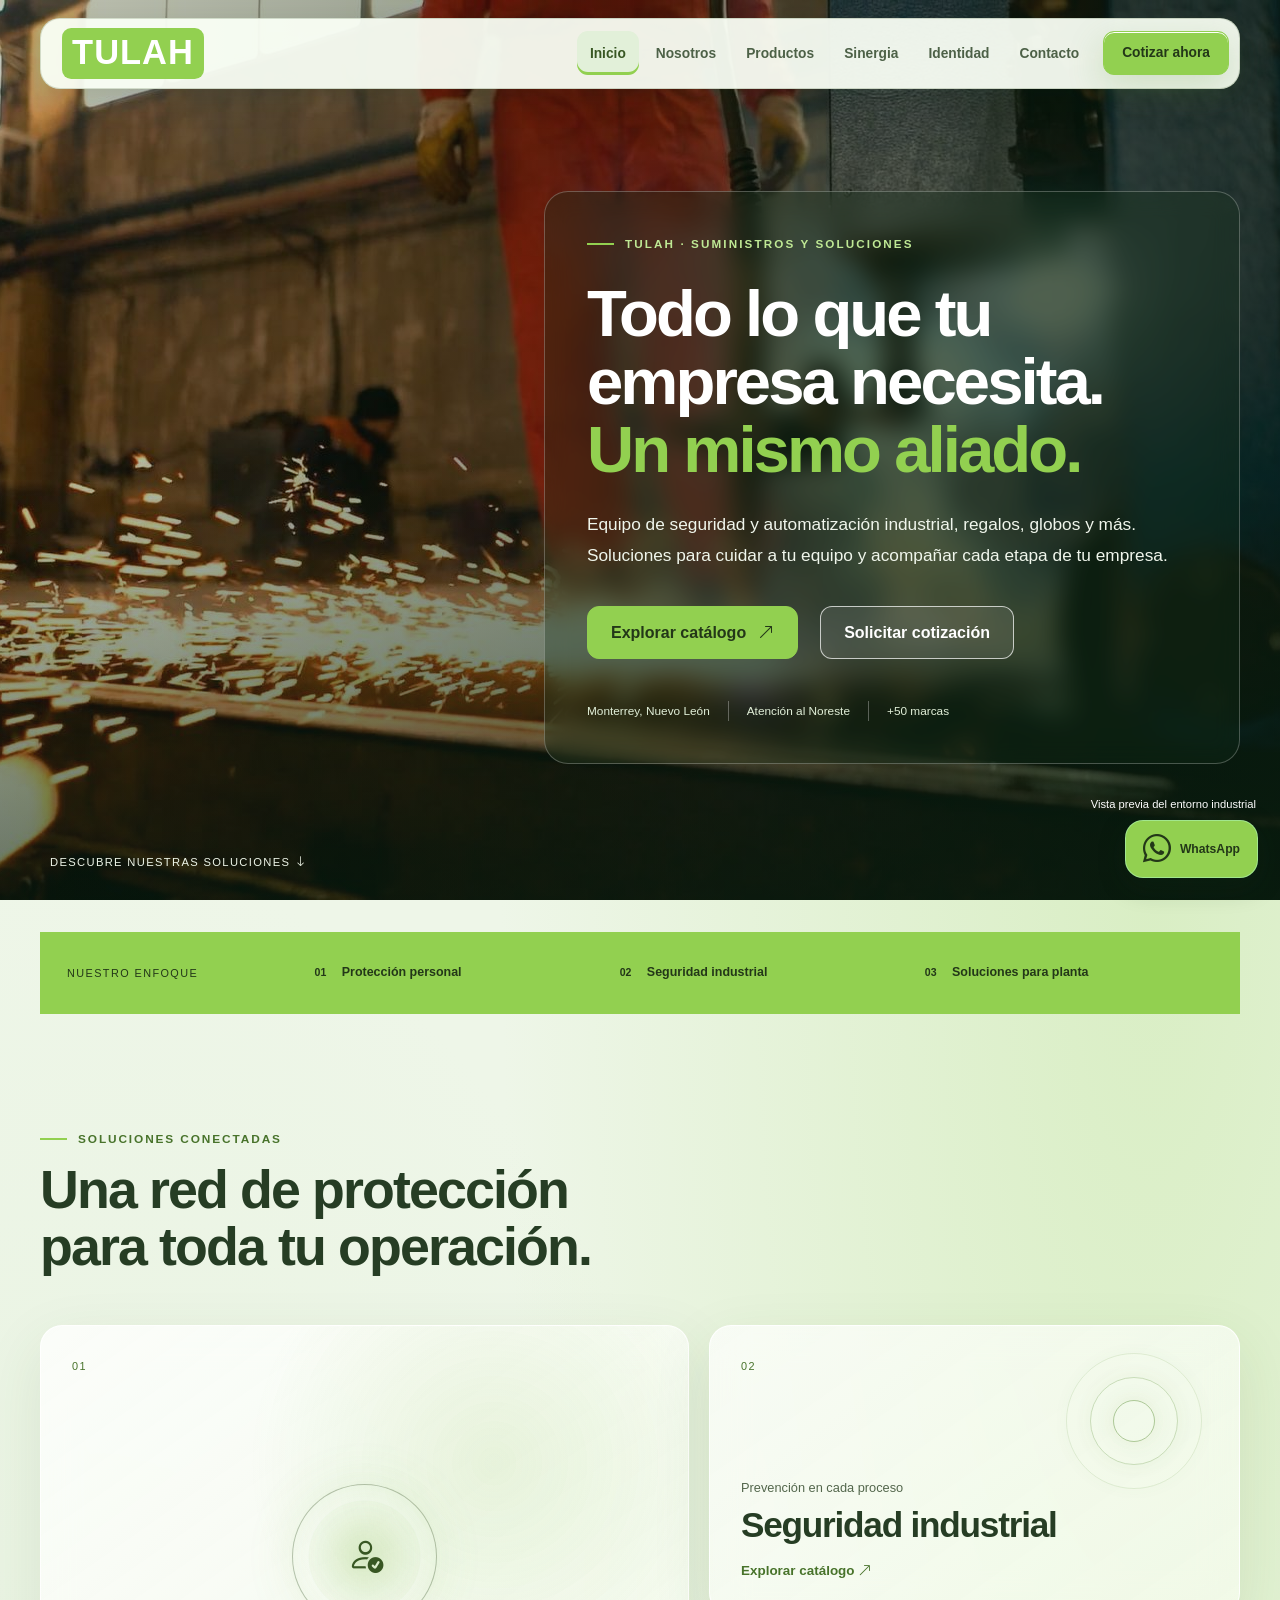
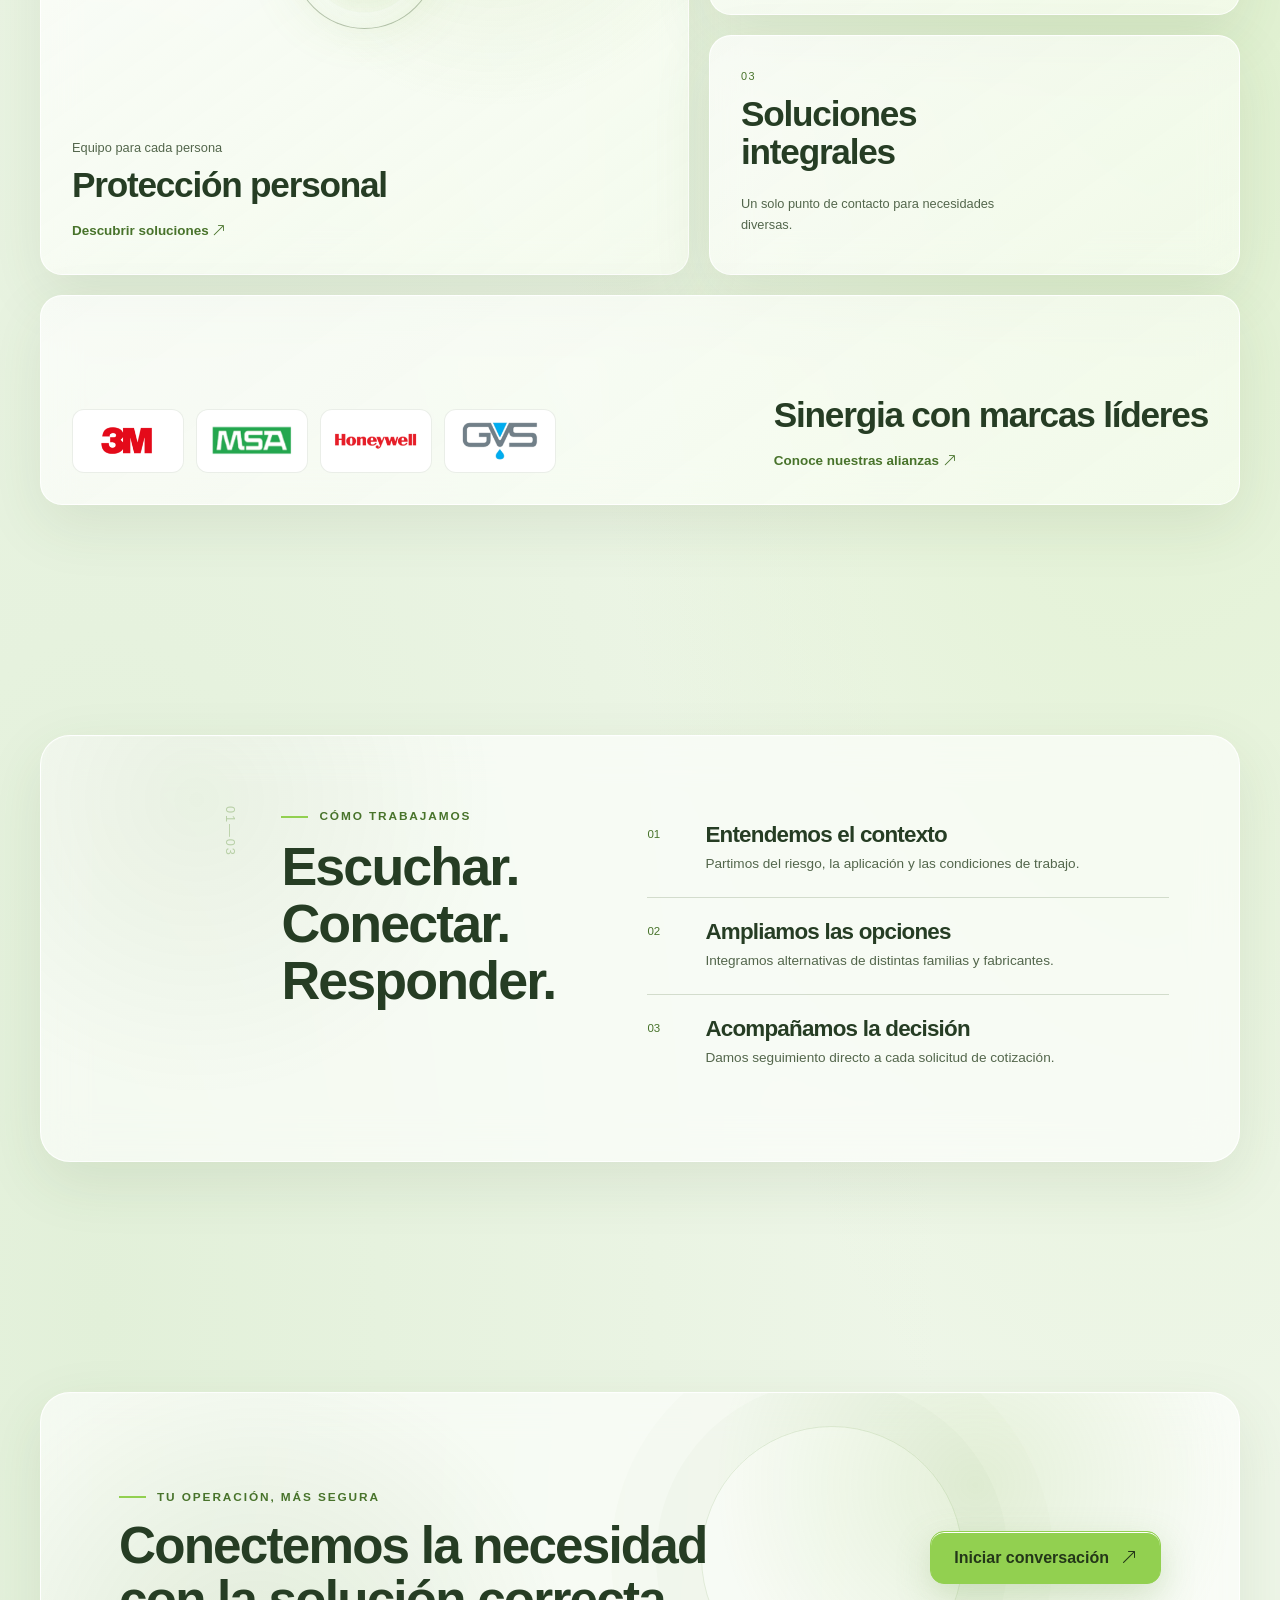
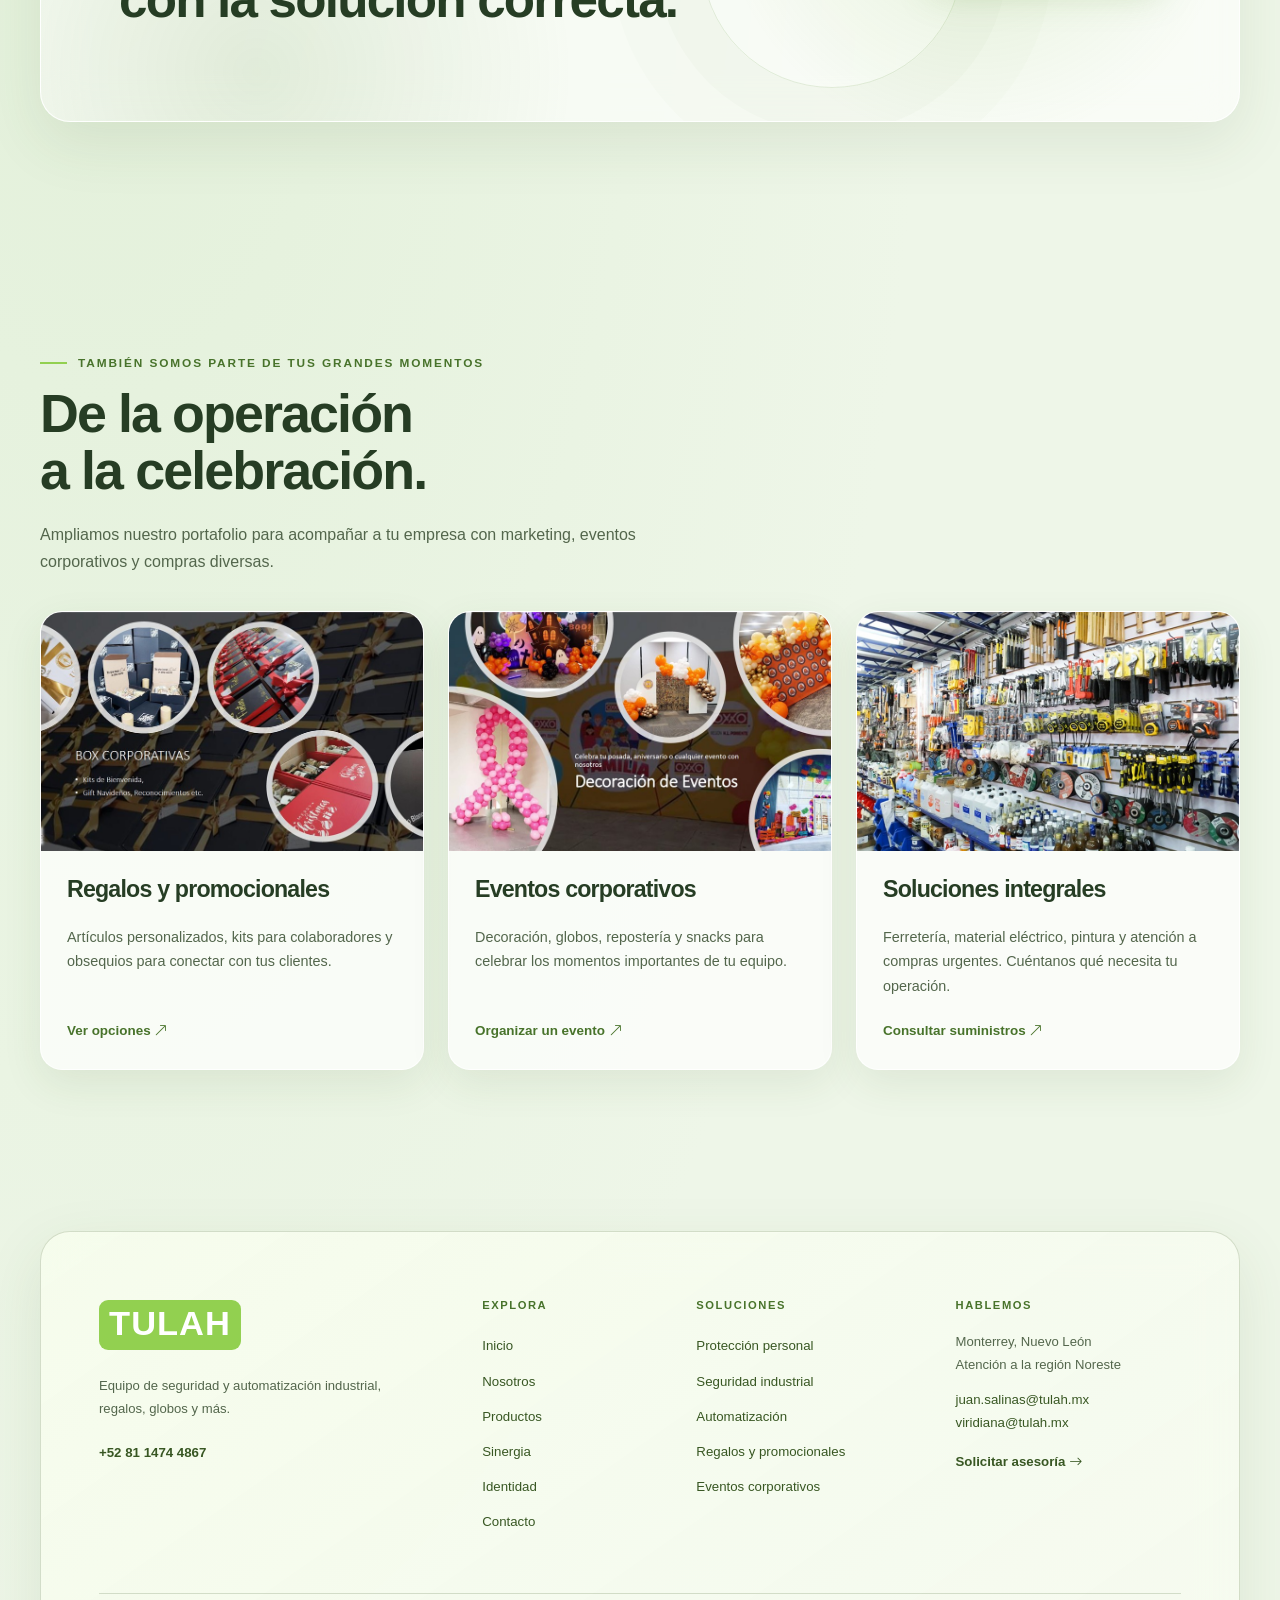
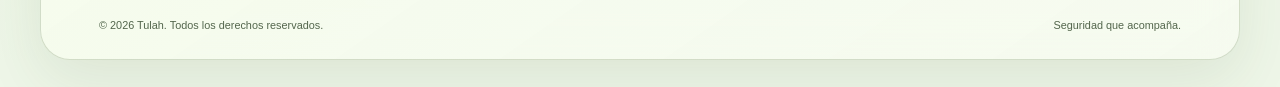
<file: propuesta-glassmorfismo/index.html>
<!doctype html>
<html lang="es" data-theme="glassmorphism">
<head>
  <meta charset="utf-8"><meta name="viewport" content="width=device-width, initial-scale=1">
  <meta name="description" content="Tulah: equipo de seguridad y automatización industrial, regalos, globos y soluciones integrales. Atención desde Monterrey para el Noreste de México."><meta name="theme-color" content="#92d050">
  <title>Tulah | Protección para una industria en movimiento</title><link rel="icon" href="assets/logo-tulah.svg" type="image/svg+xml"><link rel="stylesheet" href="assets/bootstrap-icons/bootstrap-icons.css"><link rel="stylesheet" href="css/styles.css"><link rel="stylesheet" href="css/brand.css">
  <script defer src="js/data.js"></script><script defer src="js/main.js"></script><script defer src="js/components.js"></script>
  <script defer src="js/hero-video.js"></script>
  <script defer src="js/motion.js"></script>
</head>
<body class="home-page">
  <div class="ambient" aria-hidden="true"><span class="orb orb-one"></span><span class="orb orb-two"></span><span class="orb orb-three"></span></div>
  <site-navbar></site-navbar>
  <main id="contenido">
    <section class="hero-film" aria-labelledby="hero-title">
      <hero-video>
        <img class="hero-poster" src="assets/hero-poster.jpg" alt="" width="1920" height="1080" fetchpriority="high">
        <video id="hero-background" autoplay muted loop playsinline preload="none" poster="assets/hero-poster.jpg" aria-hidden="true" tabindex="-1">
          <source data-src="assets/hero-industrial.mp4" type="video/mp4">
        </video>
      </hero-video>
      <div class="hero-inner"><div class="hero-copy">
        <p class="eyebrow"><span></span> TULAH · Suministros y soluciones</p>
        <h1 id="hero-title">Todo lo que tu<br>empresa necesita.<br><em>Un mismo aliado.</em></h1>
        <p class="hero-lead">Equipo de seguridad y automatización industrial, regalos, globos y más. Soluciones para cuidar a tu equipo y acompañar cada etapa de tu empresa.</p>
        <div class="button-row"><a class="button" href="productos.html">Explorar catálogo <span aria-hidden="true"><i class="bi bi-arrow-up-right" aria-hidden="true"></i></span></a><a class="button button-secondary" href="contacto.html">Solicitar cotización</a></div>
        <div class="hero-meta"><span>Monterrey, Nuevo León</span><span>Atención al Noreste</span><span>+50 marcas</span></div>
      </div></div>
      <a class="hero-scroll" href="#soluciones">Descubre nuestras soluciones <i class="bi bi-arrow-down" aria-hidden="true"></i></a>
      <button class="video-toggle" type="button" aria-controls="hero-background" hidden>Pausar video</button>
      <p class="video-status" role="status"></p>
    </section>
    <section class="signal-bar section-shell" data-reveal><p>Nuestro enfoque</p><div><span>01</span> Protección personal</div><div><span>02</span> Seguridad industrial</div><div><span>03</span> Soluciones para planta</div></section>
    <section class="section section-shell" id="soluciones"><div class="section-heading" data-reveal><p class="eyebrow"><span></span> Soluciones conectadas</p><h2>Una red de protección<br>para toda tu operación.</h2></div><div class="bento-grid"><a href="productos.html?q=proteccion" class="bento-card bento-large" data-reveal><span class="bento-index">01</span><div class="bento-icon"><i class="bi bi-person-check" aria-hidden="true"></i></div><div><p>Equipo para cada persona</p><h3>Protección personal</h3><span class="card-link">Descubrir soluciones <i class="bi bi-arrow-up-right" aria-hidden="true"></i></span></div></a><a href="productos.html?q=seguridad" class="bento-card bento-tall" data-reveal><span class="bento-index">02</span><div class="pulse-graphic"><i></i><i></i><i></i></div><div><p>Prevención en cada proceso</p><h3>Seguridad industrial</h3><span class="card-link">Explorar catálogo <i class="bi bi-arrow-up-right" aria-hidden="true"></i></span></div></a><a href="productos.html?q=soluciones" class="bento-card bento-small" data-reveal><span class="bento-index">03</span><h3>Soluciones integrales</h3><p>Un solo punto de contacto para necesidades diversas.</p></a><a href="sinergia.html" class="bento-card bento-wide" data-reveal><span class="brand-line" aria-label="Marcas aliadas"><span class="brand-badge"><img src="assets/marcas/3M.png" alt="3M" width="130" height="80" loading="lazy" decoding="async"></span><span class="brand-badge"><img src="assets/marcas/MSA.png" alt="MSA" width="119" height="52" loading="lazy" decoding="async"></span><span class="brand-badge"><img src="assets/marcas/Honeywell.png" alt="Honeywell" width="166" height="49" loading="lazy" decoding="async"></span><span class="brand-badge"><img src="assets/marcas/GVS.png" alt="GVS" width="152" height="75" loading="lazy" decoding="async"></span></span><div><h3>Sinergia con marcas líderes</h3><span class="card-link">Conoce nuestras alianzas <i class="bi bi-arrow-up-right" aria-hidden="true"></i></span></div></a></div></section>
    <section class="section section-shell"><div class="story-panel glass-card" data-reveal><div class="story-number">01—03</div><div><p class="eyebrow"><span></span> Cómo trabajamos</p><h2>Escuchar. Conectar.<br>Responder.</h2></div><div class="story-list"><article><span>01</span><h3>Entendemos el contexto</h3><p>Partimos del riesgo, la aplicación y las condiciones de trabajo.</p></article><article><span>02</span><h3>Ampliamos las opciones</h3><p>Integramos alternativas de distintas familias y fabricantes.</p></article><article><span>03</span><h3>Acompañamos la decisión</h3><p>Damos seguimiento directo a cada solicitud de cotización.</p></article></div></div></section>
    <section class="section section-shell"><div class="cta-panel glass-card" data-reveal><div><p class="eyebrow"><span></span> Tu operación, más segura</p><h2>Conectemos la necesidad<br>con la solución correcta.</h2></div><a class="button" href="contacto.html">Iniciar conversación <span aria-hidden="true"><i class="bi bi-arrow-up-right" aria-hidden="true"></i></span></a></div></section>
      <section class="section section-shell" aria-labelledby="servicios-title">
      <div class="services-heading"><p class="eyebrow"><span></span> También somos parte de tus grandes momentos</p><h2 id="servicios-title">De la operación<br>a la celebración.</h2><p>Ampliamos nuestro portafolio para acompañar a tu empresa con marketing, eventos corporativos y compras diversas.</p></div>
      <div class="service-grid">
        <article class="service-card"><img src="assets/corporativos.jpg" alt="Selección de regalos y kits corporativos del catálogo Tulah" width="900" height="600" loading="lazy"><div><h3>Regalos y promocionales</h3><p>Artículos personalizados, kits para colaboradores y obsequios para conectar con tus clientes.</p><a class="text-link" href="productos.html?q=promocionales">Ver opciones <span aria-hidden="true"><i class="bi bi-arrow-up-right" aria-hidden="true"></i></span></a></div></article>
        <article class="service-card"><img src="assets/eventos.jpg" alt="Decoración con globos y ambientación de eventos del catálogo Tulah" width="900" height="600" loading="lazy"><div><h3>Eventos corporativos</h3><p>Decoración, globos, repostería y snacks para celebrar los momentos importantes de tu equipo.</p><a class="text-link" href="productos.html?q=eventos">Organizar un evento <span aria-hidden="true"><i class="bi bi-arrow-up-right" aria-hidden="true"></i></span></a></div></article>
        <article class="service-card"><img src="assets/ferreteria.jpg" alt="Suministros y herramientas de ferretería del catálogo Tulah" width="900" height="600" loading="lazy"><div><h3>Soluciones integrales</h3><p>Ferretería, material eléctrico, pintura y atención a compras urgentes. Cuéntanos qué necesita tu operación.</p><a class="text-link" href="productos.html?q=integrales">Consultar suministros <span aria-hidden="true"><i class="bi bi-arrow-up-right" aria-hidden="true"></i></span></a></div></article>
      </div>
    </section>
  </main>
  <site-footer></site-footer><whatsapp-float></whatsapp-float>
</body>
</html>
</file>
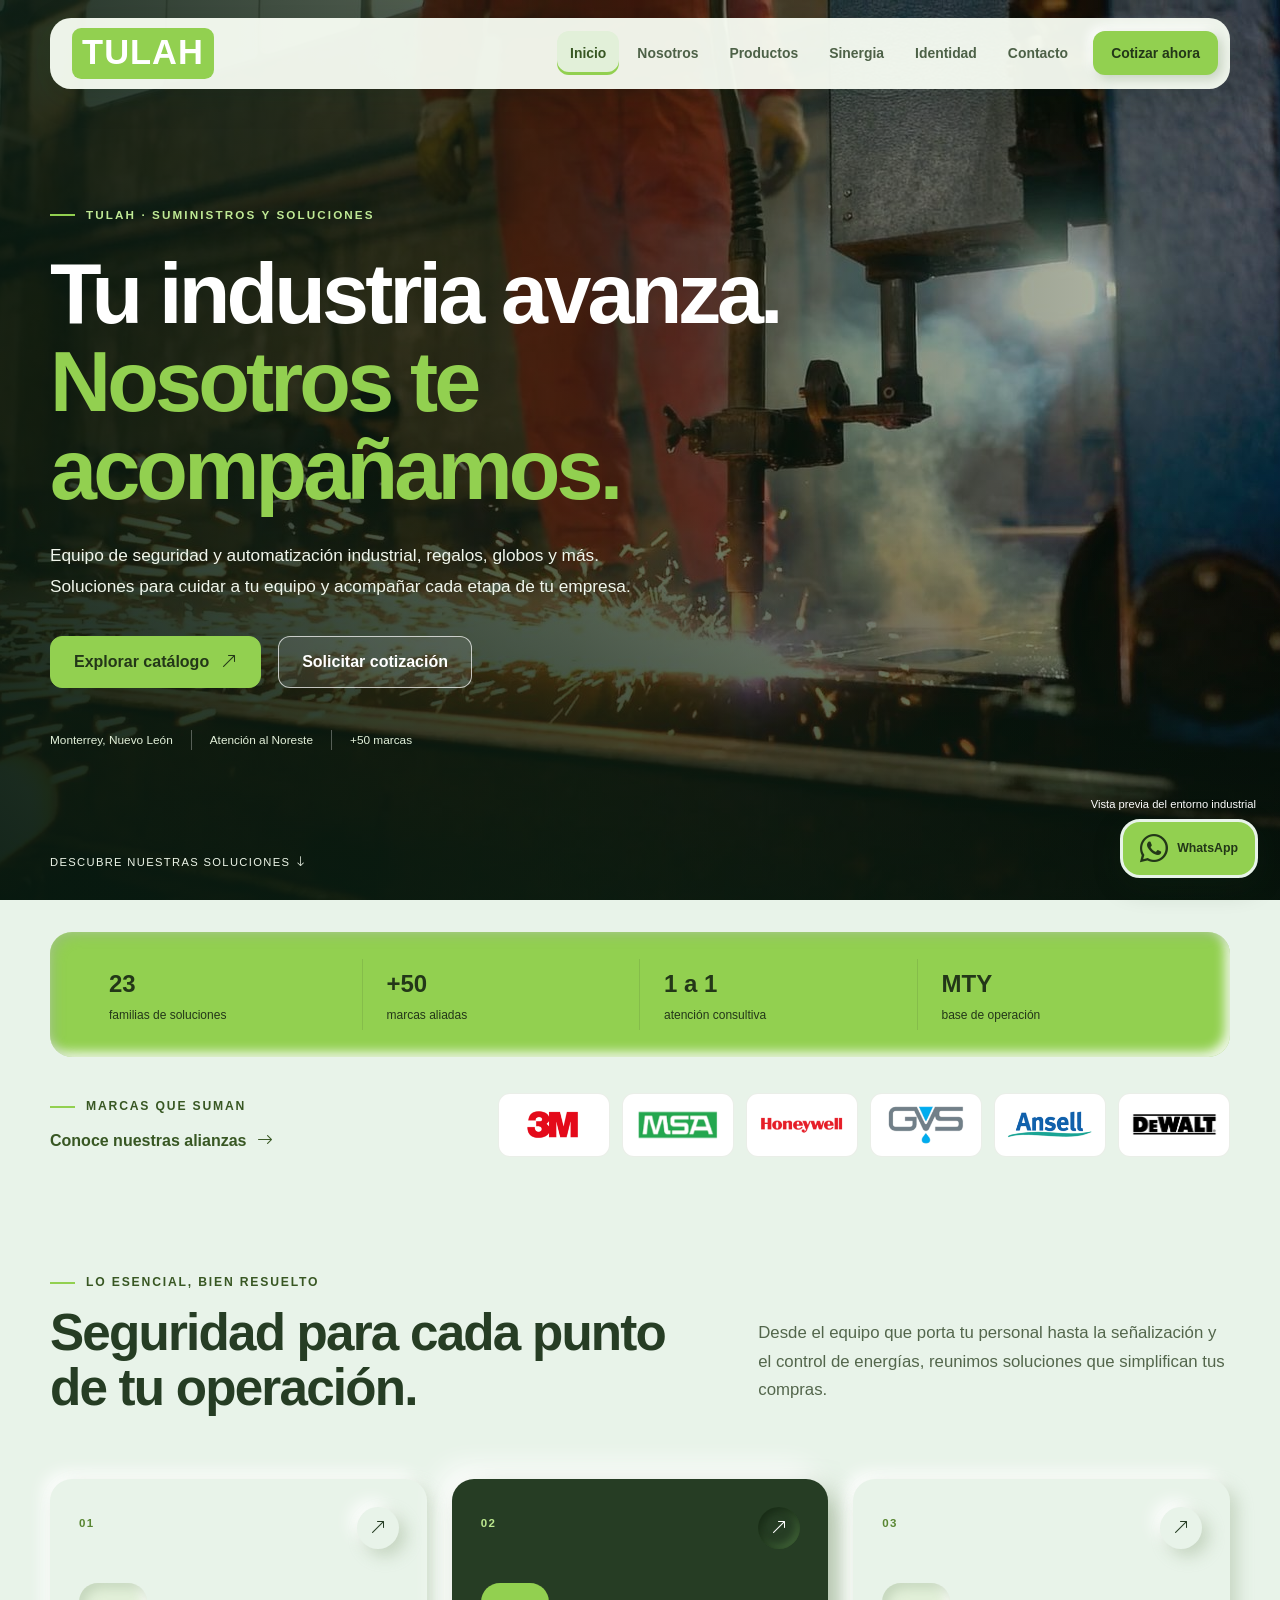
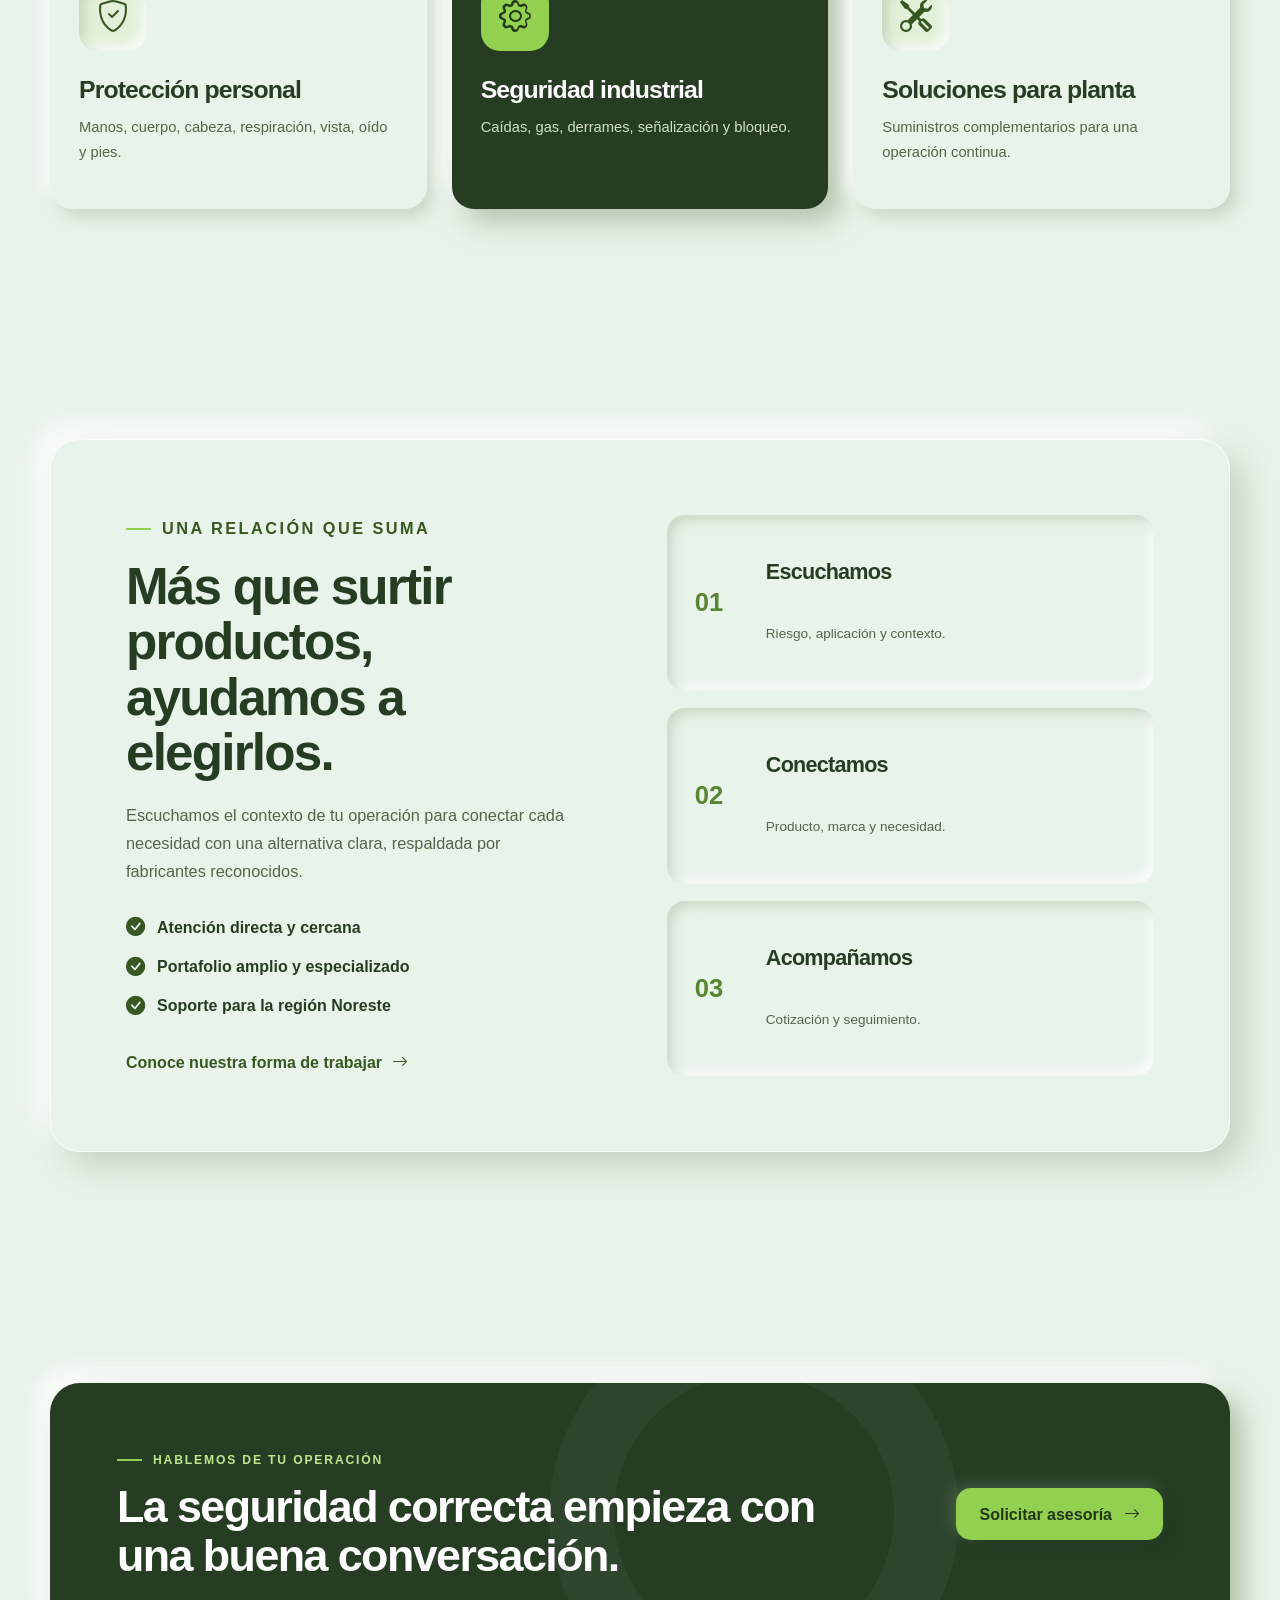
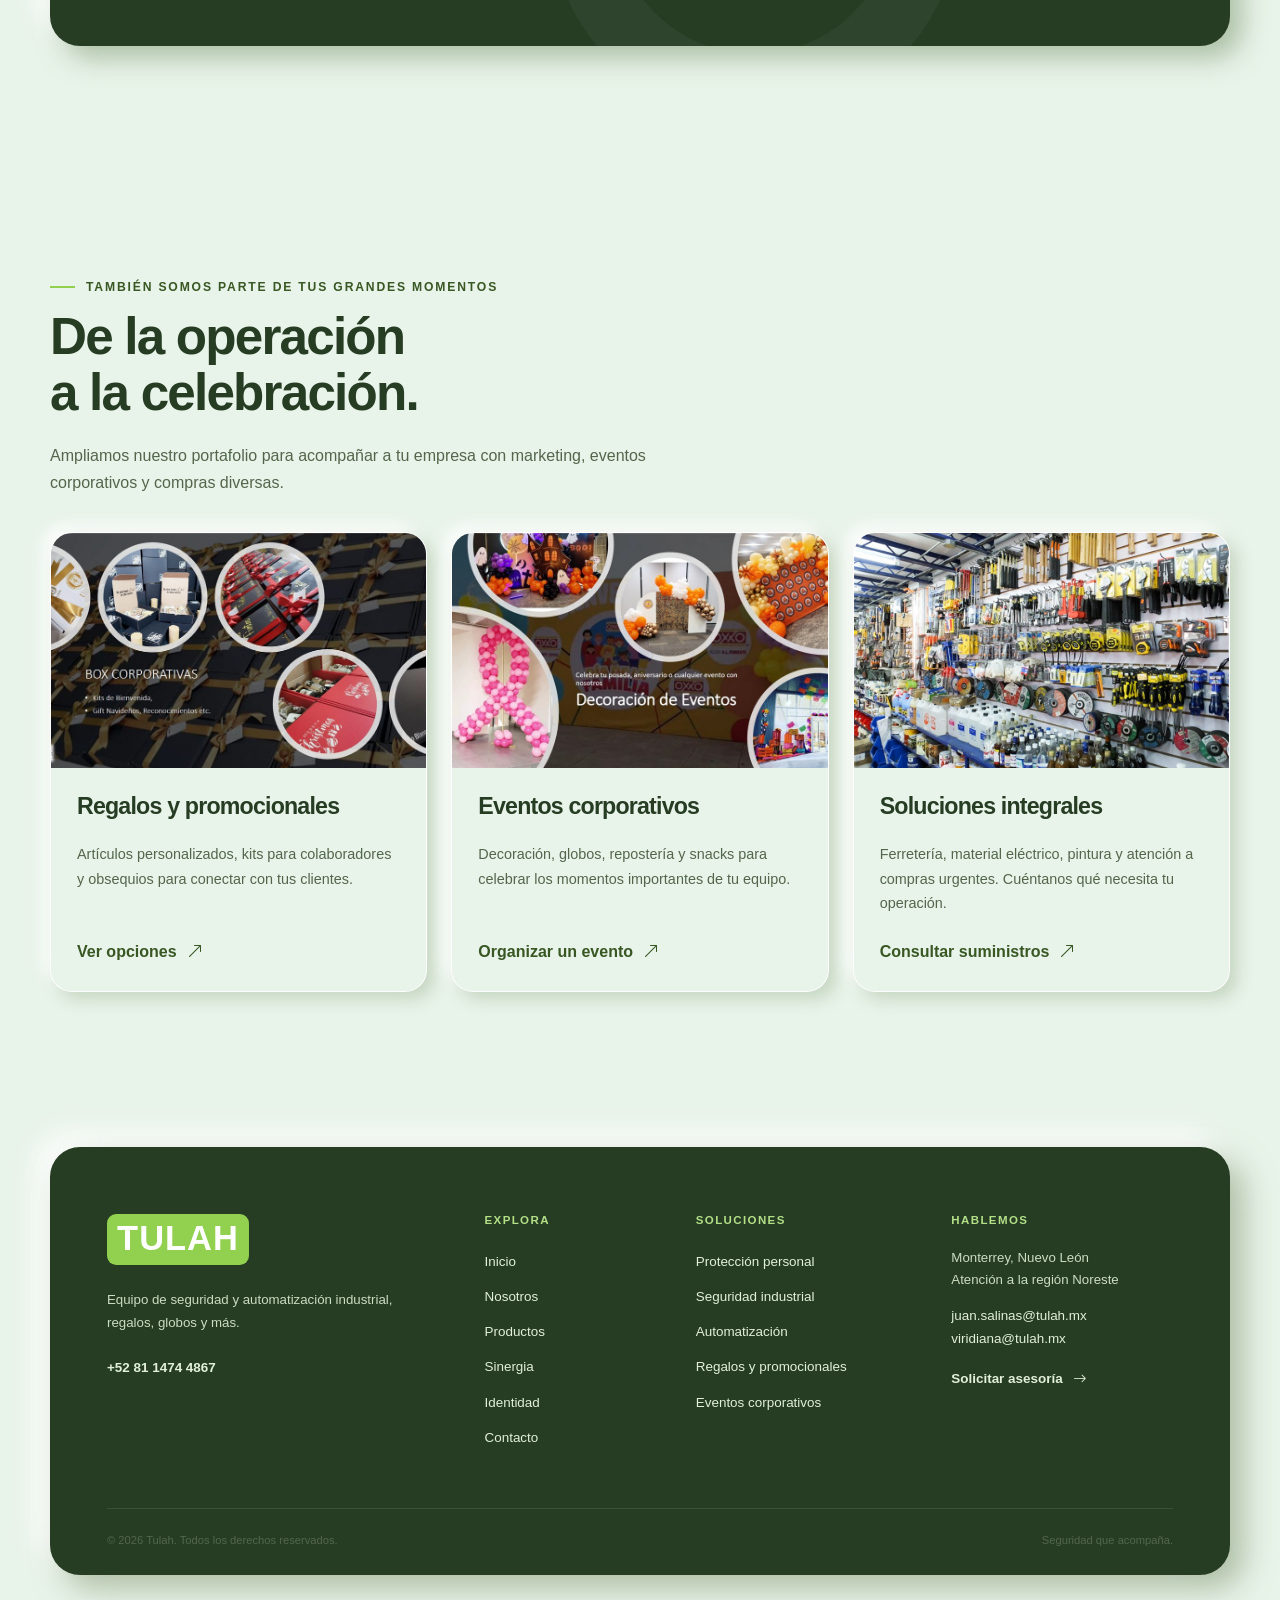
<file: propuesta-neumorfismo/index.html>
<!doctype html>
<html lang="es" data-theme="neumorphism">
<head>
  <meta charset="utf-8">
  <meta name="viewport" content="width=device-width, initial-scale=1">
  <meta name="description" content="Tulah: equipo de seguridad y automatización industrial, regalos, globos y soluciones integrales. Atención desde Monterrey para el Noreste de México.">
  <meta name="theme-color" content="#92d050">
  <title>Tulah | Seguridad industrial que acompaña</title>
  <link rel="icon" href="assets/logo-tulah.svg" type="image/svg+xml">
  <link rel="stylesheet" href="assets/bootstrap-icons/bootstrap-icons.css"><link rel="stylesheet" href="css/styles.css"><link rel="stylesheet" href="css/brand.css">
  <script defer src="js/data.js"></script><script defer src="js/main.js"></script><script defer src="js/components.js"></script>
  <script defer src="js/hero-video.js"></script>
  <script defer src="js/motion.js"></script>
</head>
<body class="home-page">
  <site-navbar></site-navbar>
  <main id="contenido">
    <section class="hero-film" aria-labelledby="hero-title">
      <hero-video>
        <img class="hero-poster" src="assets/hero-poster.jpg" alt="" width="1920" height="1080" fetchpriority="high">
        <video id="hero-background" autoplay muted loop playsinline preload="none" poster="assets/hero-poster.jpg" aria-hidden="true" tabindex="-1">
          <source data-src="assets/hero-industrial.mp4" type="video/mp4">
        </video>
      </hero-video>
      <div class="hero-inner"><div class="hero-copy">
        <p class="eyebrow"><span></span> TULAH · Suministros y soluciones</p>
        <h1 id="hero-title">Tu industria avanza.<br><em>Nosotros te<br>acompañamos.</em></h1>
        <p class="hero-lead">Equipo de seguridad y automatización industrial, regalos, globos y más. Soluciones para cuidar a tu equipo y acompañar cada etapa de tu empresa.</p>
        <div class="button-row"><a class="button" href="productos.html">Explorar catálogo <span aria-hidden="true"><i class="bi bi-arrow-up-right" aria-hidden="true"></i></span></a><a class="button button-secondary" href="contacto.html">Solicitar cotización</a></div>
        <div class="hero-meta"><span>Monterrey, Nuevo León</span><span>Atención al Noreste</span><span>+50 marcas</span></div>
      </div></div>
      <a class="hero-scroll" href="#soluciones">Descubre nuestras soluciones <i class="bi bi-arrow-down" aria-hidden="true"></i></a>
      <button class="video-toggle" type="button" aria-controls="hero-background" hidden>Pausar video</button>
      <p class="video-status" role="status"></p>
    </section>

    <section class="trust-strip section-shell" aria-label="Capacidades de Tulah" data-reveal>
      <div><strong>23</strong><span>familias de soluciones</span></div><div><strong>+50</strong><span>marcas aliadas</span></div><div><strong>1 a 1</strong><span>atención consultiva</span></div><div><strong>MTY</strong><span>base de operación</span></div>
    </section>

    <section class="home-partner-panel section-shell" aria-label="Marcas aliadas">
      <div><p class="eyebrow"><span></span> Marcas que suman</p><a class="text-link" href="sinergia.html">Conoce nuestras alianzas <i class="bi bi-arrow-right" aria-hidden="true"></i></a></div>
      <div class="brand-line"><span class="brand-badge"><img src="assets/marcas/3M.png" alt="3M" width="130" height="80" loading="lazy" decoding="async"></span><span class="brand-badge"><img src="assets/marcas/MSA.png" alt="MSA" width="119" height="52" loading="lazy" decoding="async"></span><span class="brand-badge"><img src="assets/marcas/Honeywell.png" alt="Honeywell" width="166" height="49" loading="lazy" decoding="async"></span><span class="brand-badge"><img src="assets/marcas/GVS.png" alt="GVS" width="152" height="75" loading="lazy" decoding="async"></span><span class="brand-badge"><img src="assets/marcas/Ansell.png" alt="Ansell" width="176" height="77" loading="lazy" decoding="async"></span><span class="brand-badge"><img src="assets/marcas/DeWalt.png" alt="DeWalt" width="183" height="60" loading="lazy" decoding="async"></span></div>
    </section>

    <section class="section section-shell" id="soluciones">
      <div class="section-heading split-heading" data-reveal><div><p class="eyebrow"><span></span> Lo esencial, bien resuelto</p><h2>Seguridad para cada punto de tu operación.</h2></div><p>Desde el equipo que porta tu personal hasta la señalización y el control de energías, reunimos soluciones que simplifican tus compras.</p></div>
      <div class="category-grid">
        <a class="category-card" href="productos.html?q=proteccion" data-reveal><span class="category-number">01</span><div class="category-symbol"><i class="bi bi-shield-check" aria-hidden="true"></i></div><h3>Protección personal</h3><p>Manos, cuerpo, cabeza, respiración, vista, oído y pies.</p><span class="card-arrow" aria-hidden="true"><i class="bi bi-arrow-up-right" aria-hidden="true"></i></span></a>
        <a class="category-card featured" href="productos.html?q=seguridad" data-reveal><span class="category-number">02</span><div class="category-symbol"><i class="bi bi-gear" aria-hidden="true"></i></div><h3>Seguridad industrial</h3><p>Caídas, gas, derrames, señalización y bloqueo.</p><span class="card-arrow" aria-hidden="true"><i class="bi bi-arrow-up-right" aria-hidden="true"></i></span></a>
        <a class="category-card" href="productos.html?q=soluciones" data-reveal><span class="category-number">03</span><div class="category-symbol"><i class="bi bi-tools" aria-hidden="true"></i></div><h3>Soluciones para planta</h3><p>Suministros complementarios para una operación continua.</p><span class="card-arrow" aria-hidden="true"><i class="bi bi-arrow-up-right" aria-hidden="true"></i></span></a>
      </div>
    </section>

    <section class="section section-shell">
      <div class="feature-panel neu-panel" data-reveal>
        <div class="feature-copy"><p class="eyebrow"><span></span> Una relación que suma</p><h2>Más que surtir productos, ayudamos a elegirlos.</h2><p>Escuchamos el contexto de tu operación para conectar cada necesidad con una alternativa clara, respaldada por fabricantes reconocidos.</p><ul class="check-list"><li><i class="bi bi-check-circle-fill" aria-hidden="true"></i>Atención directa y cercana</li><li><i class="bi bi-check-circle-fill" aria-hidden="true"></i>Portafolio amplio y especializado</li><li><i class="bi bi-check-circle-fill" aria-hidden="true"></i>Soporte para la región Noreste</li></ul><a class="text-link" href="nosotros.html">Conoce nuestra forma de trabajar <span aria-hidden="true"><i class="bi bi-arrow-right" aria-hidden="true"></i></span></a></div>
        <div class="feature-steps"><div><span>01</span><h3>Escuchamos</h3><p>Riesgo, aplicación y contexto.</p></div><div><span>02</span><h3>Conectamos</h3><p>Producto, marca y necesidad.</p></div><div><span>03</span><h3>Acompañamos</h3><p>Cotización y seguimiento.</p></div></div>
      </div>
    </section>

    <section class="section section-shell"><div class="cta-panel" data-reveal><div><p class="eyebrow light"><span></span> Hablemos de tu operación</p><h2>La seguridad correcta empieza con una buena conversación.</h2></div><a class="button button-light" href="contacto.html">Solicitar asesoría <span aria-hidden="true"><i class="bi bi-arrow-right" aria-hidden="true"></i></span></a></div></section>
      <section class="section section-shell" aria-labelledby="servicios-title">
      <div class="services-heading"><p class="eyebrow"><span></span> También somos parte de tus grandes momentos</p><h2 id="servicios-title">De la operación<br>a la celebración.</h2><p>Ampliamos nuestro portafolio para acompañar a tu empresa con marketing, eventos corporativos y compras diversas.</p></div>
      <div class="service-grid">
        <article class="service-card"><img src="assets/corporativos.jpg" alt="Selección de regalos y kits corporativos del catálogo Tulah" width="900" height="600" loading="lazy"><div><h3>Regalos y promocionales</h3><p>Artículos personalizados, kits para colaboradores y obsequios para conectar con tus clientes.</p><a class="text-link" href="productos.html?q=promocionales">Ver opciones <span aria-hidden="true"><i class="bi bi-arrow-up-right" aria-hidden="true"></i></span></a></div></article>
        <article class="service-card"><img src="assets/eventos.jpg" alt="Decoración con globos y ambientación de eventos del catálogo Tulah" width="900" height="600" loading="lazy"><div><h3>Eventos corporativos</h3><p>Decoración, globos, repostería y snacks para celebrar los momentos importantes de tu equipo.</p><a class="text-link" href="productos.html?q=eventos">Organizar un evento <span aria-hidden="true"><i class="bi bi-arrow-up-right" aria-hidden="true"></i></span></a></div></article>
        <article class="service-card"><img src="assets/ferreteria.jpg" alt="Suministros y herramientas de ferretería del catálogo Tulah" width="900" height="600" loading="lazy"><div><h3>Soluciones integrales</h3><p>Ferretería, material eléctrico, pintura y atención a compras urgentes. Cuéntanos qué necesita tu operación.</p><a class="text-link" href="productos.html?q=integrales">Consultar suministros <span aria-hidden="true"><i class="bi bi-arrow-up-right" aria-hidden="true"></i></span></a></div></article>
      </div>
    </section>
  </main>
  <site-footer></site-footer><whatsapp-float></whatsapp-float>
</body>
</html>
</file>
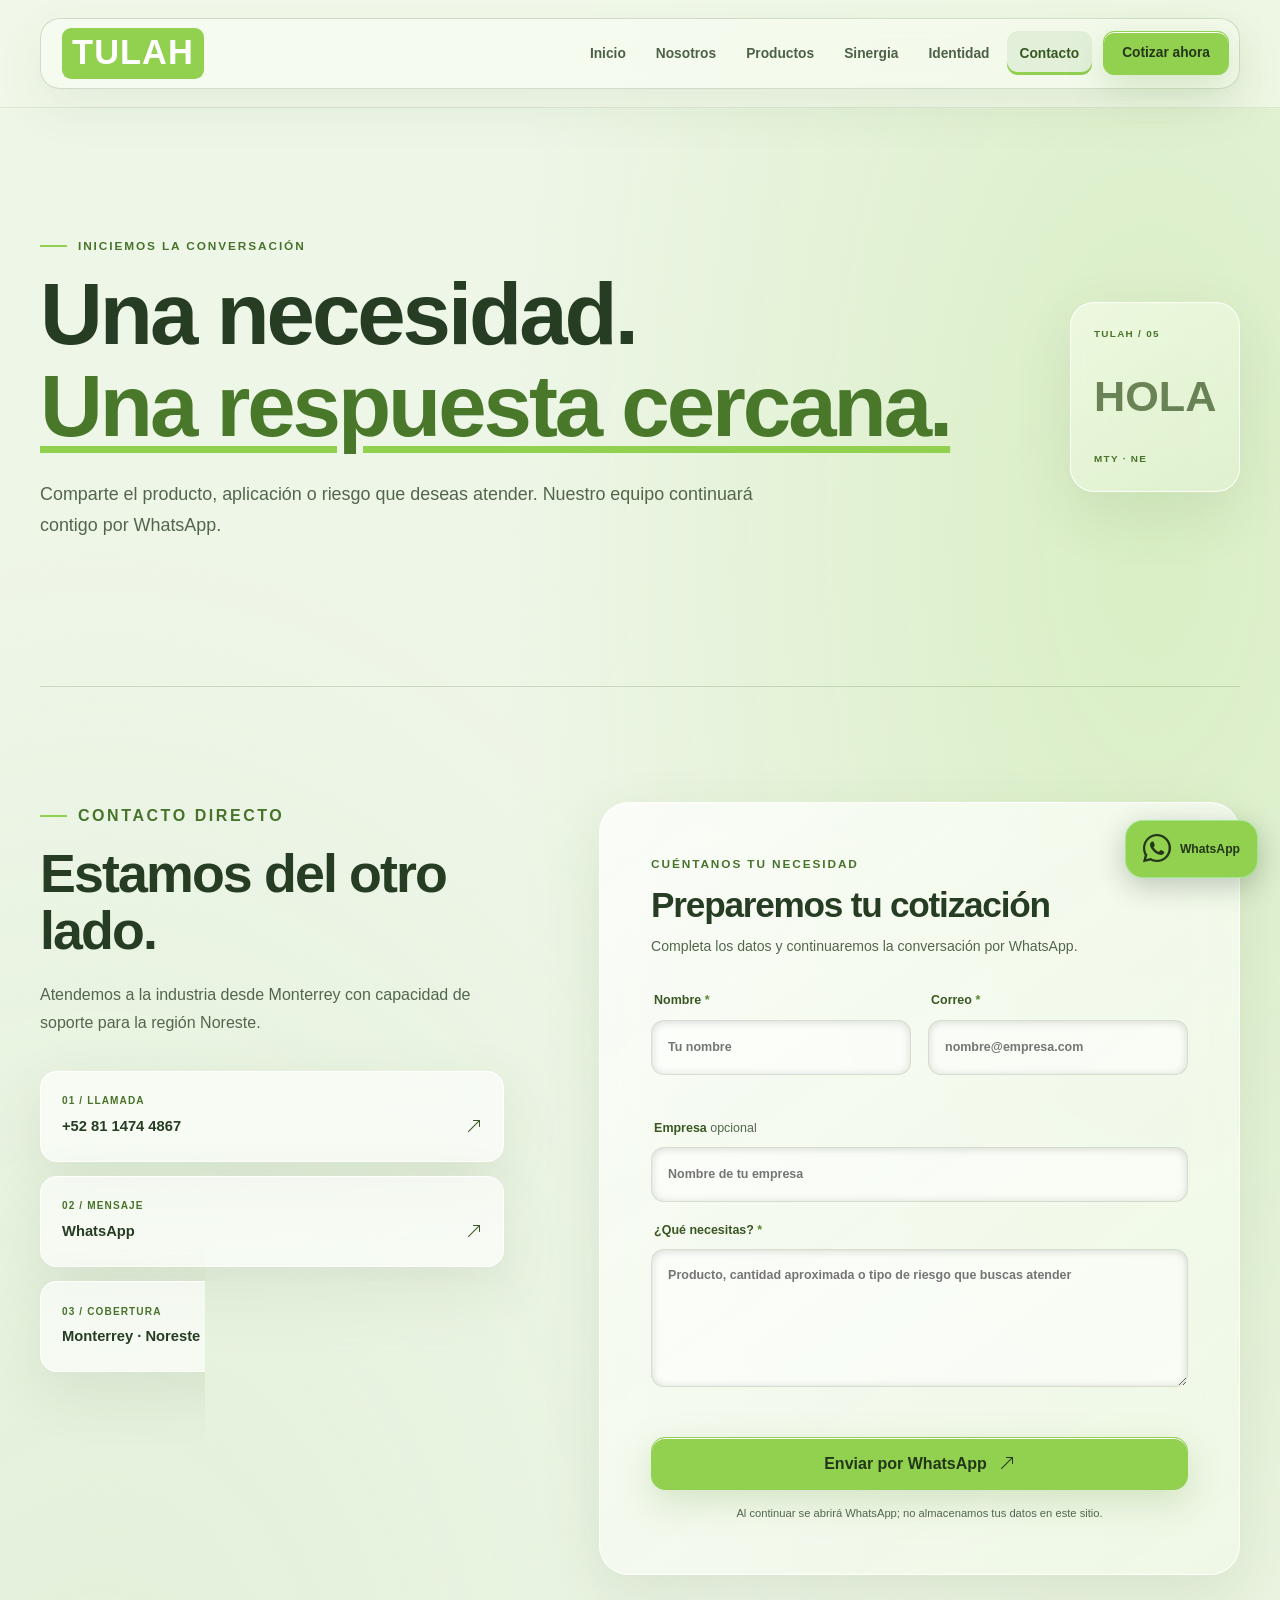
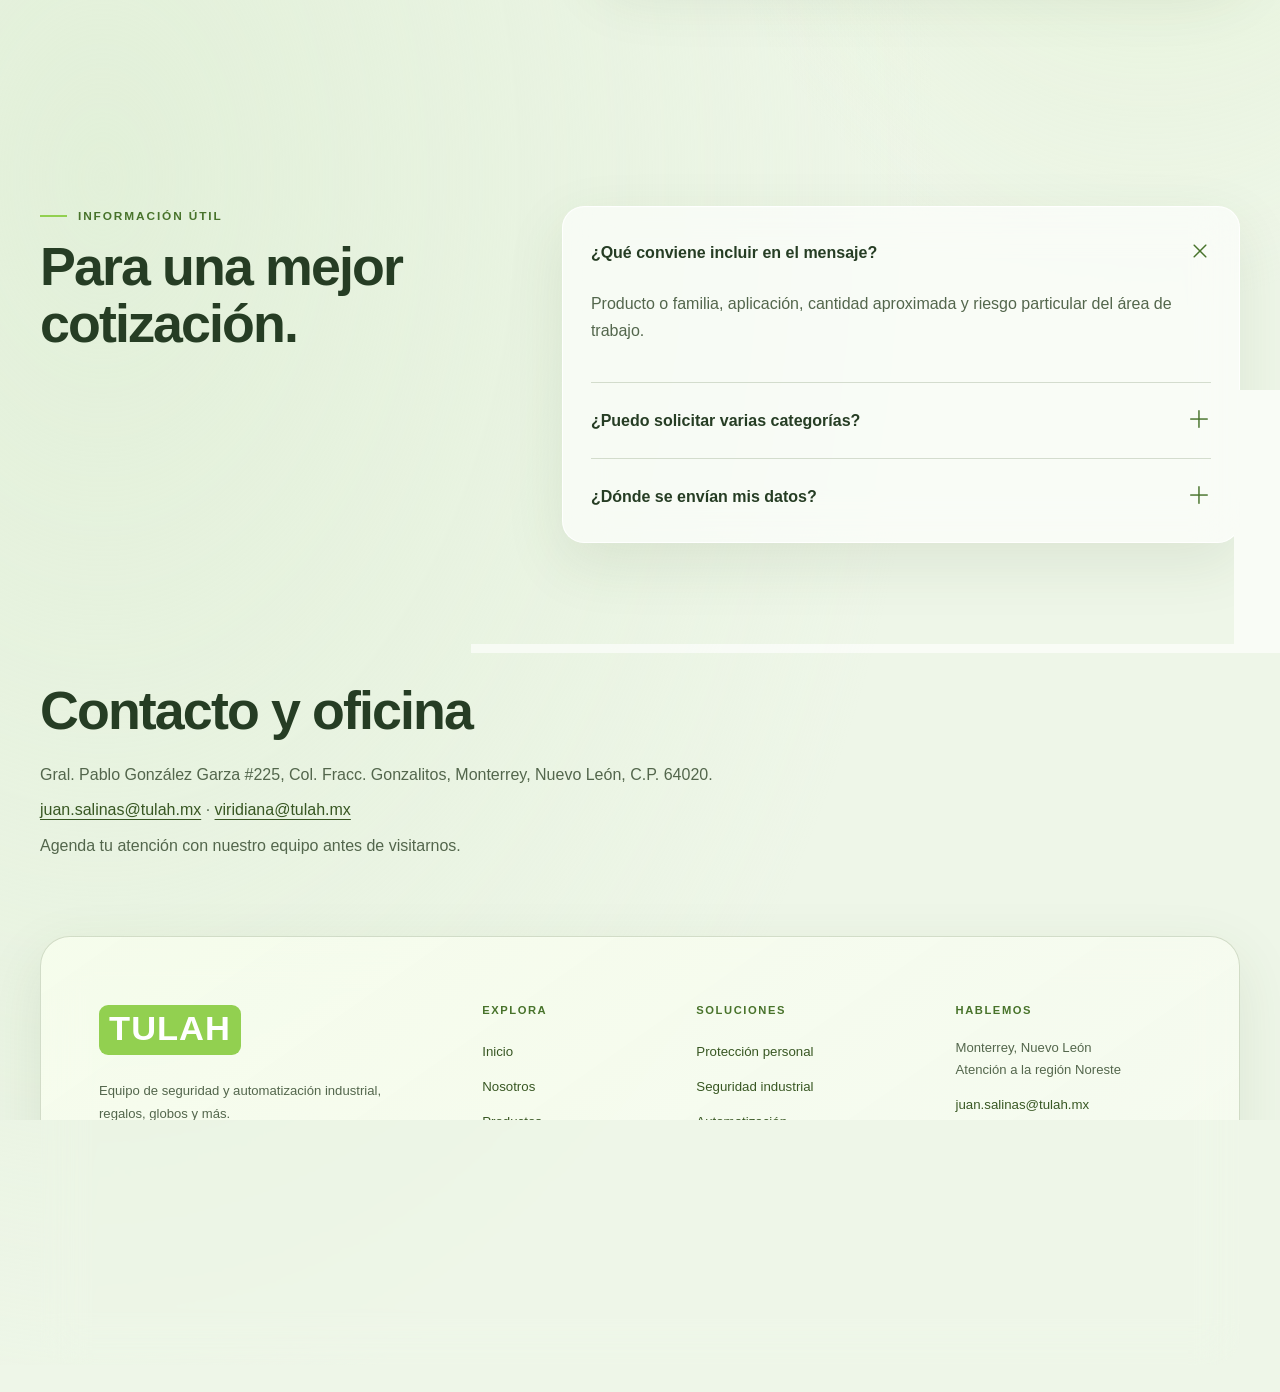
<file: propuesta-glassmorfismo/contacto.html>
<!doctype html>
<html lang="es" data-theme="glassmorphism">
<head>
  <meta charset="utf-8"><meta name="viewport" content="width=device-width, initial-scale=1"><meta name="description" content="Solicita información y cotizaciones de seguridad industrial a Tulah por WhatsApp."><meta name="theme-color" content="#92d050">
  <title>Conversemos | Contacto Tulah</title><link rel="icon" href="assets/logo-tulah.svg" type="image/svg+xml"><link rel="stylesheet" href="assets/bootstrap-icons/bootstrap-icons.css"><link rel="stylesheet" href="css/styles.css"><link rel="stylesheet" href="css/brand.css"><script defer src="js/data.js"></script><script defer src="js/main.js"></script><script defer src="js/components.js"></script>
  <script defer src="js/motion.js"></script>
</head>
<body>
  <div class="ambient" aria-hidden="true"><span class="orb orb-one"></span><span class="orb orb-two"></span><span class="orb orb-three"></span></div><site-navbar></site-navbar>
  <main id="contenido"><section class="page-hero contact-page-hero section-shell"><div data-reveal><p class="eyebrow"><span></span> Iniciemos la conversación</p><h1>Una necesidad.<br><em>Una respuesta cercana.</em></h1><p>Comparte el producto, aplicación o riesgo que deseas atender. Nuestro equipo continuará contigo por WhatsApp.</p></div><div class="page-code glass-card" aria-hidden="true"><small>TULAH / 05</small><strong>HOLA</strong><span>MTY · NE</span></div></section>
    <section class="section section-shell contact-grid"><div class="contact-rail" data-reveal><div><p class="eyebrow"><span></span> Contacto directo</p><h2>Estamos del otro lado.</h2><p>Atendemos a la industria desde Monterrey con capacidad de soporte para la región Noreste.</p></div><div class="contact-links"><a class="glass-card" href="tel:+528114744867"><small>01 / Llamada</small><strong>+52 81 1474 4867</strong><span><i class="bi bi-arrow-up-right" aria-hidden="true"></i></span></a><a class="glass-card" target="_blank" rel="noopener" href="https://wa.me/528114744867?text=Hola%20Tulah%2C%20quisiera%20solicitar%20informaci%C3%B3n."><small>02 / Mensaje</small><strong>WhatsApp</strong><span><i class="bi bi-arrow-up-right" aria-hidden="true"></i></span></a><div class="glass-card"><small>03 / Cobertura</small><strong>Monterrey · Noreste</strong><span class="live-dot"></span></div></div></div><div class="form-panel glass-card" data-reveal><contact-form></contact-form></div></section>
    <section class="section section-shell"><div class="faq-layout"><div data-reveal><p class="eyebrow"><span></span> Información útil</p><h2>Para una mejor<br>cotización.</h2></div><div class="faq-list glass-card" data-reveal><details open><summary>¿Qué conviene incluir en el mensaje?<span aria-hidden="true"><i class="bi bi-plus-lg"></i></span></summary><p>Producto o familia, aplicación, cantidad aproximada y riesgo particular del área de trabajo.</p></details><details><summary>¿Puedo solicitar varias categorías?<span aria-hidden="true"><i class="bi bi-plus-lg"></i></span></summary><p>Sí. Podemos coordinar productos de distintas familias dentro de una sola atención.</p></details><details><summary>¿Dónde se envían mis datos?<span aria-hidden="true"><i class="bi bi-plus-lg"></i></span></summary><p>El formulario únicamente prepara la información y abre WhatsApp para que tú confirmes el envío.</p></details></div></div></section>
  <section class="section-shell business-details" aria-label="Dirección y correos de Tulah"><h2>Contacto y oficina</h2><p>Gral. Pablo González Garza #225, Col. Fracc. Gonzalitos, Monterrey, Nuevo León, C.P. 64020.</p><p><a href="mailto:juan.salinas@tulah.mx">juan.salinas@tulah.mx</a> · <a href="mailto:viridiana@tulah.mx">viridiana@tulah.mx</a></p><p>Agenda tu atención con nuestro equipo antes de visitarnos.</p></section></main><site-footer></site-footer><whatsapp-float></whatsapp-float>
</body>
</html>
</file>
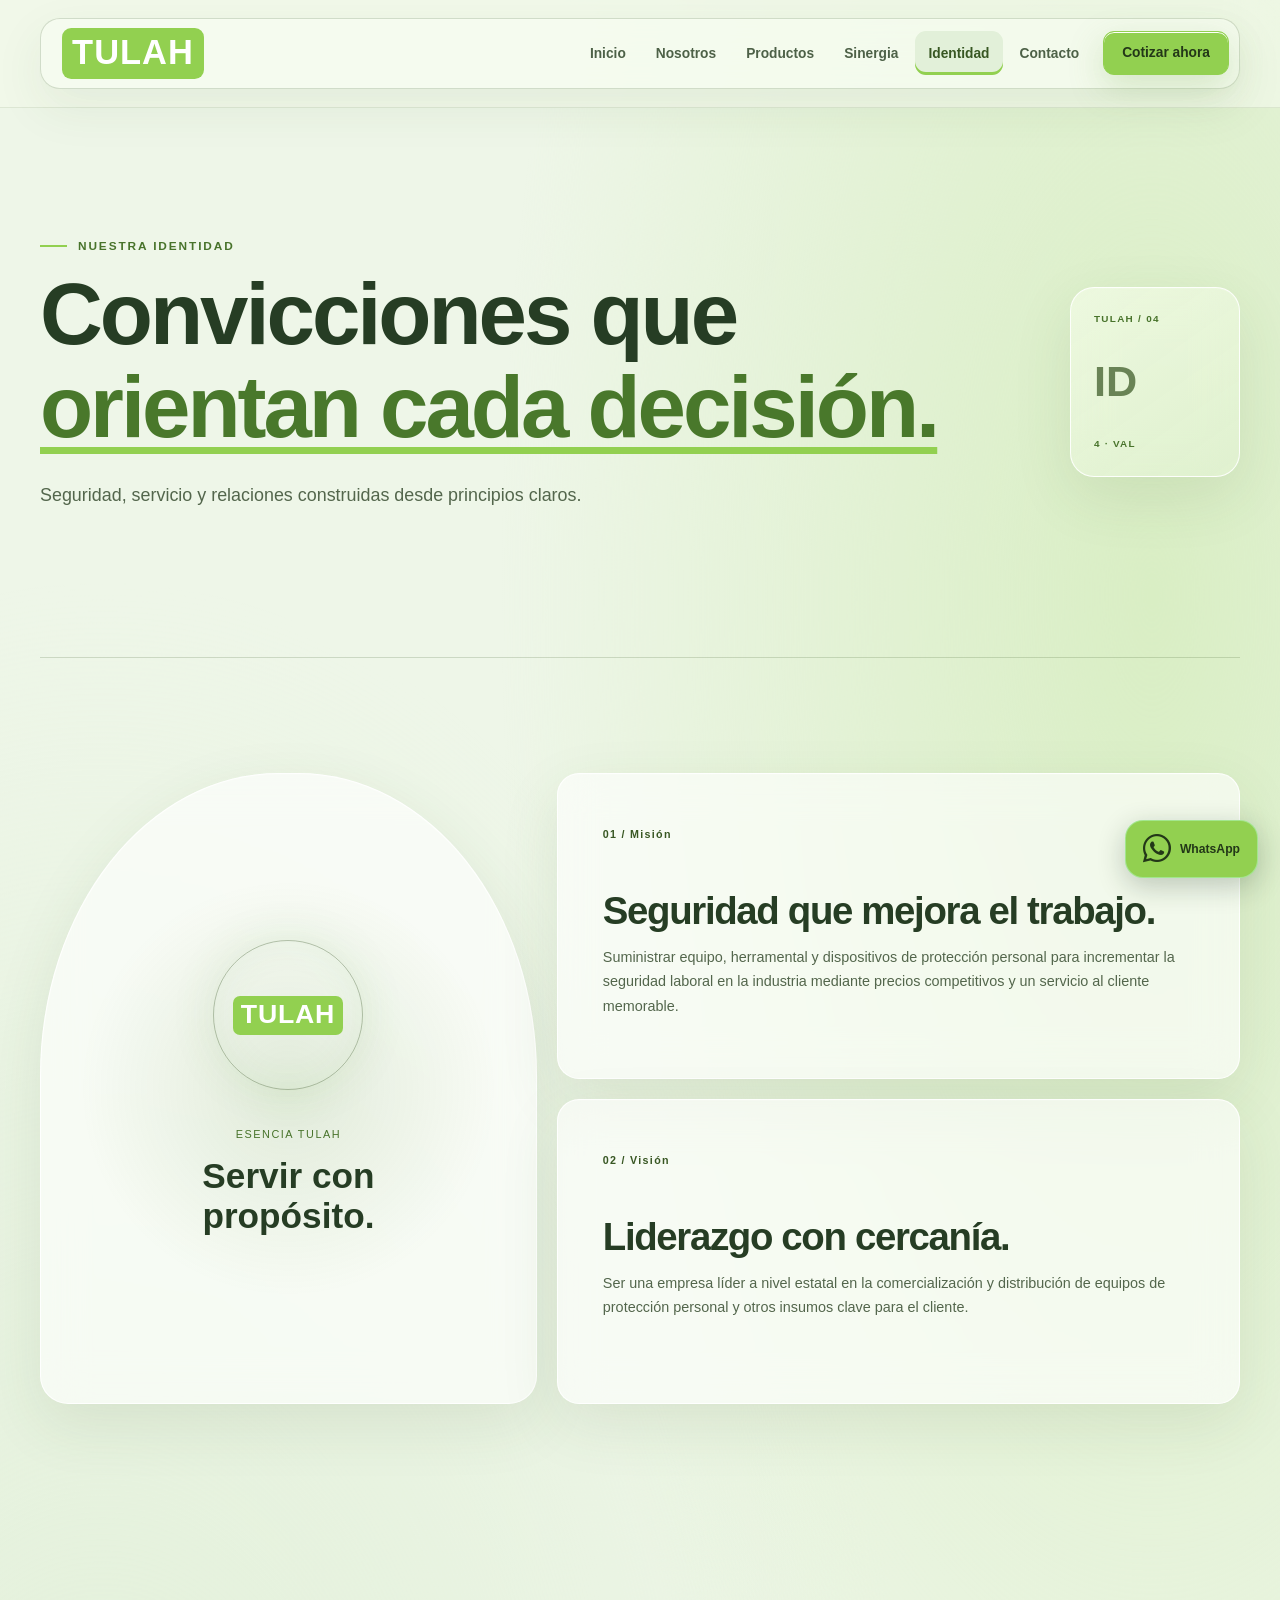
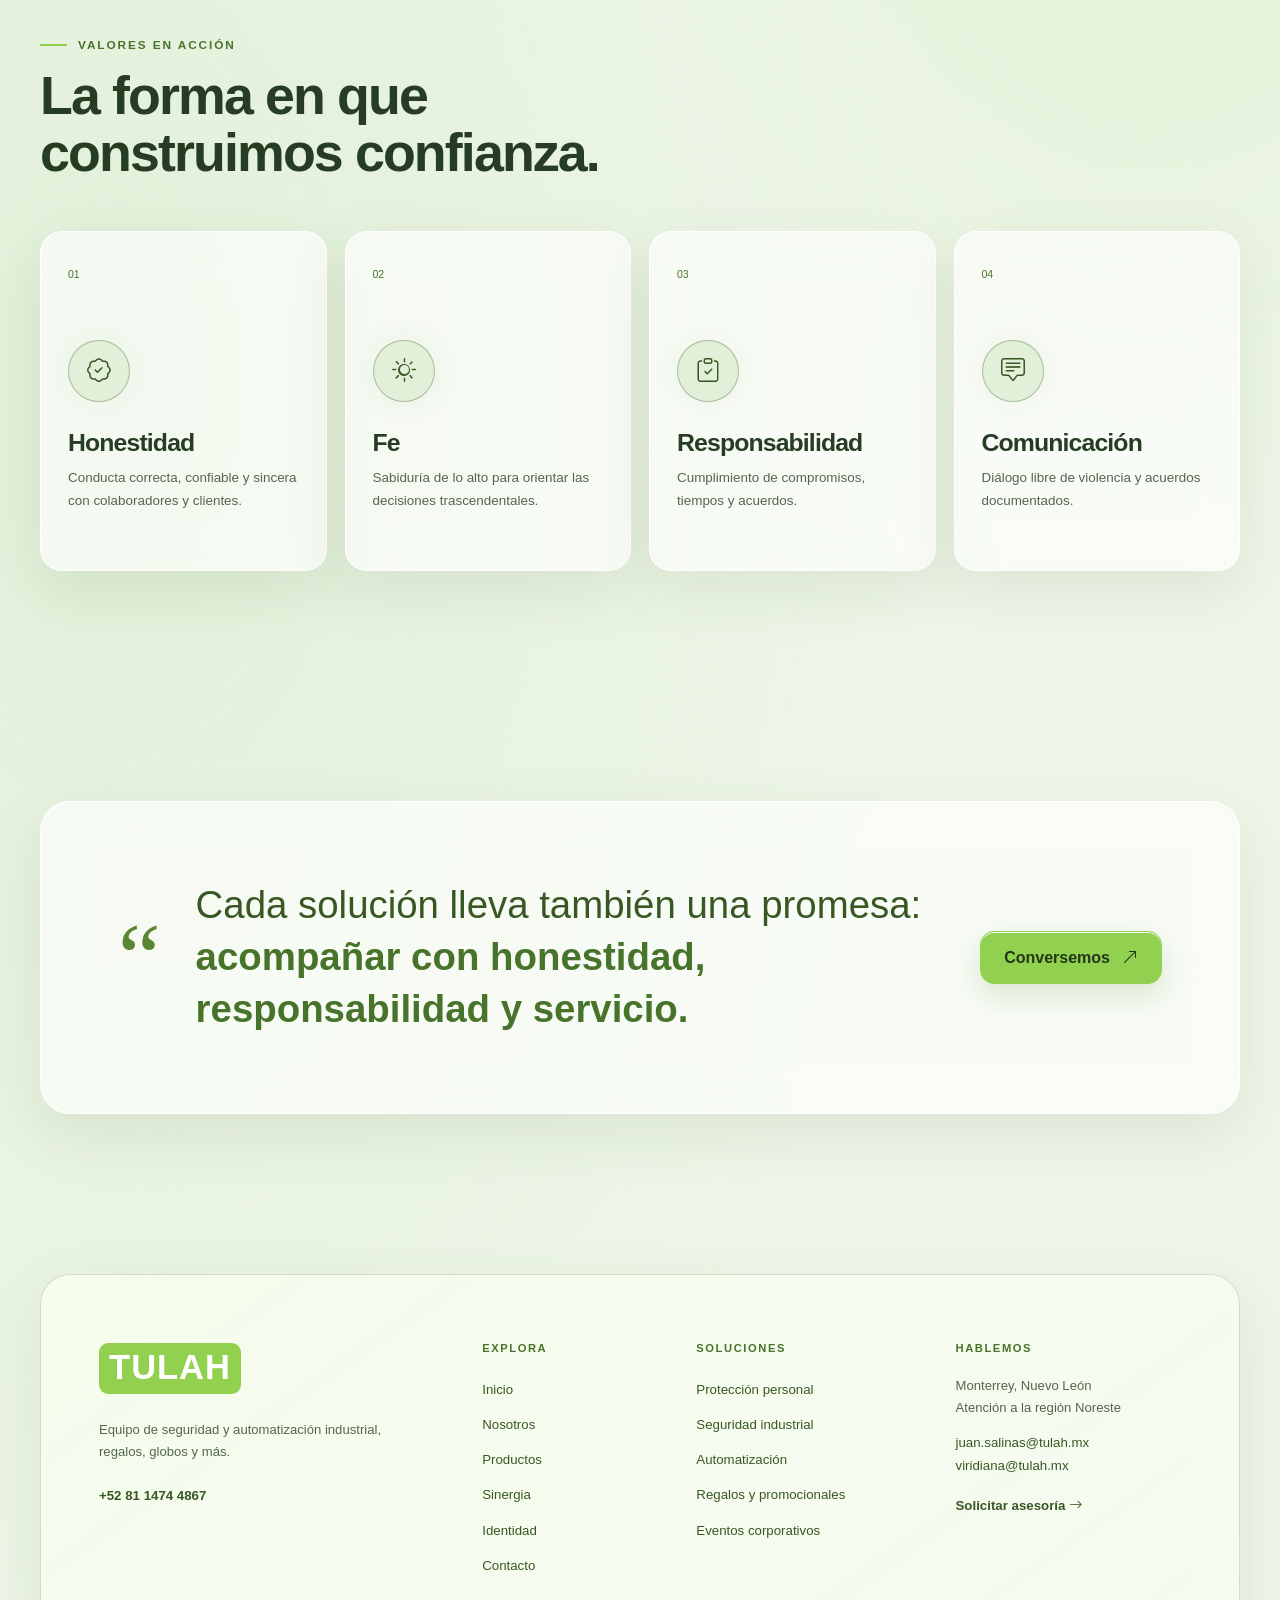
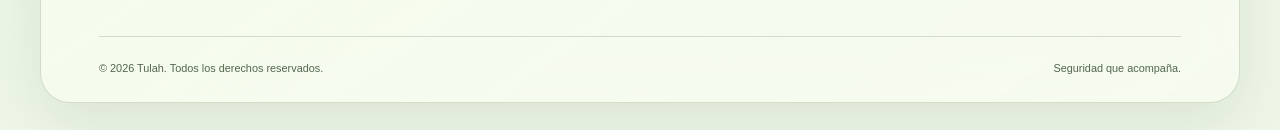
<file: propuesta-glassmorfismo/identidad.html>
<!doctype html>
<html lang="es" data-theme="glassmorphism">
<head>
  <meta charset="utf-8"><meta name="viewport" content="width=device-width, initial-scale=1"><meta name="description" content="Misión, visión y valores que forman la identidad de Tulah."><meta name="theme-color" content="#92d050">
  <title>Identidad y valores | Tulah</title><link rel="icon" href="assets/logo-tulah.svg" type="image/svg+xml"><link rel="stylesheet" href="assets/bootstrap-icons/bootstrap-icons.css"><link rel="stylesheet" href="css/styles.css"><link rel="stylesheet" href="css/brand.css"><script defer src="js/data.js"></script><script defer src="js/main.js"></script><script defer src="js/components.js"></script>
  <script defer src="js/motion.js"></script>
</head>
<body>
  <div class="ambient" aria-hidden="true"><span class="orb orb-one"></span><span class="orb orb-two"></span><span class="orb orb-three"></span></div><site-navbar></site-navbar>
  <main id="contenido"><section class="page-hero section-shell"><div data-reveal><p class="eyebrow"><span></span> Nuestra identidad</p><h1>Convicciones que<br><em>orientan cada decisión.</em></h1><p>Seguridad, servicio y relaciones construidas desde principios claros.</p></div><div class="page-code glass-card" aria-hidden="true"><small>TULAH / 04</small><strong>ID</strong><span>4 · VAL</span></div></section>
    <section class="section section-shell identity-orbit"><div class="identity-core glass-card" data-reveal><div class="core-symbol"><img src="assets/logo-tulah.svg" alt="Tulah" width="148" height="48"></div><small>Esencia Tulah</small><strong>Servir con<br>propósito.</strong></div><article class="identity-panel mission glass-card" data-reveal><span>01 / Misión</span><h2>Seguridad que mejora el trabajo.</h2><p>Suministrar equipo, herramental y dispositivos de protección personal para incrementar la seguridad laboral en la industria mediante precios competitivos y un servicio al cliente memorable.</p></article><article class="identity-panel vision glass-card" data-reveal><span>02 / Visión</span><h2>Liderazgo con cercanía.</h2><p>Ser una empresa líder a nivel estatal en la comercialización y distribución de equipos de protección personal y otros insumos clave para el cliente.</p></article></section>
    <section class="section section-shell"><div class="section-heading" data-reveal><p class="eyebrow"><span></span> Valores en acción</p><h2>La forma en que<br>construimos confianza.</h2></div><div class="values-grid"><article class="value-card glass-card" data-reveal><span>01</span><div class="value-mark"><i class="bi bi-patch-check" aria-hidden="true"></i></div><h3>Honestidad</h3><p>Conducta correcta, confiable y sincera con colaboradores y clientes.</p></article><article class="value-card glass-card" data-reveal><span>02</span><div class="value-mark"><i class="bi bi-brightness-high" aria-hidden="true"></i></div><h3>Fe</h3><p>Sabiduría de lo alto para orientar las decisiones trascendentales.</p></article><article class="value-card glass-card" data-reveal><span>03</span><div class="value-mark"><i class="bi bi-clipboard-check" aria-hidden="true"></i></div><h3>Responsabilidad</h3><p>Cumplimiento de compromisos, tiempos y acuerdos.</p></article><article class="value-card glass-card" data-reveal><span>04</span><div class="value-mark"><i class="bi bi-chat-square-text" aria-hidden="true"></i></div><h3>Comunicación</h3><p>Diálogo libre de violencia y acuerdos documentados.</p></article></div></section>
    <section class="section section-shell"><div class="manifesto glass-card" data-reveal><span class="quote-mark">“</span><p>Cada solución lleva también una promesa: <strong>acompañar con honestidad, responsabilidad y servicio.</strong></p><a class="button" href="contacto.html">Conversemos <span aria-hidden="true"><i class="bi bi-arrow-up-right" aria-hidden="true"></i></span></a></div></section>
  </main><site-footer></site-footer><whatsapp-float></whatsapp-float>
</body>
</html>
</file>
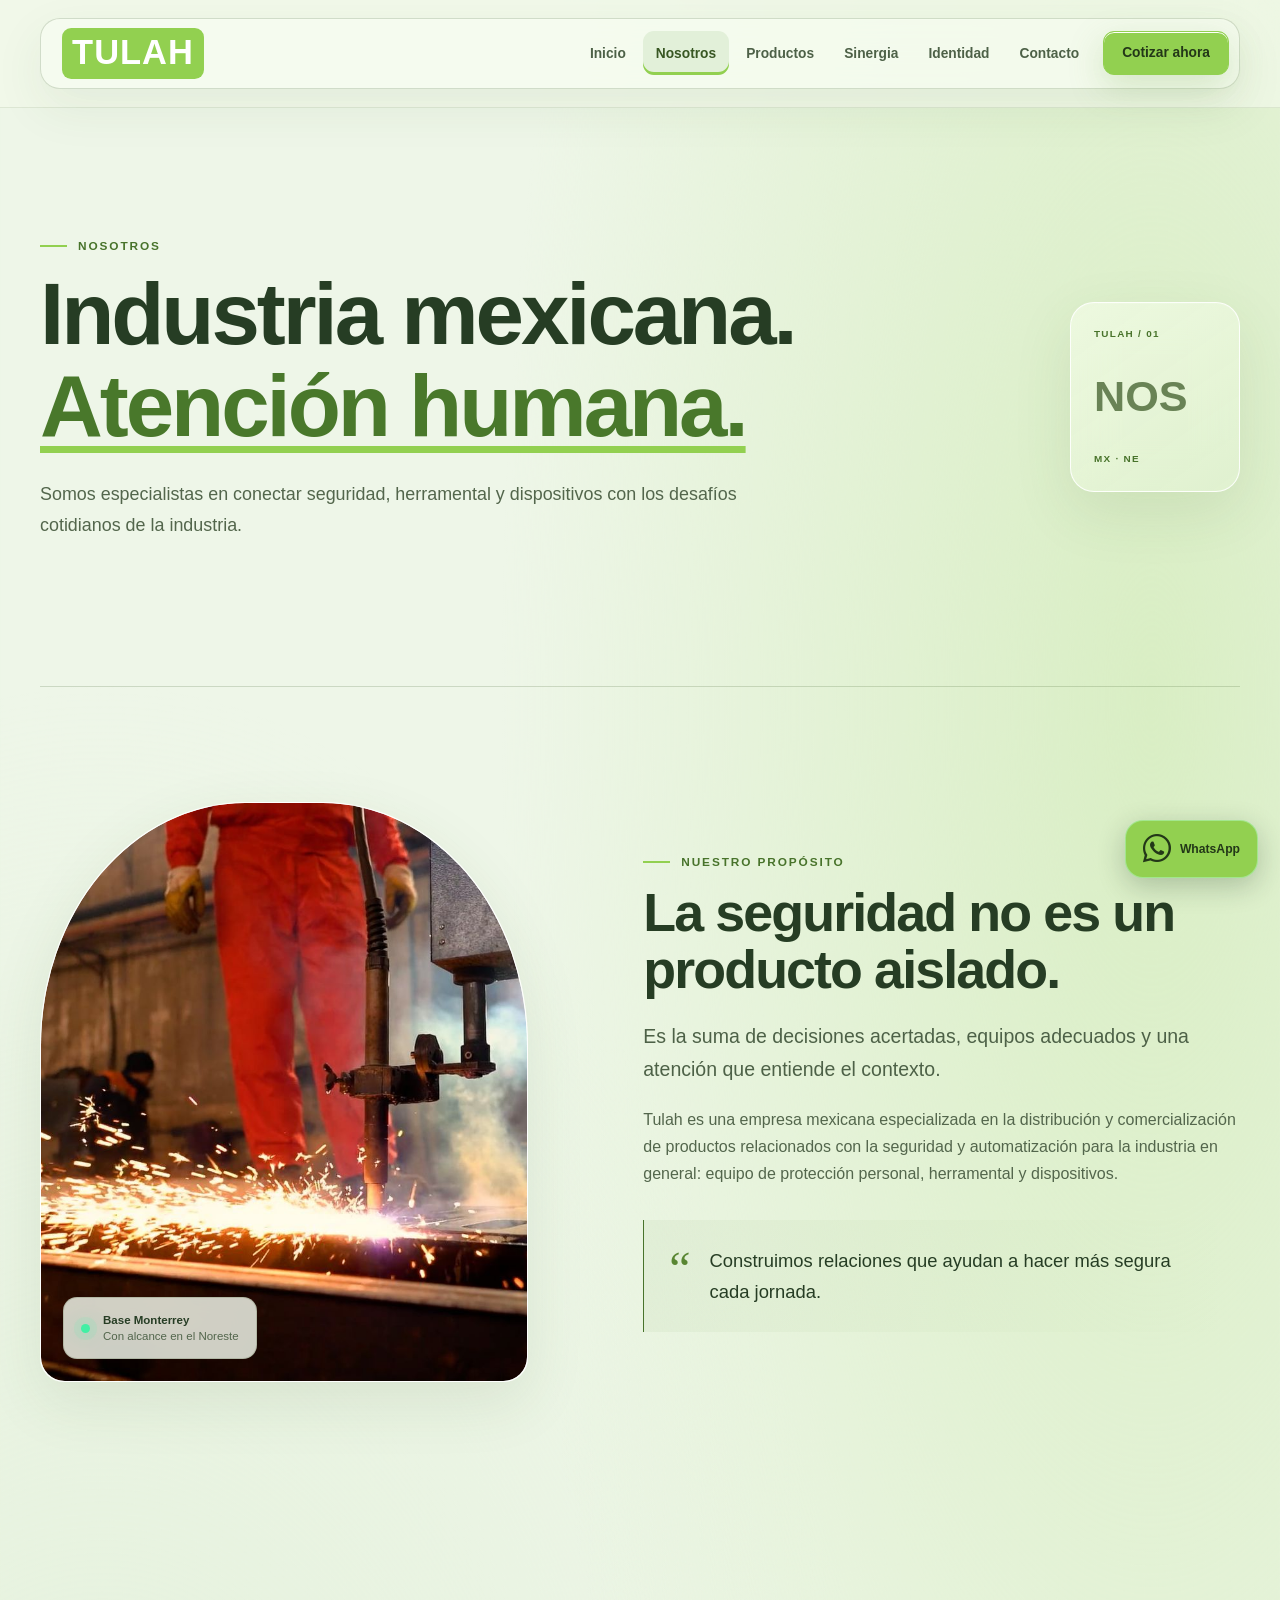
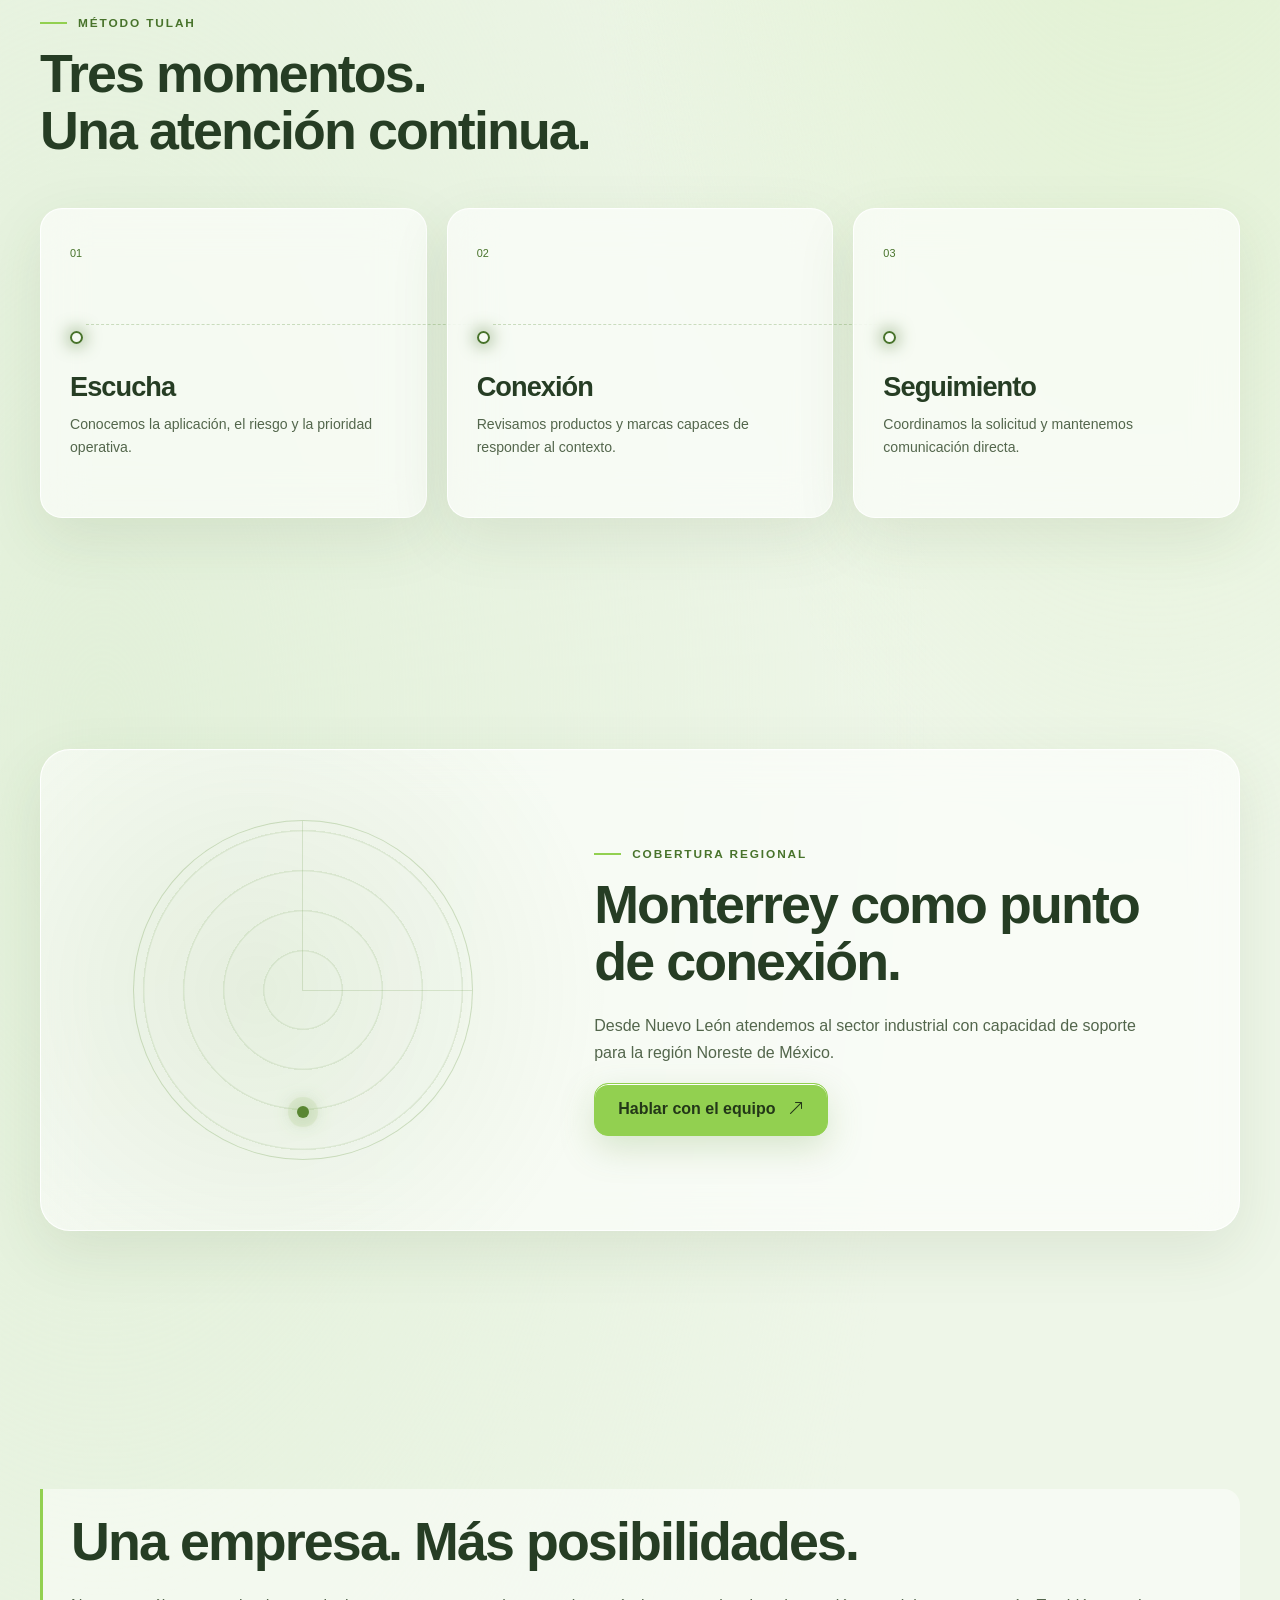
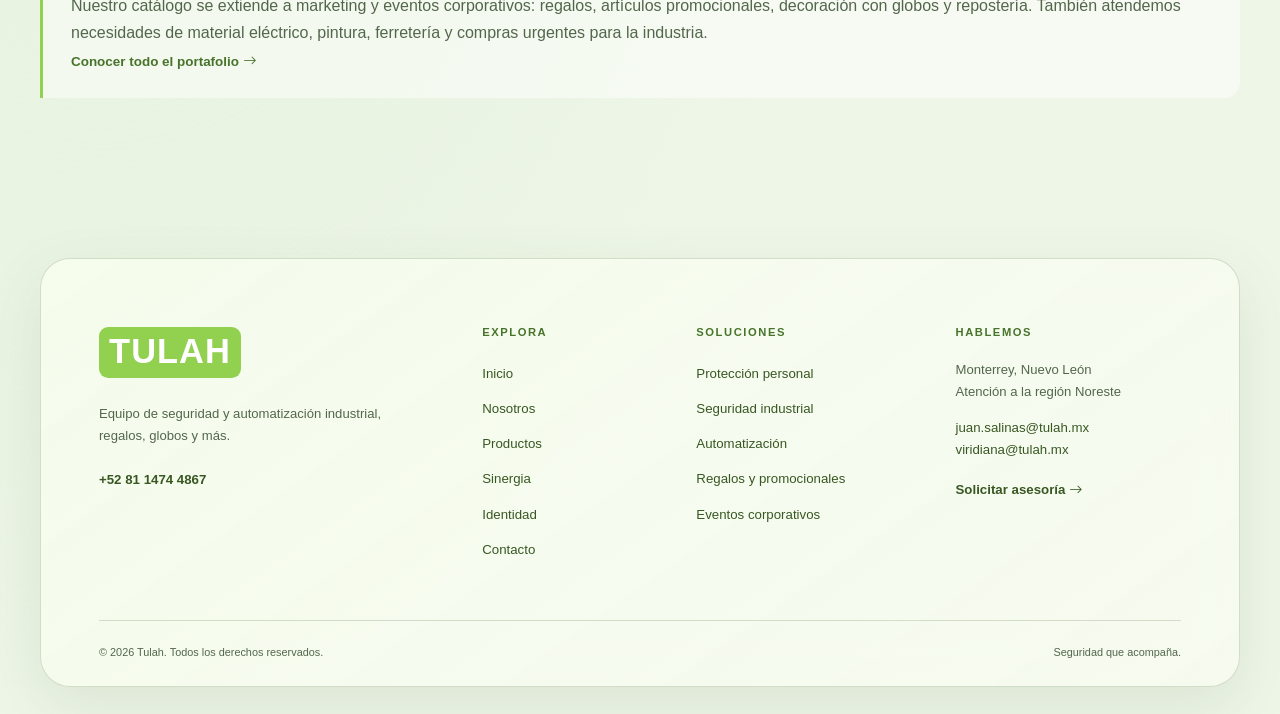
<file: propuesta-glassmorfismo/nosotros.html>
<!doctype html>
<html lang="es" data-theme="glassmorphism">
<head>
  <meta charset="utf-8"><meta name="viewport" content="width=device-width, initial-scale=1"><meta name="description" content="Conoce a Tulah, empresa mexicana de seguridad industrial con cobertura para el Noreste desde Monterrey."><meta name="theme-color" content="#92d050">
  <title>Somos Tulah | Nosotros</title><link rel="icon" href="assets/logo-tulah.svg" type="image/svg+xml"><link rel="stylesheet" href="assets/bootstrap-icons/bootstrap-icons.css"><link rel="stylesheet" href="css/styles.css"><link rel="stylesheet" href="css/brand.css"><script defer src="js/data.js"></script><script defer src="js/main.js"></script><script defer src="js/components.js"></script>
  <script defer src="js/motion.js"></script>
</head>
<body>
  <div class="ambient" aria-hidden="true"><span class="orb orb-one"></span><span class="orb orb-two"></span><span class="orb orb-three"></span></div><site-navbar></site-navbar>
  <main id="contenido">
    <section class="page-hero section-shell"><div data-reveal><p class="eyebrow"><span></span> Nosotros</p><h1>Industria mexicana.<br><em>Atención humana.</em></h1><p>Somos especialistas en conectar seguridad, herramental y dispositivos con los desafíos cotidianos de la industria.</p></div><div class="page-code glass-card" aria-hidden="true"><small>TULAH / 01</small><strong>NOS</strong><span>MX · NE</span></div></section>
    <section class="section section-shell about-editorial"><div class="about-visual glass-card" data-reveal><img src="assets/hero-poster.jpg" alt="Imagen de muestra de trabajo de soldadura en un entorno industrial" width="650" height="620"><div class="visual-caption"><span class="live-dot"></span><p><strong>Base Monterrey</strong><br>Con alcance en el Noreste</p></div></div><div class="about-copy" data-reveal><p class="eyebrow"><span></span> Nuestro propósito</p><h2>La seguridad no es un producto aislado.</h2><p class="lead-copy">Es la suma de decisiones acertadas, equipos adecuados y una atención que entiende el contexto.</p><p>Tulah es una empresa mexicana especializada en la distribución y comercialización de productos relacionados con la seguridad y automatización para la industria en general: equipo de protección personal, herramental y dispositivos.</p><div class="quote-line"><span>“</span><p>Construimos relaciones que ayudan a hacer más segura cada jornada.</p></div></div></section>
    <section class="section section-shell"><div class="section-heading" data-reveal><p class="eyebrow"><span></span> Método Tulah</p><h2>Tres momentos.<br>Una atención continua.</h2></div><div class="timeline-grid"><article class="timeline-card glass-card" data-reveal><span>01</span><div class="timeline-node"></div><h3>Escucha</h3><p>Conocemos la aplicación, el riesgo y la prioridad operativa.</p></article><article class="timeline-card glass-card" data-reveal><span>02</span><div class="timeline-node"></div><h3>Conexión</h3><p>Revisamos productos y marcas capaces de responder al contexto.</p></article><article class="timeline-card glass-card" data-reveal><span>03</span><div class="timeline-node"></div><h3>Seguimiento</h3><p>Coordinamos la solicitud y mantenemos comunicación directa.</p></article></div></section>
    <section class="section section-shell"><div class="coverage-panel glass-card" data-reveal><div class="radar" aria-hidden="true"><i></i><i></i><i></i><span></span></div><div><p class="eyebrow"><span></span> Cobertura regional</p><h2>Monterrey como punto de conexión.</h2><p>Desde Nuevo León atendemos al sector industrial con capacidad de soporte para la región Noreste de México.</p><a class="button" href="contacto.html">Hablar con el equipo <span aria-hidden="true"><i class="bi bi-arrow-up-right" aria-hidden="true"></i></span></a></div></div></section>
  <section class="section section-shell"><div class="portfolio-note"><h2>Una empresa. Más posibilidades.</h2><p>Nuestro catálogo se extiende a marketing y eventos corporativos: regalos, artículos promocionales, decoración con globos y repostería. También atendemos necesidades de material eléctrico, pintura, ferretería y compras urgentes para la industria.</p><a class="text-link" href="productos.html">Conocer todo el portafolio <i class="bi bi-arrow-right" aria-hidden="true"></i></a></div></section></main><site-footer></site-footer><whatsapp-float></whatsapp-float>
</body>
</html>
</file>
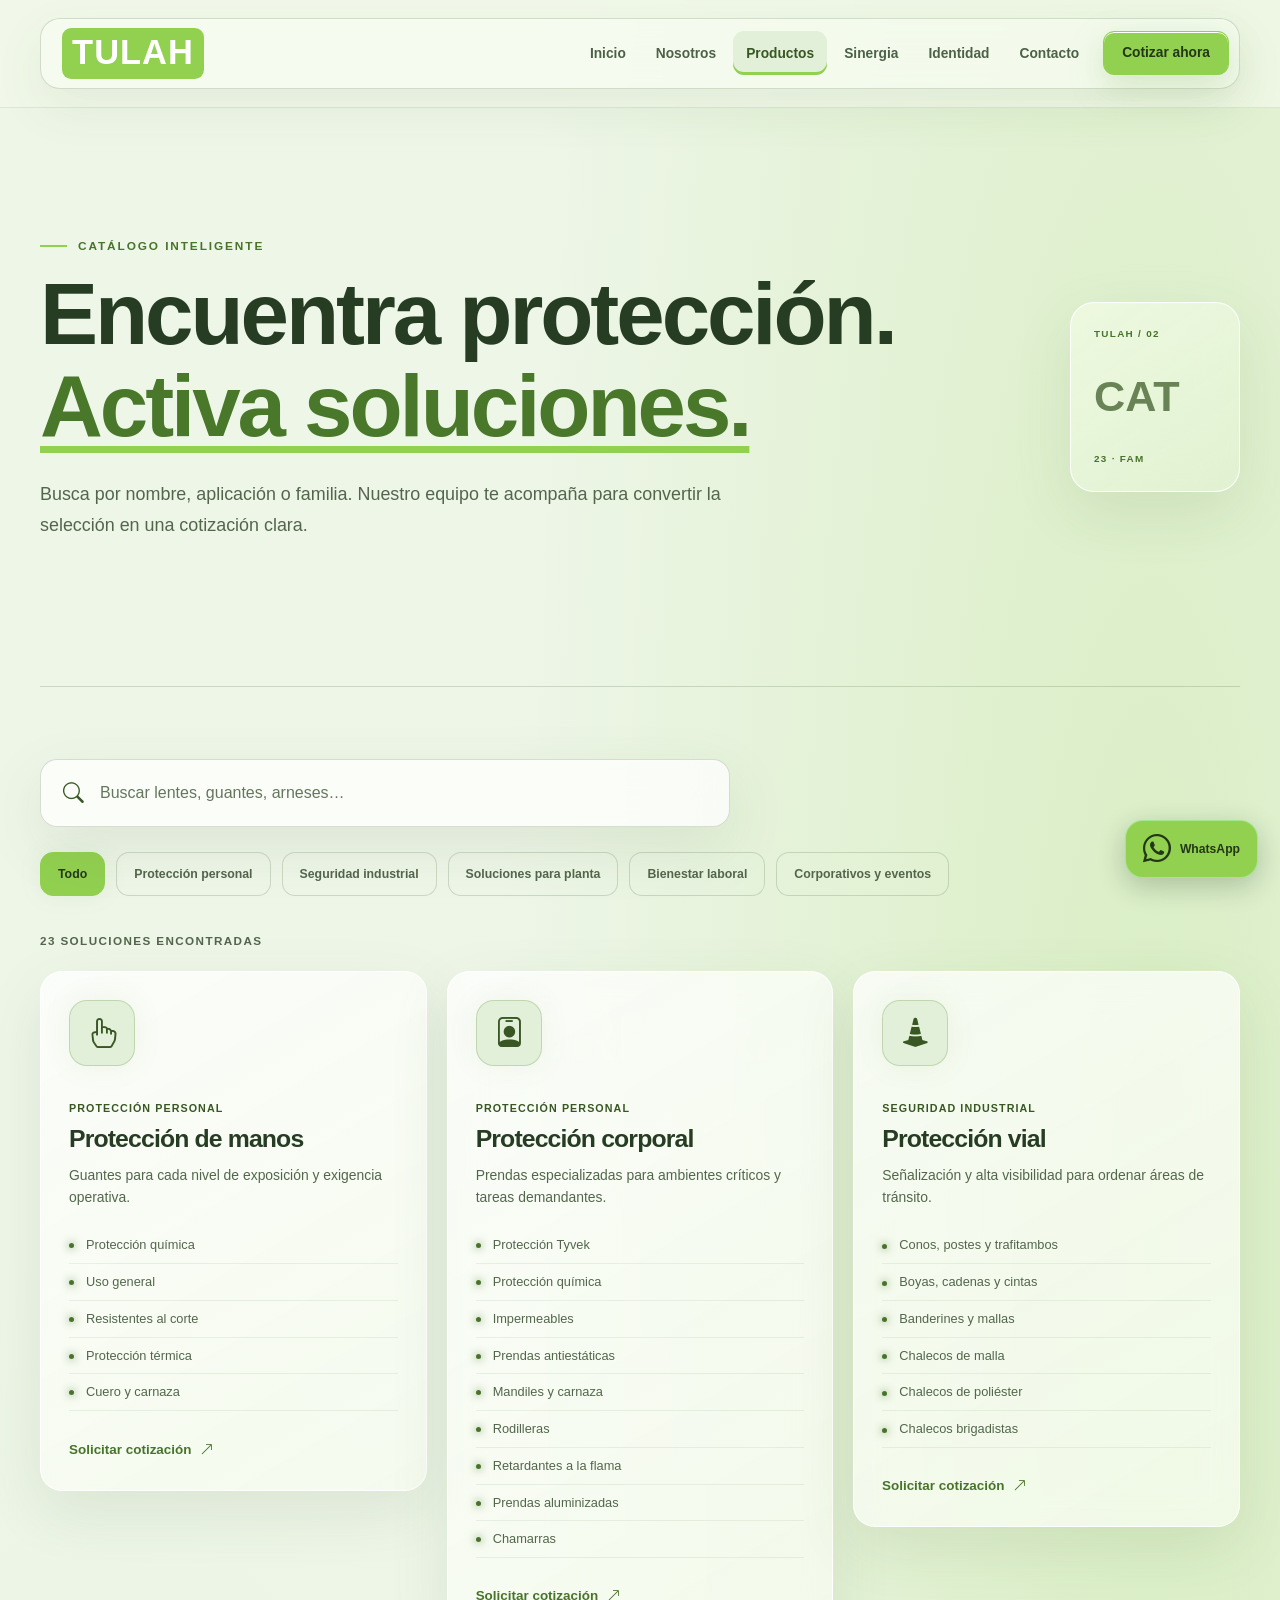
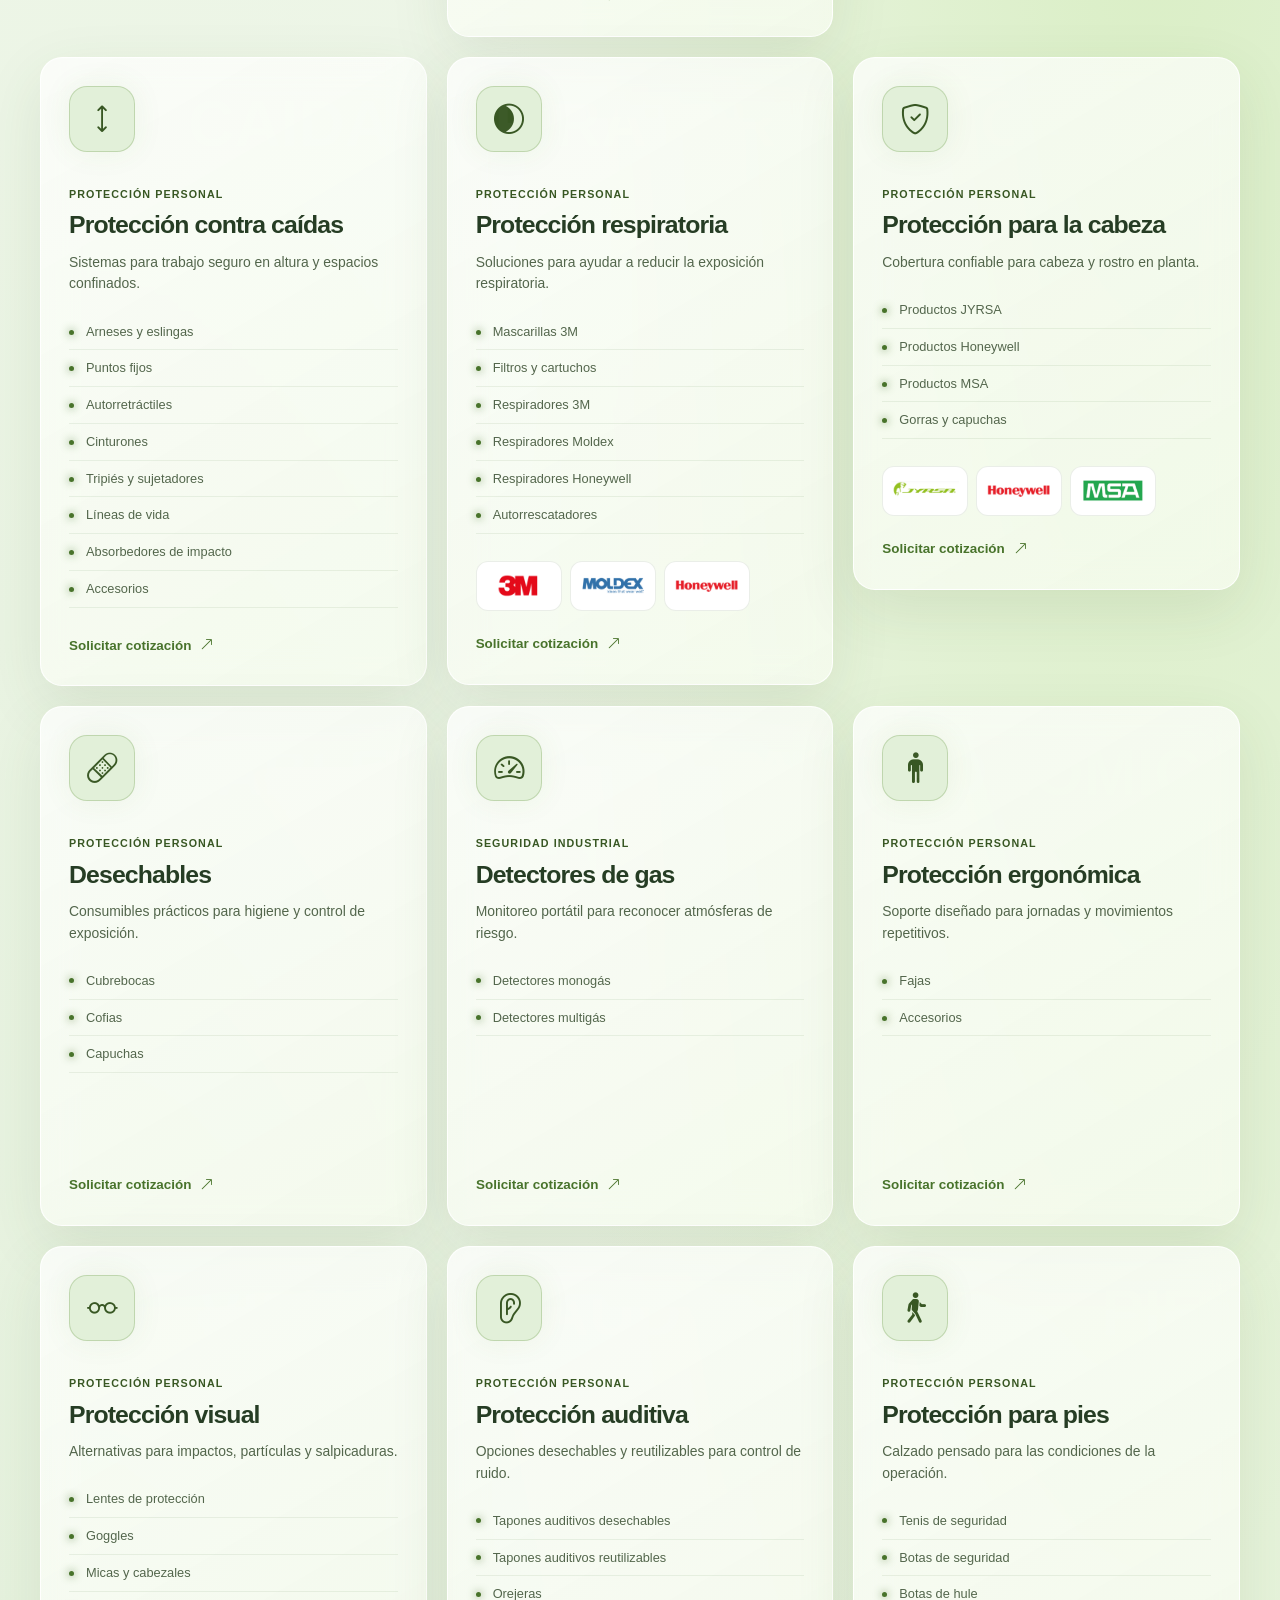
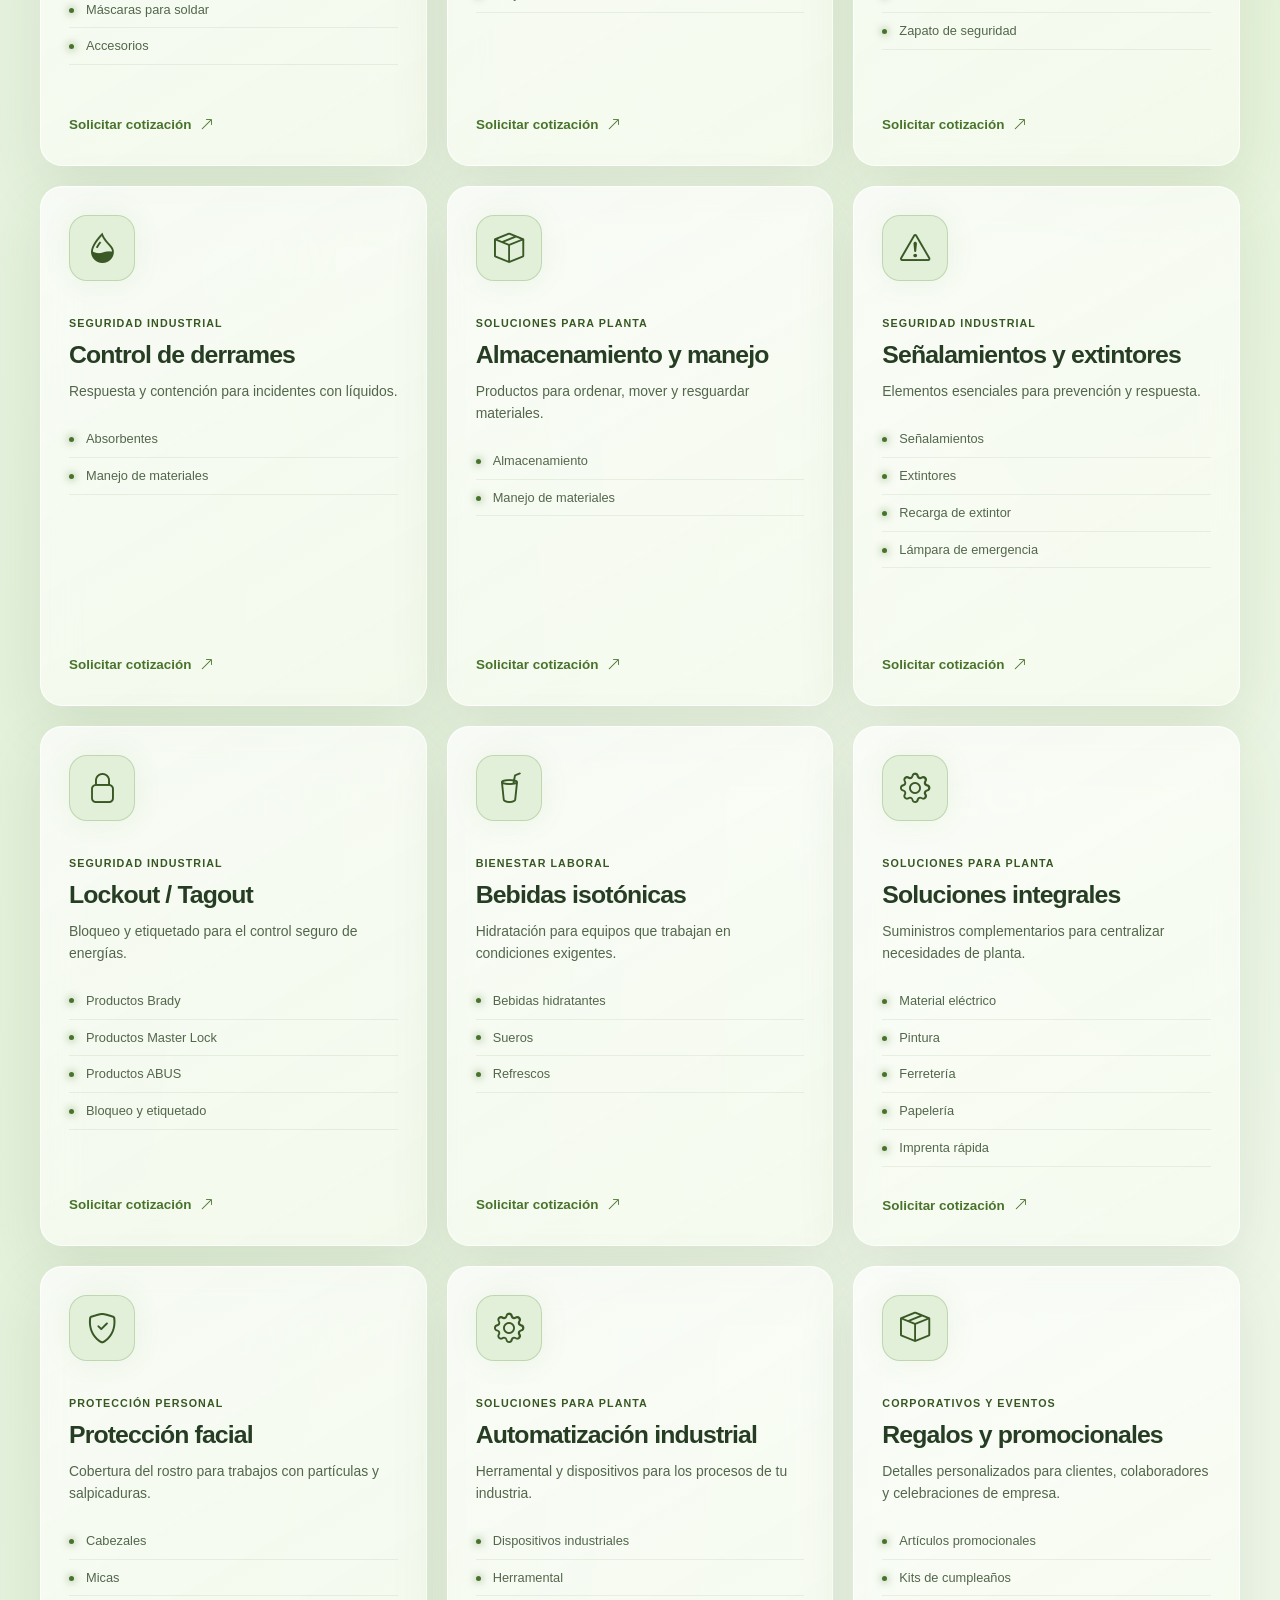
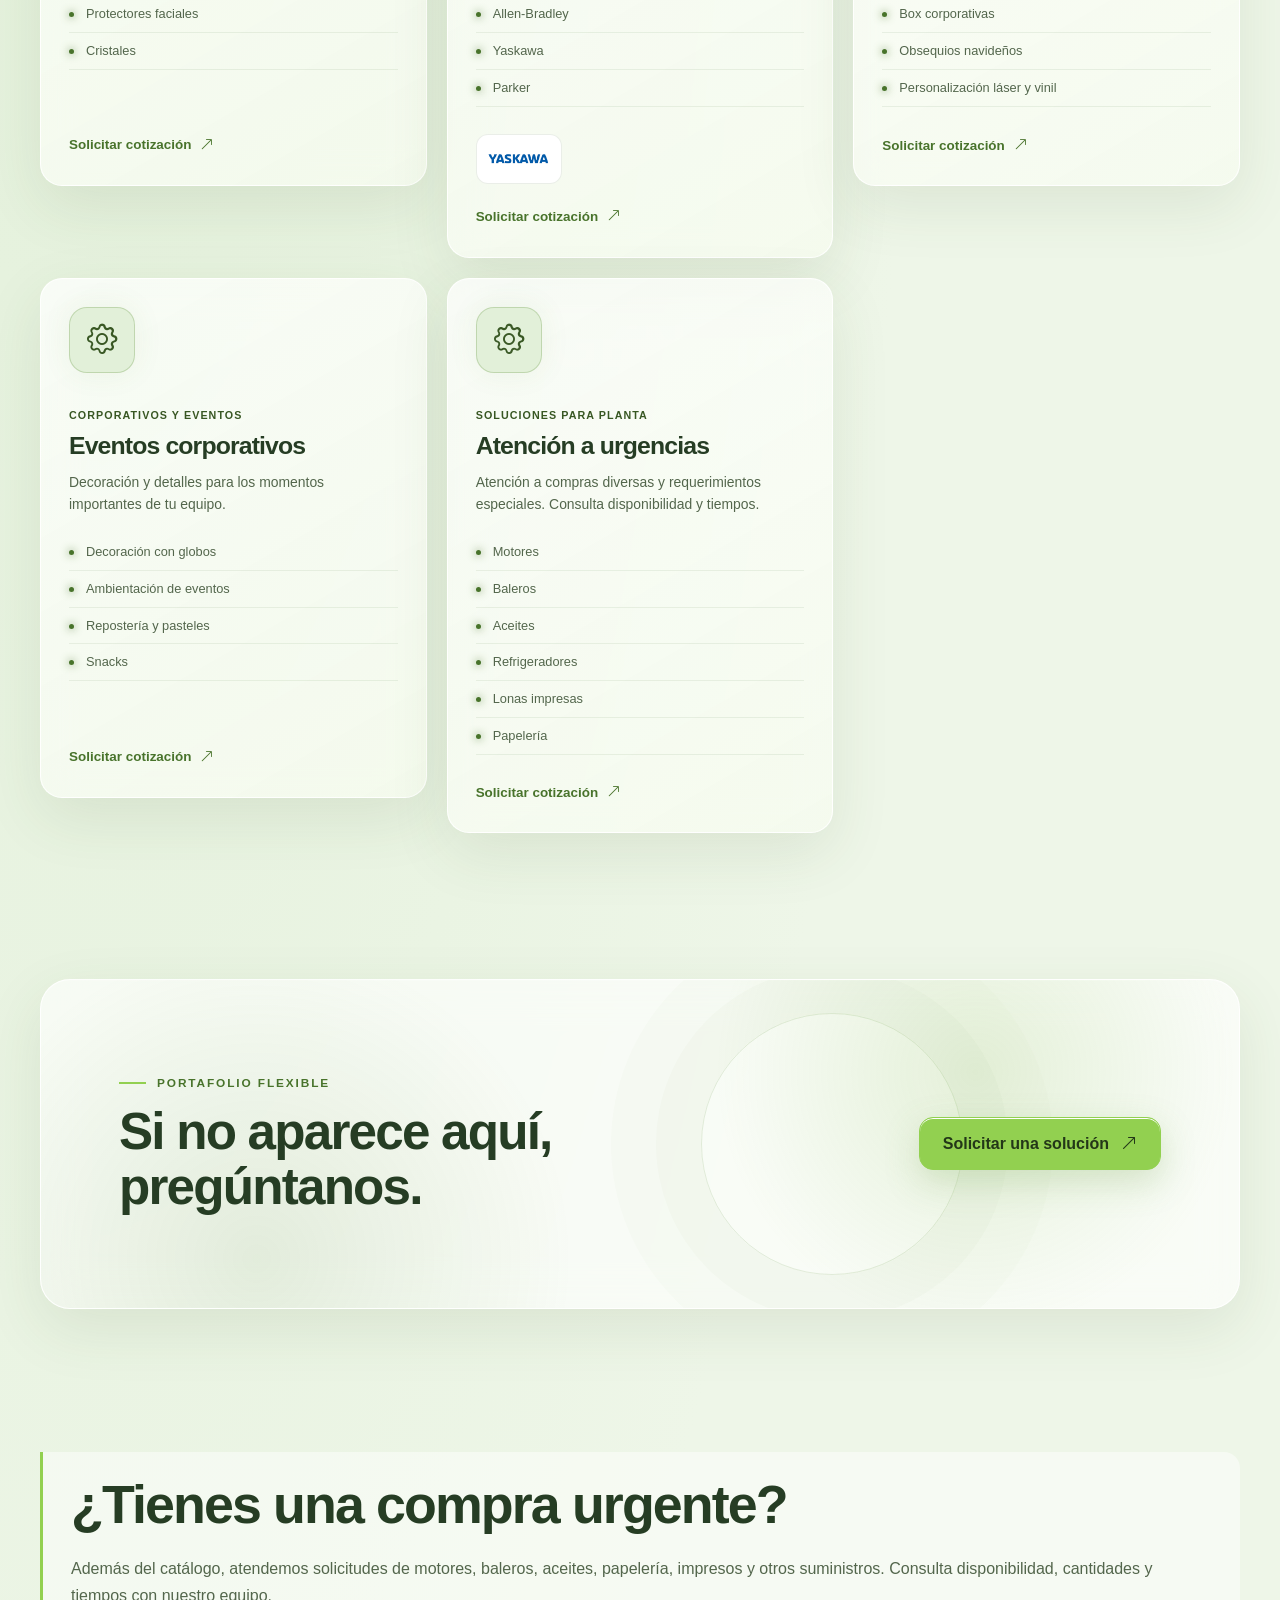
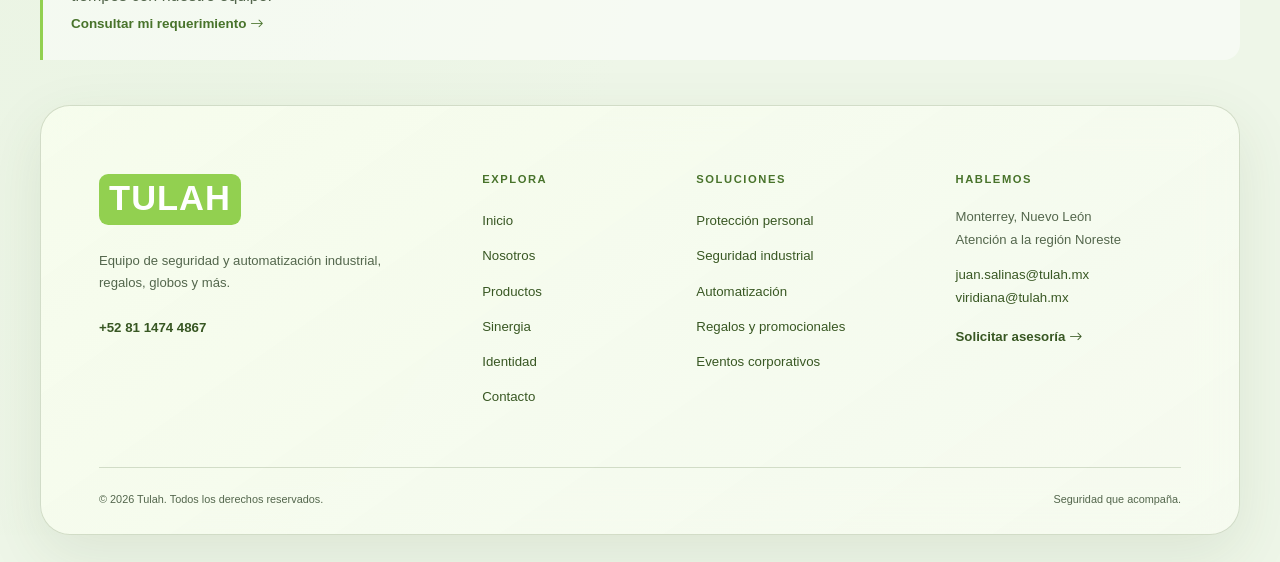
<file: propuesta-glassmorfismo/productos.html>
<!doctype html>
<html lang="es" data-theme="glassmorphism">
<head>
  <meta charset="utf-8"><meta name="viewport" content="width=device-width, initial-scale=1"><meta name="description" content="Catálogo de equipo de protección personal, seguridad industrial y soluciones para planta de Tulah."><meta name="theme-color" content="#92d050">
  <title>Catálogo de soluciones | Tulah</title><link rel="icon" href="assets/logo-tulah.svg" type="image/svg+xml"><link rel="stylesheet" href="assets/bootstrap-icons/bootstrap-icons.css"><link rel="stylesheet" href="css/styles.css"><link rel="stylesheet" href="css/brand.css"><script defer src="js/data.js"></script><script defer src="js/main.js"></script><script defer src="js/components.js"></script>
  <script defer src="js/motion.js"></script>
</head>
<body>
  <div class="ambient" aria-hidden="true"><span class="orb orb-one"></span><span class="orb orb-two"></span><span class="orb orb-three"></span></div><site-navbar></site-navbar>
  <main id="contenido"><section class="page-hero catalog-page-hero section-shell"><div data-reveal><p class="eyebrow"><span></span> Catálogo inteligente</p><h1>Encuentra protección.<br><em>Activa soluciones.</em></h1><p>Busca por nombre, aplicación o familia. Nuestro equipo te acompaña para convertir la selección en una cotización clara.</p></div><div class="page-code glass-card" aria-hidden="true"><small>TULAH / 02</small><strong>CAT</strong><span>23 · FAM</span></div></section><section class="catalog-section section-shell" data-reveal><product-catalog></product-catalog></section><section class="section section-shell"><div class="cta-panel glass-card" data-reveal><div><p class="eyebrow"><span></span> Portafolio flexible</p><h2>Si no aparece aquí,<br>pregúntanos.</h2></div><a class="button" href="contacto.html">Solicitar una solución <span aria-hidden="true"><i class="bi bi-arrow-up-right" aria-hidden="true"></i></span></a></div></section><section class="section-shell portfolio-note"><h2>¿Tienes una compra urgente?</h2><p>Además del catálogo, atendemos solicitudes de motores, baleros, aceites, papelería, impresos y otros suministros. Consulta disponibilidad, cantidades y tiempos con nuestro equipo.</p><a class="text-link" href="contacto.html">Consultar mi requerimiento <i class="bi bi-arrow-right" aria-hidden="true"></i></a></section></main>
  <site-footer></site-footer><whatsapp-float></whatsapp-float>
</body>
</html>
</file>
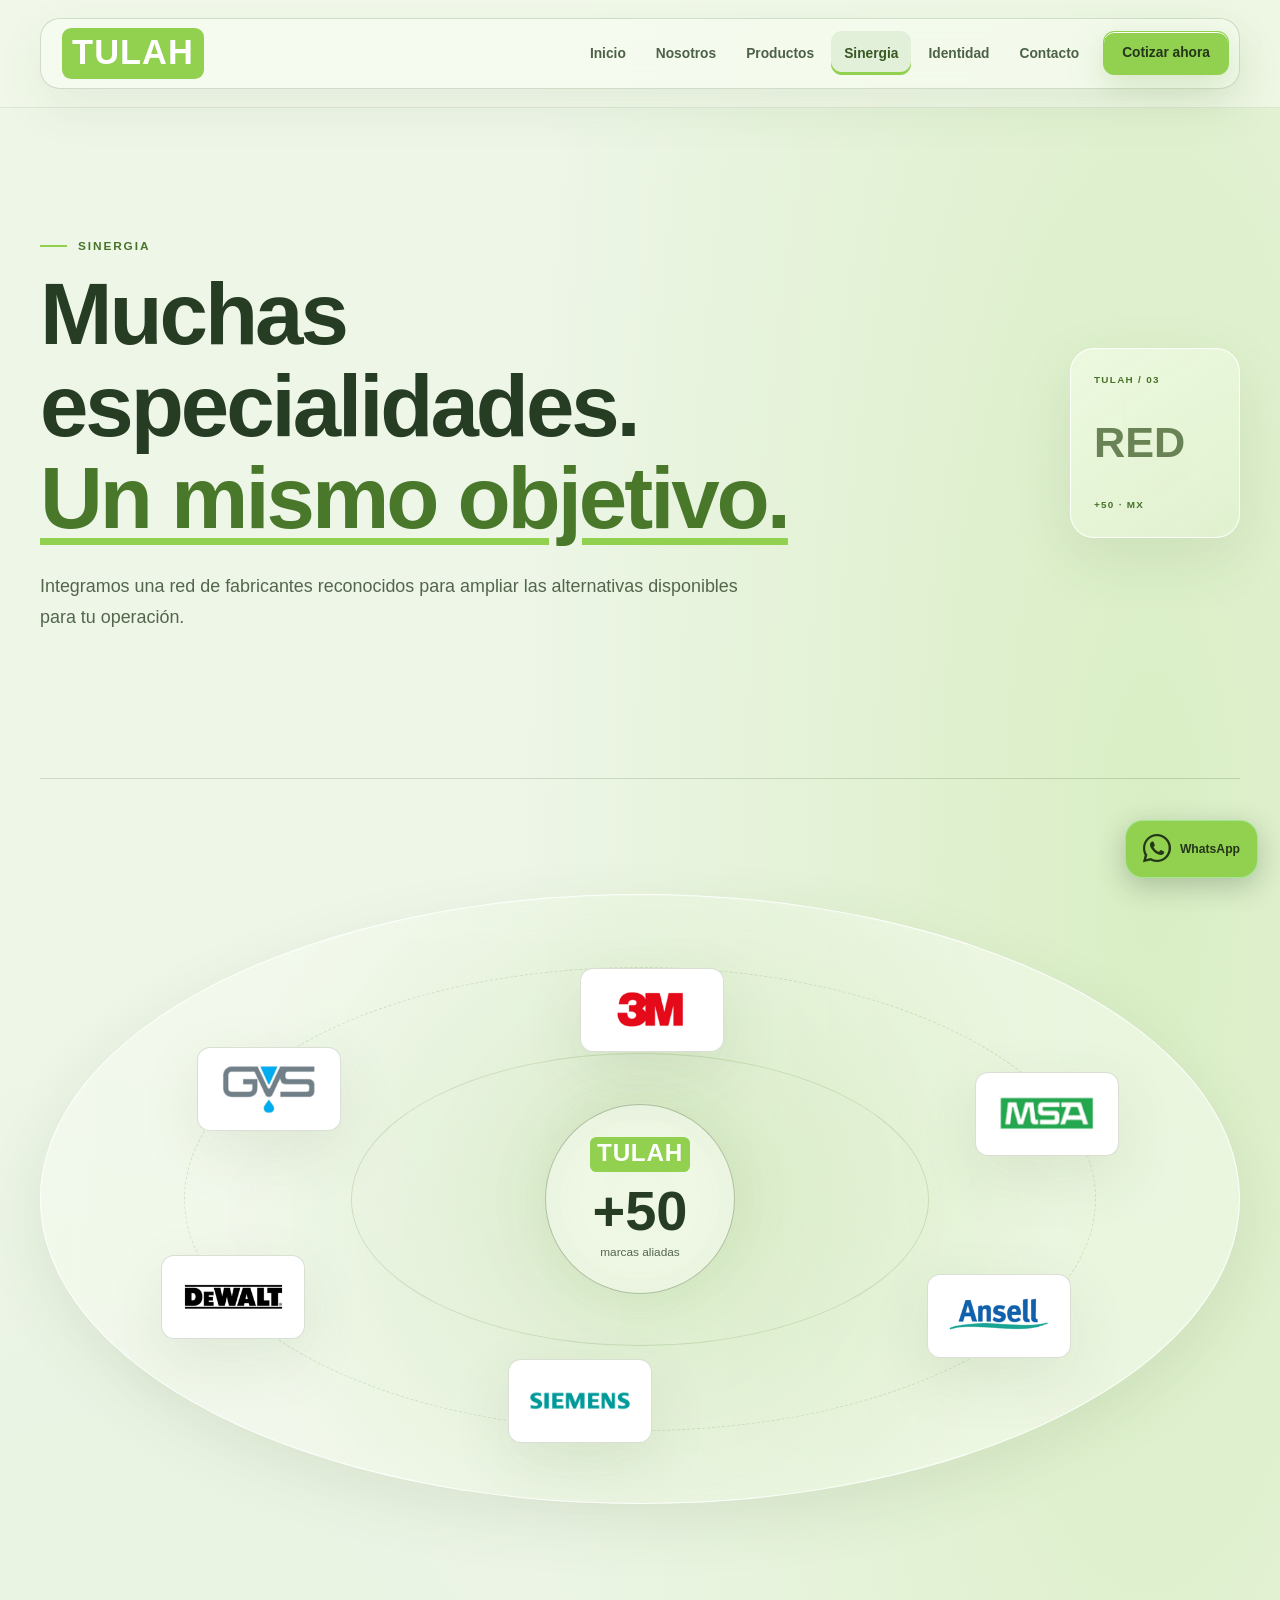
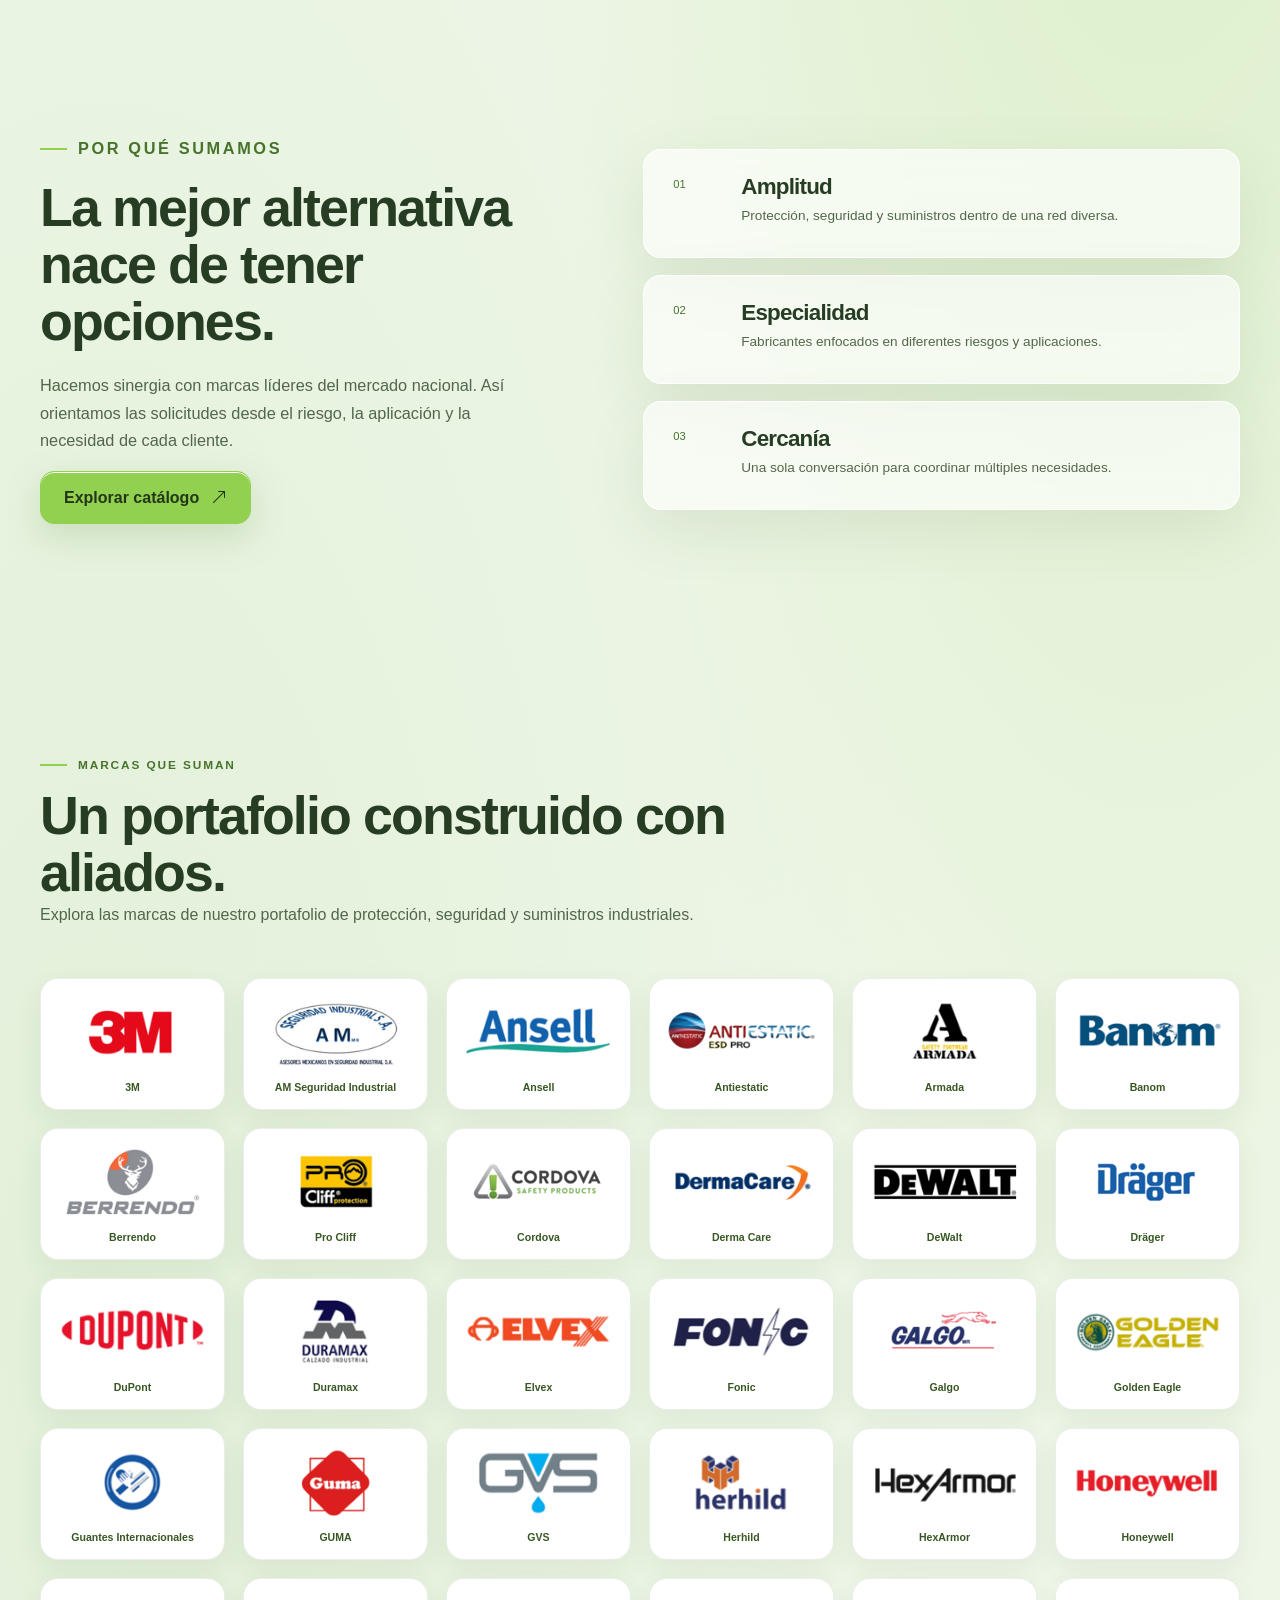
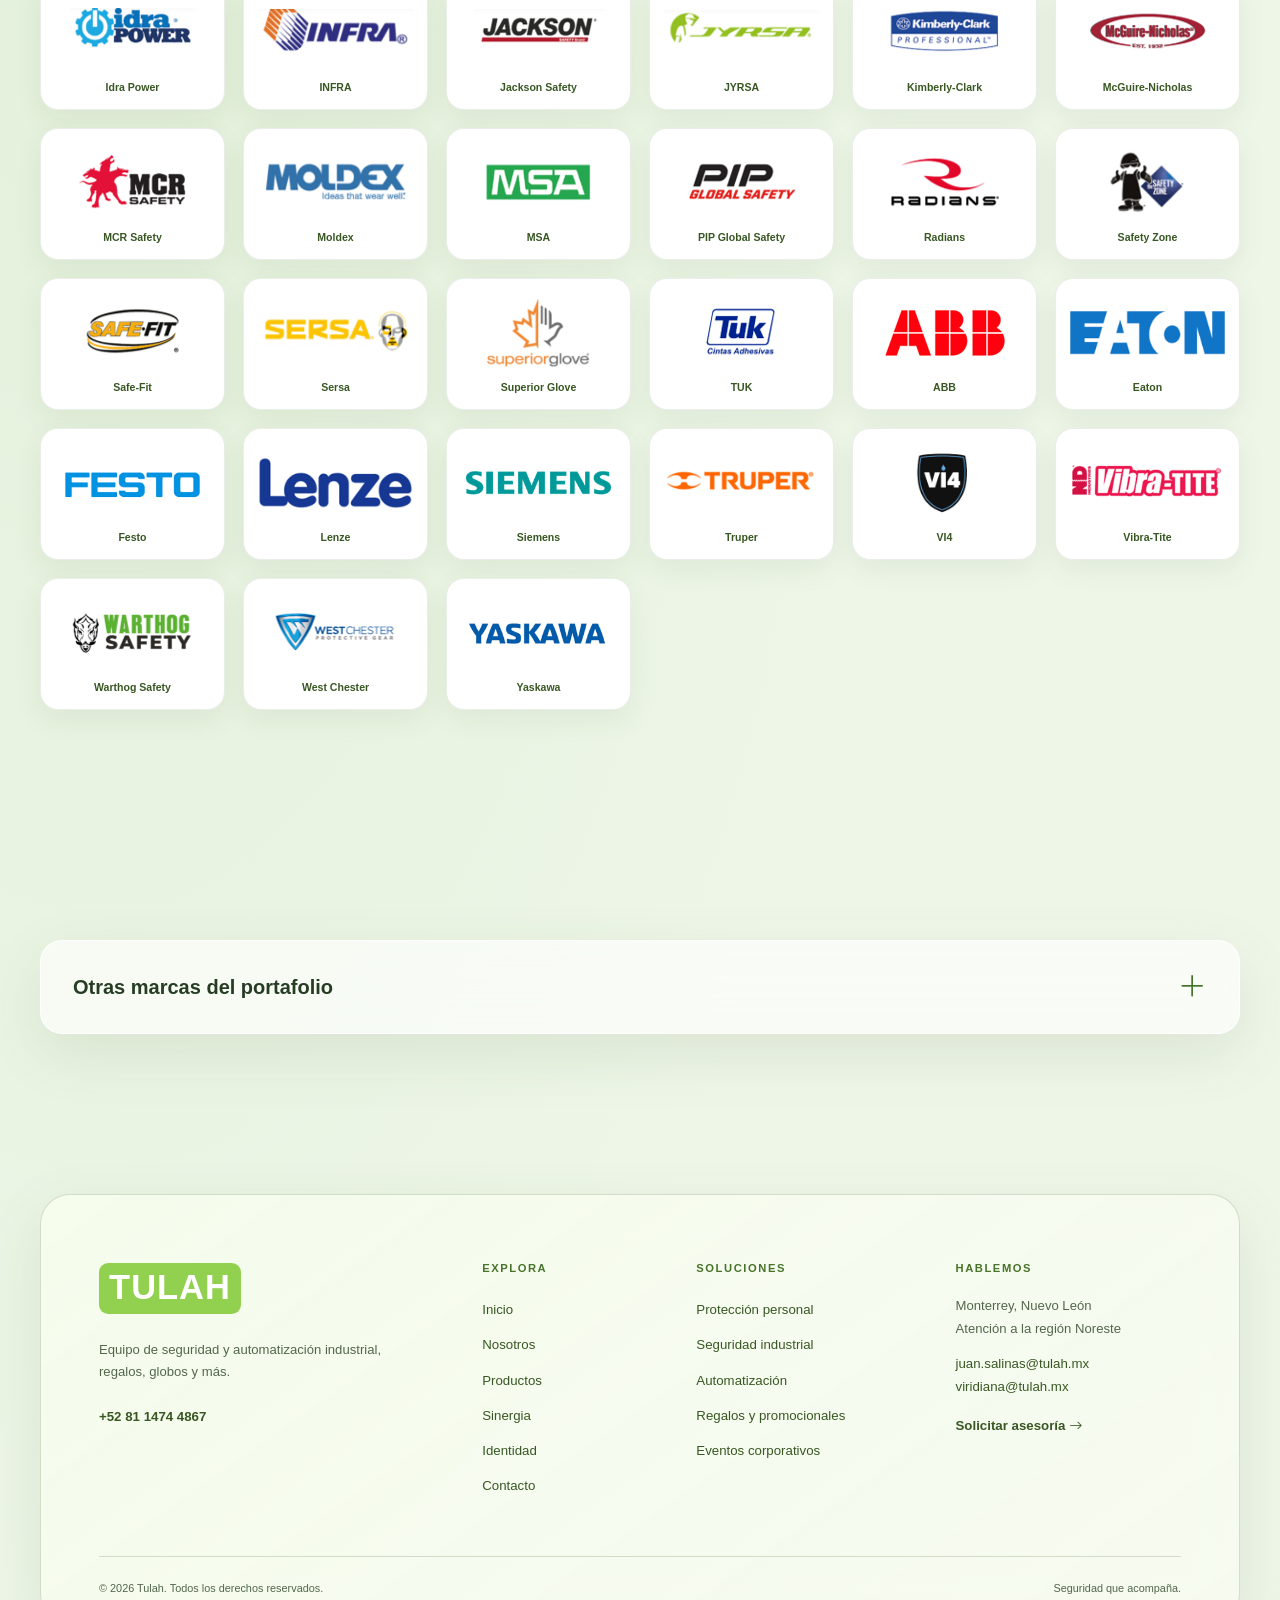
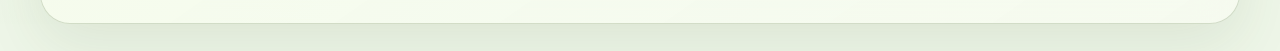
<file: propuesta-glassmorfismo/sinergia.html>
<!doctype html>
<html lang="es" data-theme="glassmorphism">
<head>
  <meta charset="utf-8"><meta name="viewport" content="width=device-width, initial-scale=1"><meta name="description" content="Red de marcas aliadas de Tulah para seguridad y protección industrial."><meta name="theme-color" content="#92d050">
  <title>Sinergia de marcas | Tulah</title><link rel="icon" href="assets/logo-tulah.svg" type="image/svg+xml"><link rel="stylesheet" href="assets/bootstrap-icons/bootstrap-icons.css"><link rel="stylesheet" href="css/styles.css"><link rel="stylesheet" href="css/brand.css"><script defer src="js/data.js"></script><script defer src="js/main.js"></script><script defer src="js/components.js"></script>
  <script defer src="js/motion.js"></script>
</head>
<body>
  <div class="ambient" aria-hidden="true"><span class="orb orb-one"></span><span class="orb orb-two"></span><span class="orb orb-three"></span></div><site-navbar></site-navbar>
  <main id="contenido"><section class="page-hero section-shell"><div data-reveal><p class="eyebrow"><span></span> Sinergia</p><h1>Muchas especialidades.<br><em>Un mismo objetivo.</em></h1><p>Integramos una red de fabricantes reconocidos para ampliar las alternativas disponibles para tu operación.</p></div><div class="page-code glass-card" aria-hidden="true"><small>TULAH / 03</small><strong>RED</strong><span>+50 · MX</span></div></section>
    <section class="section section-shell"><div class="brand-stage glass-card" data-reveal><div class="brand-core"><img src="assets/logo-tulah.svg" alt="Tulah" width="148" height="48"><strong>+50</strong><span>marcas aliadas</span></div><span class="orbit-brand b1"><img src="assets/marcas/3M.png" alt="3M" width="130" height="80" decoding="async"></span><span class="orbit-brand b2"><img src="assets/marcas/MSA.png" alt="MSA" width="119" height="52" decoding="async"></span><span class="orbit-brand b3"><img src="assets/marcas/Ansell.png" alt="Ansell" width="176" height="77" decoding="async"></span><span class="orbit-brand b4"><img src="assets/marcas/Siemens.png" alt="Siemens" width="254" height="54" decoding="async"></span><span class="orbit-brand b5"><img src="assets/marcas/DeWalt.png" alt="DeWalt" width="183" height="60" decoding="async"></span><span class="orbit-brand b6"><img src="assets/marcas/GVS.png" alt="GVS" width="152" height="75" decoding="async"></span></div></section>
    <section class="section section-shell synergy-columns"><div data-reveal><p class="eyebrow"><span></span> Por qué sumamos</p><h2>La mejor alternativa nace de tener opciones.</h2><p>Hacemos sinergia con marcas líderes del mercado nacional. Así orientamos las solicitudes desde el riesgo, la aplicación y la necesidad de cada cliente.</p><a class="button" href="productos.html">Explorar catálogo <span aria-hidden="true"><i class="bi bi-arrow-up-right" aria-hidden="true"></i></span></a></div><div class="synergy-cards"><article class="glass-card" data-reveal><span>01</span><h3>Amplitud</h3><p>Protección, seguridad y suministros dentro de una red diversa.</p></article><article class="glass-card" data-reveal><span>02</span><h3>Especialidad</h3><p>Fabricantes enfocados en diferentes riesgos y aplicaciones.</p></article><article class="glass-card" data-reveal><span>03</span><h3>Cercanía</h3><p>Una sola conversación para coordinar múltiples necesidades.</p></article></div></section>
    <section class="section section-shell"><div class="section-heading" data-reveal><p class="eyebrow"><span></span> Marcas que suman</p><h2>Un portafolio construido con aliados.</h2><p>Explora las marcas de nuestro portafolio de protección, seguridad y suministros industriales.</p></div><div class="partner-directory" aria-label="Directorio de marcas">
        <figure class="partner-logo"><img src="assets/marcas/3M.png" alt="3M" width="130" height="80" loading="lazy" decoding="async"><figcaption>3M</figcaption></figure>
        <figure class="partner-logo"><img src="assets/marcas/AM.png" alt="AM Seguridad Industrial" width="173" height="86" loading="lazy" decoding="async"><figcaption>AM Seguridad Industrial</figcaption></figure>
        <figure class="partner-logo"><img src="assets/marcas/Ansell.png" alt="Ansell" width="176" height="77" loading="lazy" decoding="async"><figcaption>Ansell</figcaption></figure>
        <figure class="partner-logo"><img src="assets/marcas/Antiestatic.png" alt="Antiestatic" width="178" height="74" loading="lazy" decoding="async"><figcaption>Antiestatic</figcaption></figure>
        <figure class="partner-logo"><img src="assets/marcas/Armada.png" alt="Armada" width="96" height="77" loading="lazy" decoding="async"><figcaption>Armada</figcaption></figure>
        <figure class="partner-logo"><img src="assets/marcas/Banom.png" alt="Banom" width="180" height="75" loading="lazy" decoding="async"><figcaption>Banom</figcaption></figure>
        <figure class="partner-logo"><img src="assets/marcas/Berrendo.png" alt="Berrendo" width="178" height="86" loading="lazy" decoding="async"><figcaption>Berrendo</figcaption></figure>
        <figure class="partner-logo"><img src="assets/marcas/Cliff.png" alt="Pro Cliff" width="113" height="76" loading="lazy" decoding="async"><figcaption>Pro Cliff</figcaption></figure>
        <figure class="partner-logo"><img src="assets/marcas/Cordova.png" alt="Cordova" width="148" height="59" loading="lazy" decoding="async"><figcaption>Cordova</figcaption></figure>
        <figure class="partner-logo"><img src="assets/marcas/DermaCare.png" alt="Derma Care" width="170" height="61" loading="lazy" decoding="async"><figcaption>Derma Care</figcaption></figure>
        <figure class="partner-logo"><img src="assets/marcas/DeWalt.png" alt="DeWalt" width="183" height="60" loading="lazy" decoding="async"><figcaption>DeWalt</figcaption></figure>
        <figure class="partner-logo"><img src="assets/marcas/Drager.png" alt="Dräger" width="122" height="61" loading="lazy" decoding="async"><figcaption>Dräger</figcaption></figure>
        <figure class="partner-logo"><img src="assets/marcas/DuPont.png" alt="DuPont" width="162" height="66" loading="lazy" decoding="async"><figcaption>DuPont</figcaption></figure>
        <figure class="partner-logo"><img src="assets/marcas/Duramax.png" alt="Duramax" width="90" height="72" loading="lazy" decoding="async"><figcaption>Duramax</figcaption></figure>
        <figure class="partner-logo"><img src="assets/marcas/Elvex.png" alt="Elvex" width="163" height="54" loading="lazy" decoding="async"><figcaption>Elvex</figcaption></figure>
        <figure class="partner-logo"><img src="assets/marcas/Fonic.png" alt="Fonic" width="156" height="66" loading="lazy" decoding="async"><figcaption>Fonic</figcaption></figure>
        <figure class="partner-logo"><img src="assets/marcas/Galgo.png" alt="Galgo" width="128" height="61" loading="lazy" decoding="async"><figcaption>Galgo</figcaption></figure>
        <figure class="partner-logo"><img src="assets/marcas/Golden_Eagle.png" alt="Golden Eagle" width="163" height="56" loading="lazy" decoding="async"><figcaption>Golden Eagle</figcaption></figure>
        <figure class="partner-logo"><img src="assets/marcas/Guantes_Internacionales.png" alt="Guantes Internacionales" width="82" height="75" loading="lazy" decoding="async"><figcaption>Guantes Internacionales</figcaption></figure>
        <figure class="partner-logo"><img src="assets/marcas/Guma.png" alt="GUMA" width="95" height="76" loading="lazy" decoding="async"><figcaption>GUMA</figcaption></figure>
        <figure class="partner-logo"><img src="assets/marcas/GVS.png" alt="GVS" width="152" height="75" loading="lazy" decoding="async"><figcaption>GVS</figcaption></figure>
        <figure class="partner-logo"><img src="assets/marcas/Herhild.png" alt="Herhild" width="113" height="71" loading="lazy" decoding="async"><figcaption>Herhild</figcaption></figure>
        <figure class="partner-logo"><img src="assets/marcas/HexArmor.png" alt="HexArmor" width="169" height="53" loading="lazy" decoding="async"><figcaption>HexArmor</figcaption></figure>
        <figure class="partner-logo"><img src="assets/marcas/Honeywell.png" alt="Honeywell" width="166" height="49" loading="lazy" decoding="async"><figcaption>Honeywell</figcaption></figure>
        <figure class="partner-logo"><img src="assets/marcas/Idra_Power.png" alt="Idra Power" width="126" height="49" loading="lazy" decoding="async"><figcaption>Idra Power</figcaption></figure>
        <figure class="partner-logo"><img src="assets/marcas/INFRA.png" alt="INFRA" width="170" height="53" loading="lazy" decoding="async"><figcaption>INFRA</figcaption></figure>
        <figure class="partner-logo"><img src="assets/marcas/Jackson_Safety.png" alt="Jackson Safety" width="130" height="47" loading="lazy" decoding="async"><figcaption>Jackson Safety</figcaption></figure>
        <figure class="partner-logo"><img src="assets/marcas/Jyrsa.png" alt="JYRSA" width="169" height="49" loading="lazy" decoding="async"><figcaption>JYRSA</figcaption></figure>
        <figure class="partner-logo"><img src="assets/marcas/Kimberly_Clark.png" alt="Kimberly-Clark" width="121" height="55" loading="lazy" decoding="async"><figcaption>Kimberly-Clark</figcaption></figure>
        <figure class="partner-logo"><img src="assets/marcas/McGuire_Nicholas.png" alt="McGuire-Nicholas" width="130" height="52" loading="lazy" decoding="async"><figcaption>McGuire-Nicholas</figcaption></figure>
        <figure class="partner-logo"><img src="assets/marcas/MCR_Safety.png" alt="MCR Safety" width="121" height="64" loading="lazy" decoding="async"><figcaption>MCR Safety</figcaption></figure>
        <figure class="partner-logo"><img src="assets/marcas/Moldex.png" alt="Moldex" width="171" height="57" loading="lazy" decoding="async"><figcaption>Moldex</figcaption></figure>
        <figure class="partner-logo"><img src="assets/marcas/MSA.png" alt="MSA" width="119" height="52" loading="lazy" decoding="async"><figcaption>MSA</figcaption></figure>
        <figure class="partner-logo"><img src="assets/marcas/PIP_Global_Safety.png" alt="PIP Global Safety" width="119" height="56" loading="lazy" decoding="async"><figcaption>PIP Global Safety</figcaption></figure>
        <figure class="partner-logo"><img src="assets/marcas/Radians.png" alt="Radians" width="124" height="64" loading="lazy" decoding="async"><figcaption>Radians</figcaption></figure>
        <figure class="partner-logo"><img src="assets/marcas/Safety_Zone.png" alt="Safety Zone" width="94" height="74" loading="lazy" decoding="async"><figcaption>Safety Zone</figcaption></figure>
        <figure class="partner-logo"><img src="assets/marcas/Safe_Fit.png" alt="Safe-Fit" width="108" height="59" loading="lazy" decoding="async"><figcaption>Safe-Fit</figcaption></figure>
        <figure class="partner-logo"><img src="assets/marcas/Sersa.png" alt="Sersa" width="169" height="64" loading="lazy" decoding="async"><figcaption>Sersa</figcaption></figure>
        <figure class="partner-logo"><img src="assets/marcas/Superior_Glove.png" alt="Superior Glove" width="133" height="79" loading="lazy" decoding="async"><figcaption>Superior Glove</figcaption></figure>
        <figure class="partner-logo"><img src="assets/marcas/Tuk.png" alt="TUK" width="85" height="65" loading="lazy" decoding="async"><figcaption>TUK</figcaption></figure>
        <figure class="partner-logo"><img src="assets/marcas/ABB.png" alt="ABB" width="122" height="47" loading="lazy" decoding="async"><figcaption>ABB</figcaption></figure>
        <figure class="partner-logo"><img src="assets/marcas/Eaton.png" alt="Eaton" width="203" height="57" loading="lazy" decoding="async"><figcaption>Eaton</figcaption></figure>
        <figure class="partner-logo"><img src="assets/marcas/Festo.png" alt="Festo" width="233" height="59" loading="lazy" decoding="async"><figcaption>Festo</figcaption></figure>
        <figure class="partner-logo"><img src="assets/marcas/Lenze.png" alt="Lenze" width="180" height="61" loading="lazy" decoding="async"><figcaption>Lenze</figcaption></figure>
        <figure class="partner-logo"><img src="assets/marcas/Siemens.png" alt="Siemens" width="254" height="54" loading="lazy" decoding="async"><figcaption>Siemens</figcaption></figure>
        <figure class="partner-logo"><img src="assets/marcas/Truper.png" alt="Truper" width="186" height="48" loading="lazy" decoding="async"><figcaption>Truper</figcaption></figure>
        <figure class="partner-logo"><img src="assets/marcas/VI4.png" alt="VI4" width="81" height="79" loading="lazy" decoding="async"><figcaption>VI4</figcaption></figure>
        <figure class="partner-logo"><img src="assets/marcas/Vibra_Tite.png" alt="Vibra-Tite" width="218" height="56" loading="lazy" decoding="async"><figcaption>Vibra-Tite</figcaption></figure>
        <figure class="partner-logo"><img src="assets/marcas/Warthog_Safety.png" alt="Warthog Safety" width="134" height="58" loading="lazy" decoding="async"><figcaption>Warthog Safety</figcaption></figure>
        <figure class="partner-logo"><img src="assets/marcas/Westchester.png" alt="West Chester" width="137" height="55" loading="lazy" decoding="async"><figcaption>West Chester</figcaption></figure>
        <figure class="partner-logo"><img src="assets/marcas/Yaskawa.png" alt="Yaskawa" width="250" height="56" loading="lazy" decoding="async"><figcaption>Yaskawa</figcaption></figure>
      </div></section>
    <section class="section section-shell"><details class="all-brands glass-card" data-reveal><summary>Otras marcas del portafolio <span aria-hidden="true"><i class="bi bi-plus-lg"></i></span></summary><p>ABUS · ARCA · Allen-Bradley · ADEX · Alyger · Encon · Fibre-Metal · Green Stuff · Howard Leight · Kalso · Libus · Miller · North · Romak · Servus · Skold · Uvex · Parker · Mercatoro.</p></details></section>
  </main><site-footer></site-footer><whatsapp-float></whatsapp-float>
</body>
</html>
</file>
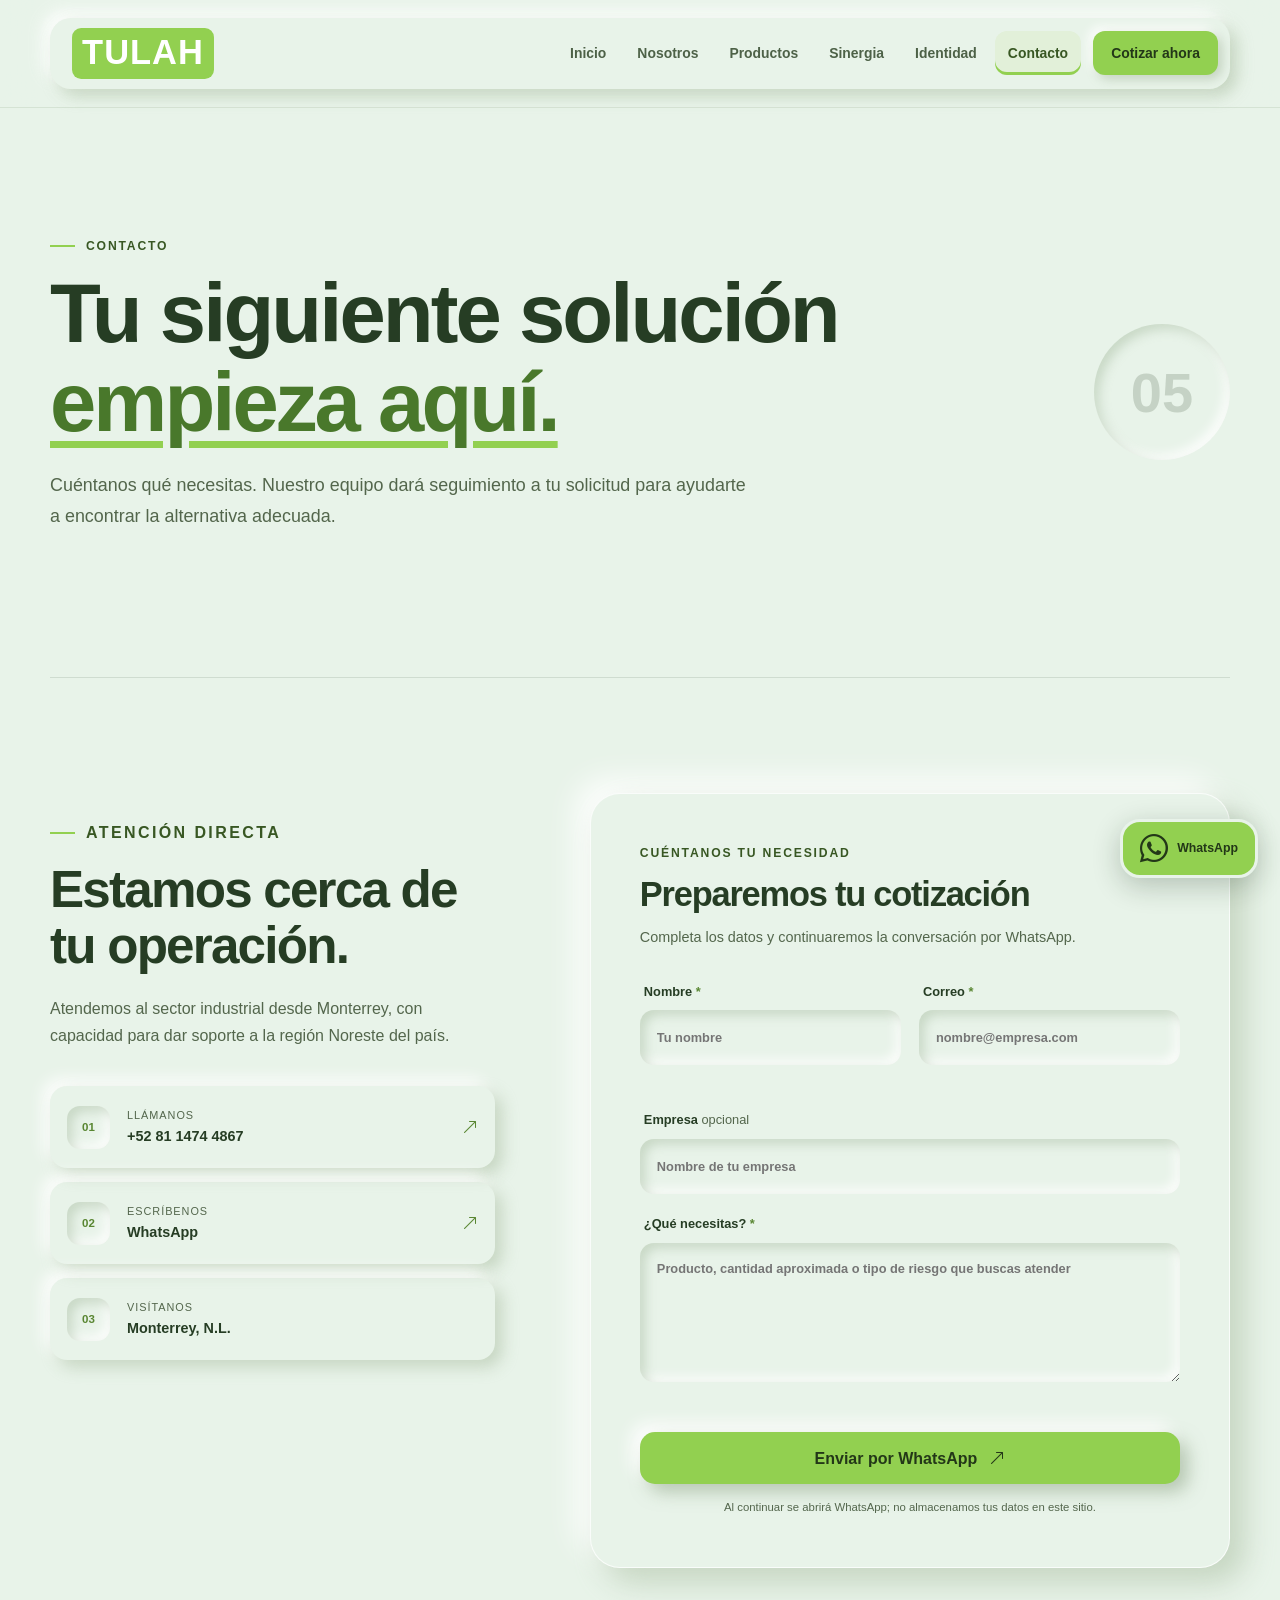
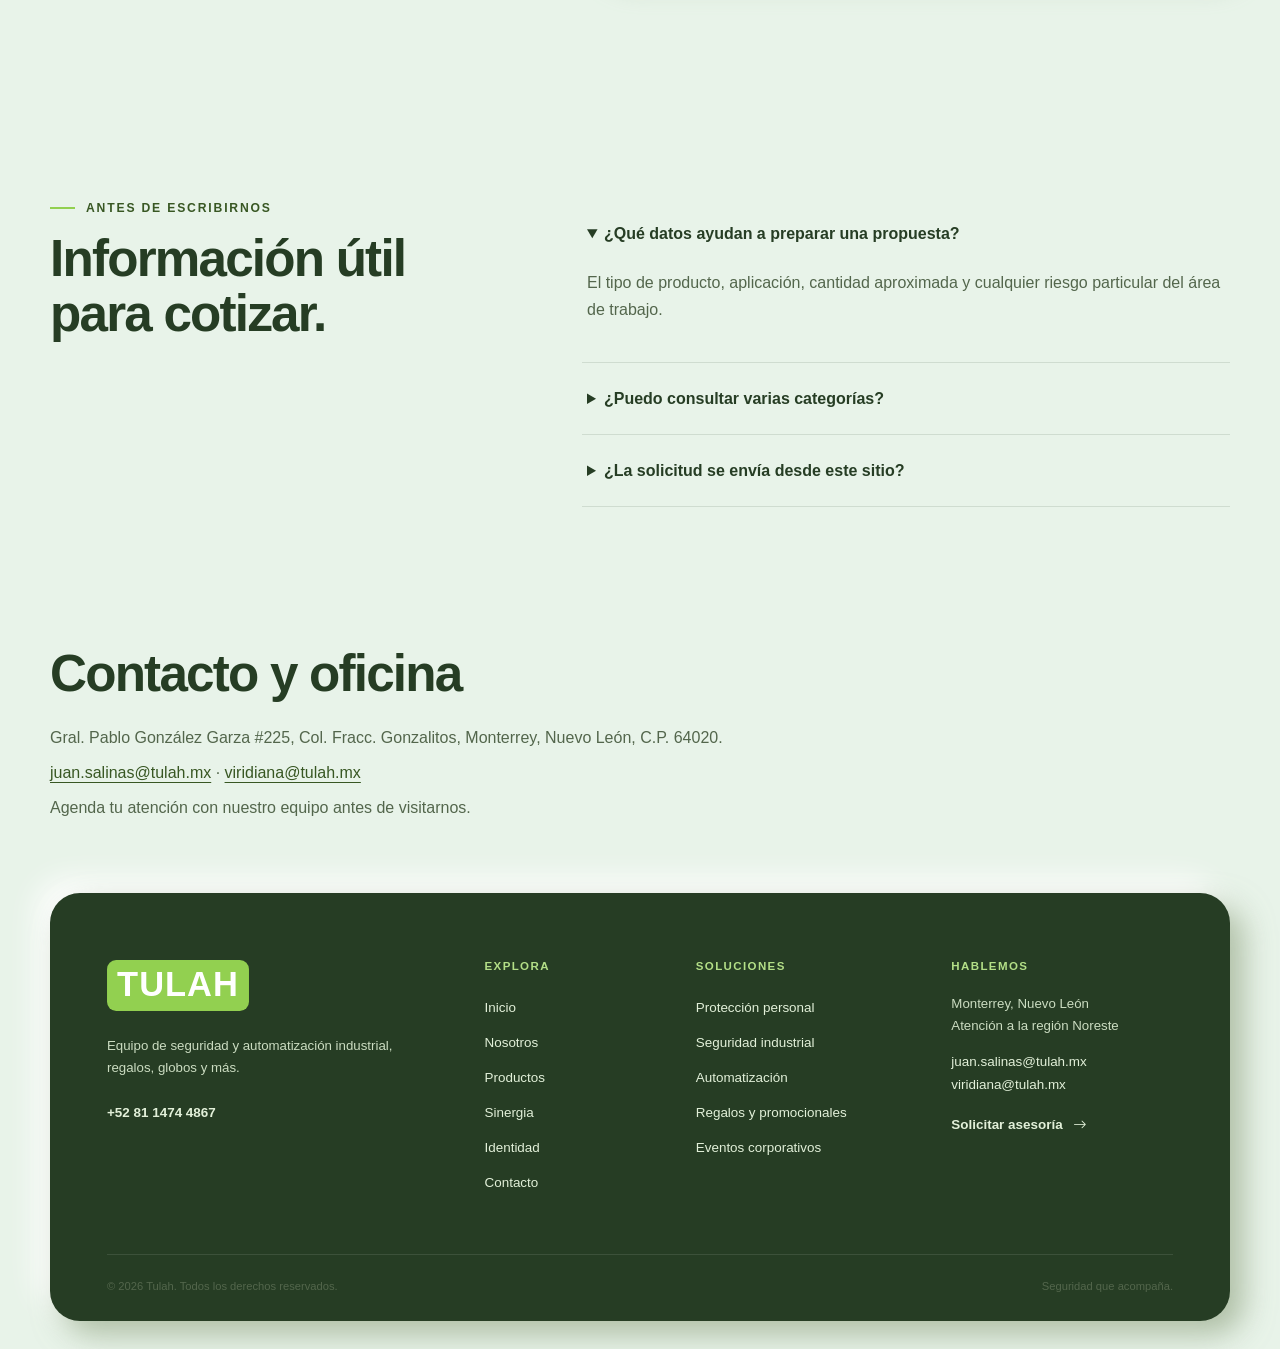
<file: propuesta-neumorfismo/contacto.html>
<!doctype html>
<html lang="es" data-theme="neumorphism">
<head>
  <meta charset="utf-8"><meta name="viewport" content="width=device-width, initial-scale=1">
  <meta name="description" content="Contacta a Tulah para solicitar información o cotizar equipo de protección y seguridad industrial."><meta name="theme-color" content="#92d050">
  <title>Contacto y cotizaciones | Tulah</title><link rel="icon" href="assets/logo-tulah.svg" type="image/svg+xml"><link rel="stylesheet" href="assets/bootstrap-icons/bootstrap-icons.css"><link rel="stylesheet" href="css/styles.css"><link rel="stylesheet" href="css/brand.css">
  <script defer src="js/data.js"></script><script defer src="js/main.js"></script><script defer src="js/components.js"></script>
  <script defer src="js/motion.js"></script>
</head>
<body>
  <site-navbar></site-navbar>
  <main id="contenido">
    <section class="page-hero contact-hero section-shell"><div data-reveal><p class="eyebrow"><span></span> Contacto</p><h1>Tu siguiente solución<br><em>empieza aquí.</em></h1><p>Cuéntanos qué necesitas. Nuestro equipo dará seguimiento a tu solicitud para ayudarte a encontrar la alternativa adecuada.</p></div><div class="page-index" aria-hidden="true">05</div></section>
    <section class="section section-shell contact-layout"><aside class="contact-aside" data-reveal><p class="eyebrow"><span></span> Atención directa</p><h2>Estamos cerca de tu operación.</h2><p>Atendemos al sector industrial desde Monterrey, con capacidad para dar soporte a la región Noreste del país.</p><div class="contact-methods"><a class="contact-method" href="tel:+528114744867"><span>01</span><div><small>Llámanos</small><strong>+52 81 1474 4867</strong></div><b aria-hidden="true"><i class="bi bi-arrow-up-right" aria-hidden="true"></i></b></a><a class="contact-method" target="_blank" rel="noopener" href="https://wa.me/528114744867?text=Hola%20Tulah%2C%20quisiera%20solicitar%20informaci%C3%B3n."><span>02</span><div><small>Escríbenos</small><strong>WhatsApp</strong></div><b aria-hidden="true"><i class="bi bi-arrow-up-right" aria-hidden="true"></i></b></a><div class="contact-method"><span>03</span><div><small>Visítanos</small><strong>Monterrey, N.L.</strong></div></div></div></aside><div class="form-panel neu-panel" data-reveal><contact-form></contact-form></div></section>
    <section class="section section-shell"><div class="faq-panel" data-reveal><div><p class="eyebrow"><span></span> Antes de escribirnos</p><h2>Información útil para cotizar.</h2></div><div class="faq-list"><details open><summary>¿Qué datos ayudan a preparar una propuesta?</summary><p>El tipo de producto, aplicación, cantidad aproximada y cualquier riesgo particular del área de trabajo.</p></details><details><summary>¿Puedo consultar varias categorías?</summary><p>Sí. Tulah integra productos de distintas familias para facilitar la atención de necesidades diversas.</p></details><details><summary>¿La solicitud se envía desde este sitio?</summary><p>El formulario prepara el mensaje y abre WhatsApp para que confirmes y envíes la conversación directamente.</p></details></div></div></section>
  <section class="section-shell business-details" aria-label="Dirección y correos de Tulah"><h2>Contacto y oficina</h2><p>Gral. Pablo González Garza #225, Col. Fracc. Gonzalitos, Monterrey, Nuevo León, C.P. 64020.</p><p><a href="mailto:juan.salinas@tulah.mx">juan.salinas@tulah.mx</a> · <a href="mailto:viridiana@tulah.mx">viridiana@tulah.mx</a></p><p>Agenda tu atención con nuestro equipo antes de visitarnos.</p></section></main>
  <site-footer></site-footer><whatsapp-float></whatsapp-float>
</body>
</html>
</file>
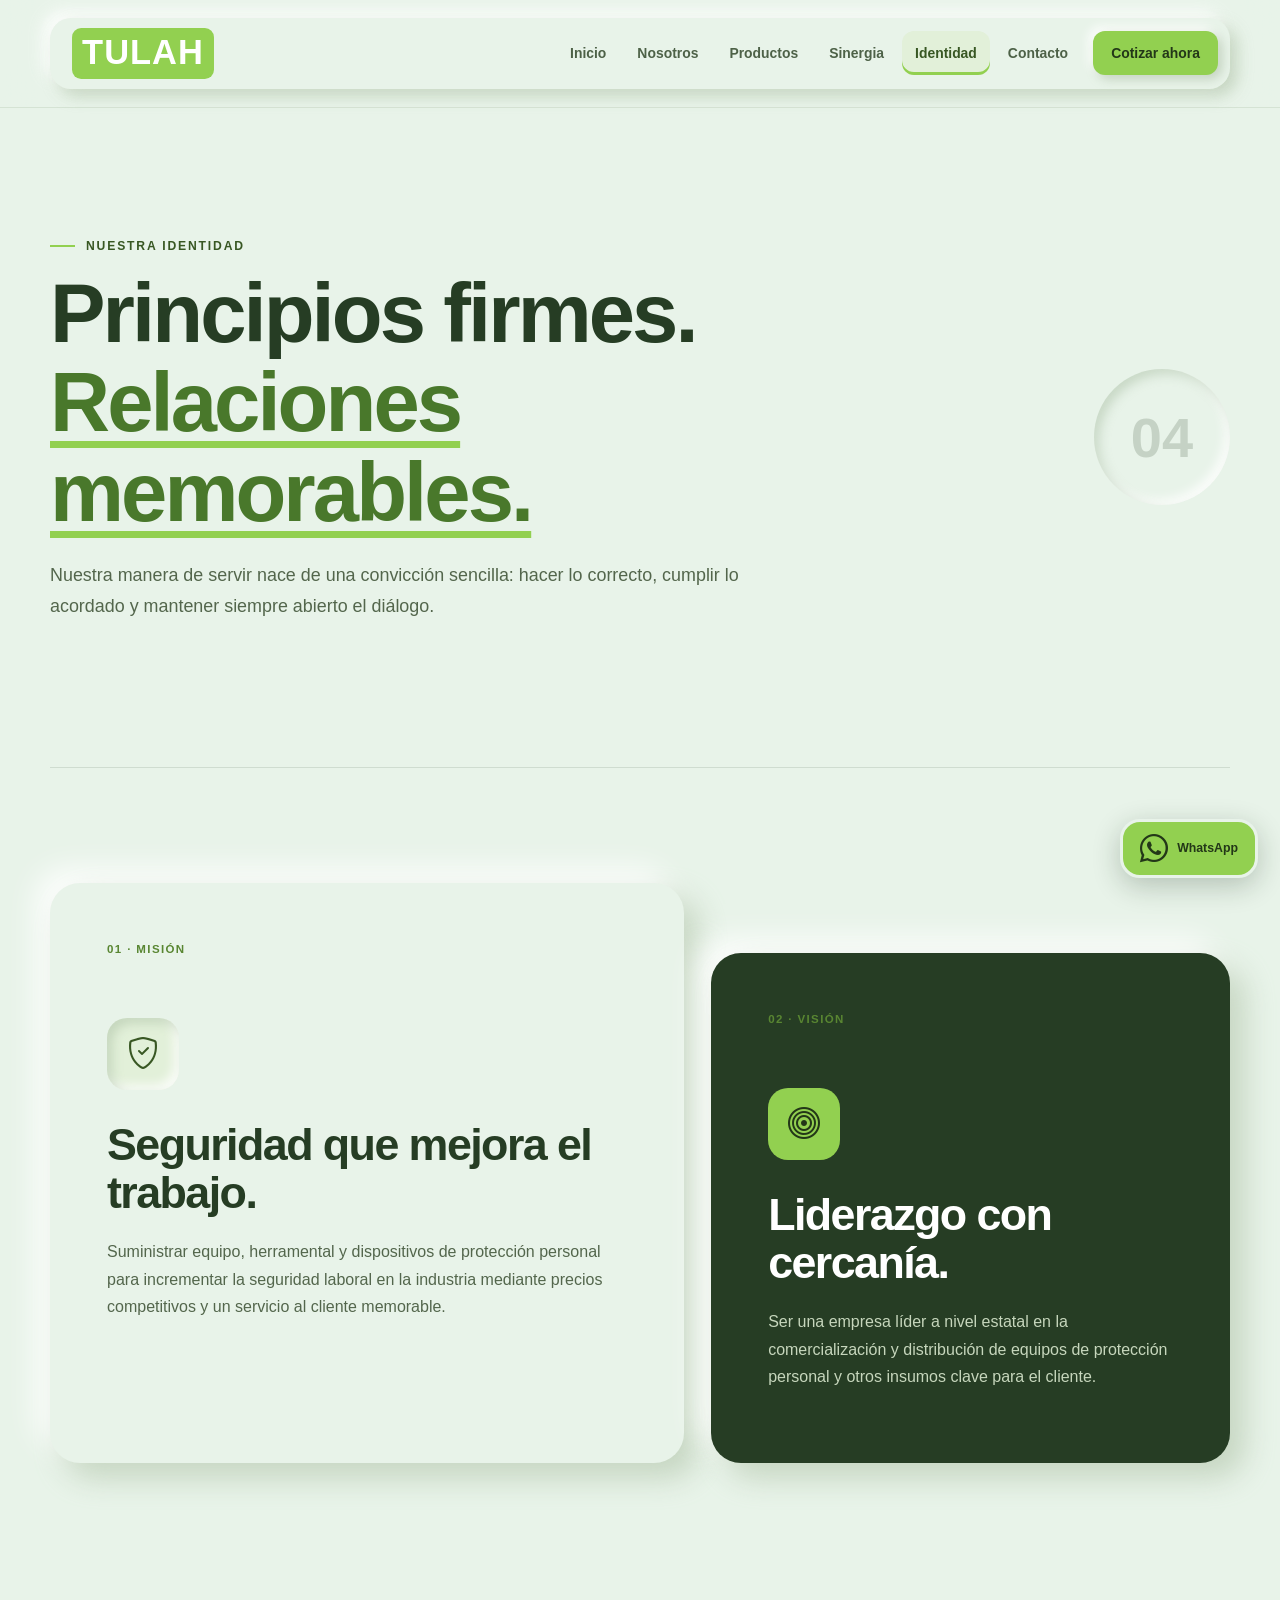
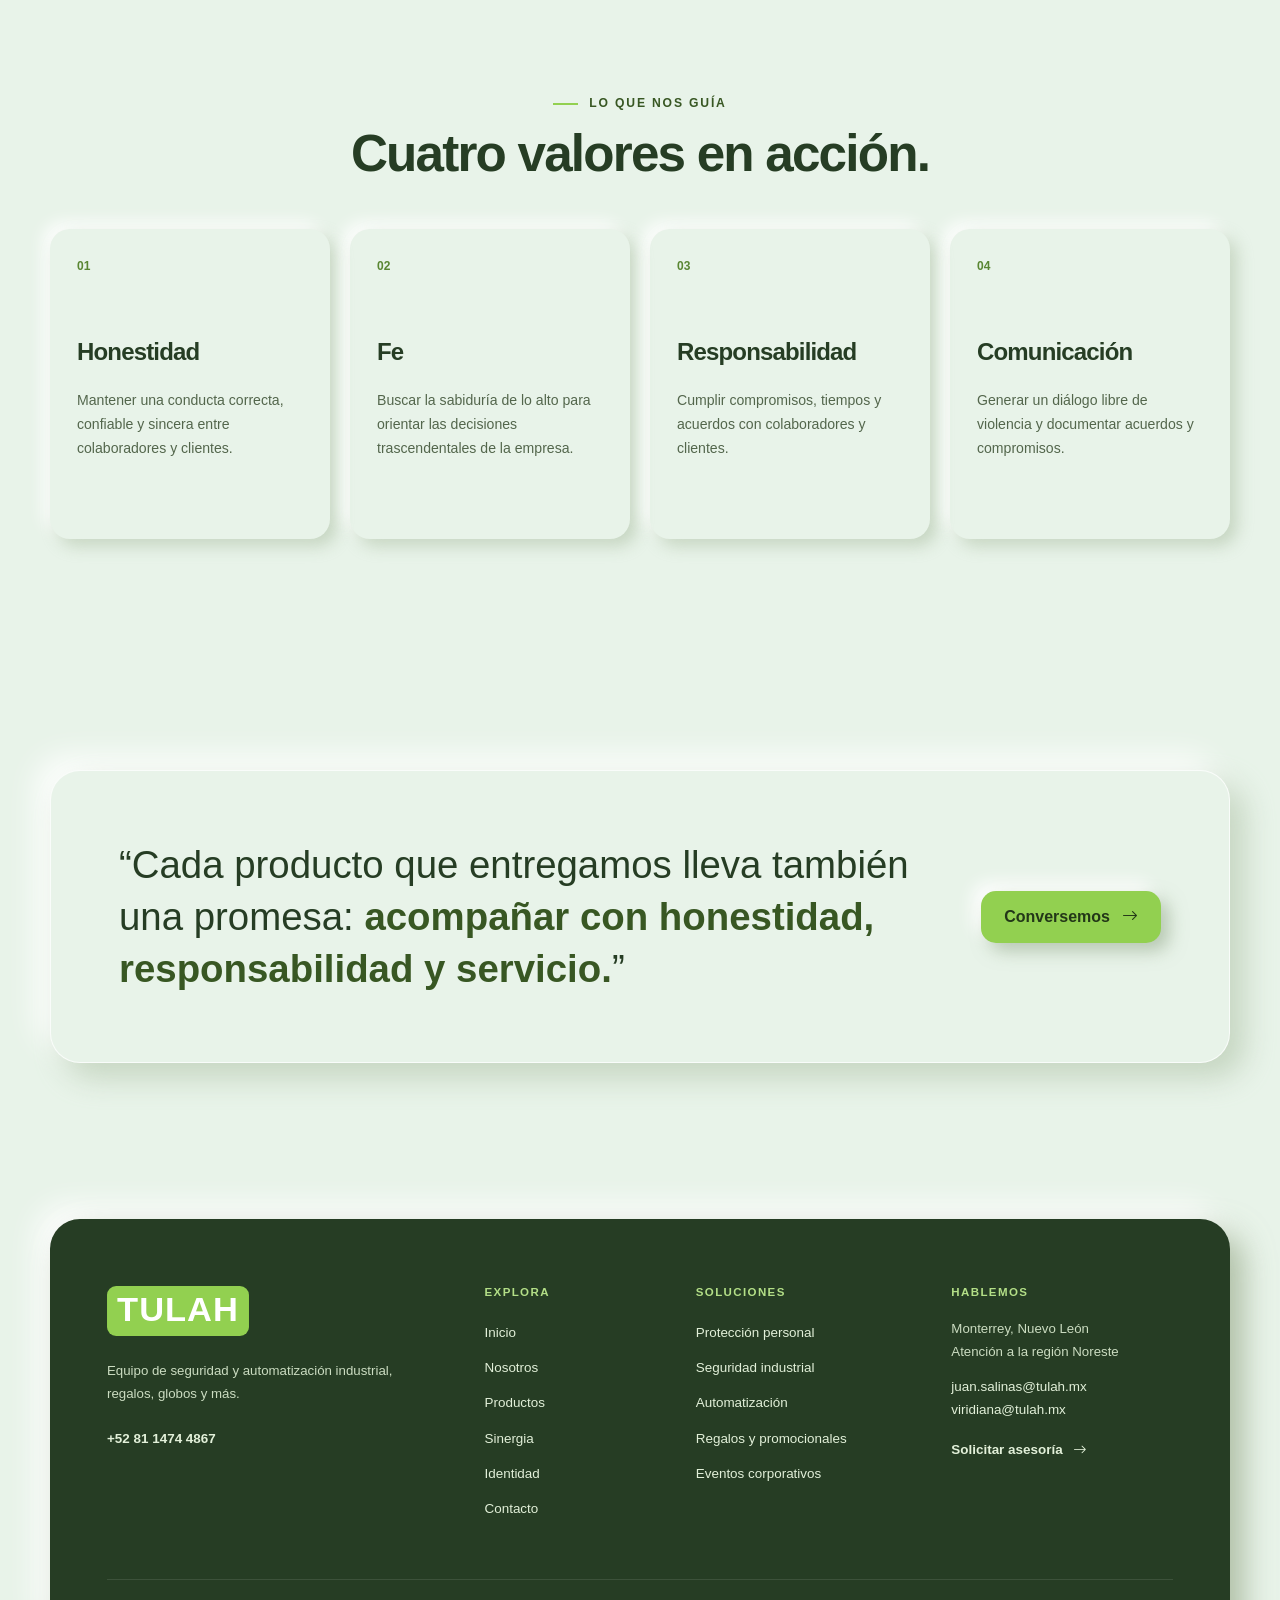
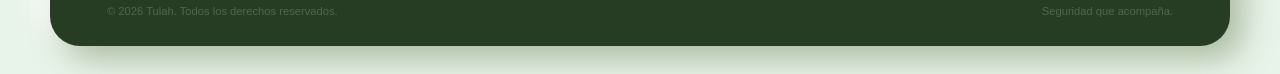
<file: propuesta-neumorfismo/identidad.html>
<!doctype html>
<html lang="es" data-theme="neumorphism">
<head>
  <meta charset="utf-8"><meta name="viewport" content="width=device-width, initial-scale=1">
  <meta name="description" content="Conoce la misión, visión y valores que orientan el trabajo de Tulah."><meta name="theme-color" content="#92d050">
  <title>Nuestra identidad | Tulah</title><link rel="icon" href="assets/logo-tulah.svg" type="image/svg+xml"><link rel="stylesheet" href="assets/bootstrap-icons/bootstrap-icons.css"><link rel="stylesheet" href="css/styles.css"><link rel="stylesheet" href="css/brand.css">
  <script defer src="js/data.js"></script><script defer src="js/main.js"></script><script defer src="js/components.js"></script>
  <script defer src="js/motion.js"></script>
</head>
<body>
  <site-navbar></site-navbar>
  <main id="contenido">
    <section class="page-hero section-shell"><div data-reveal><p class="eyebrow"><span></span> Nuestra identidad</p><h1>Principios firmes.<br><em>Relaciones memorables.</em></h1><p>Nuestra manera de servir nace de una convicción sencilla: hacer lo correcto, cumplir lo acordado y mantener siempre abierto el diálogo.</p></div><div class="page-index" aria-hidden="true">04</div></section>
    <section class="section section-shell identity-duo"><article class="identity-card mission" data-reveal><span class="identity-tag">01 · Misión</span><div class="identity-icon"><i class="bi bi-shield-check" aria-hidden="true"></i></div><h2>Seguridad que mejora el trabajo.</h2><p>Suministrar equipo, herramental y dispositivos de protección personal para incrementar la seguridad laboral en la industria mediante precios competitivos y un servicio al cliente memorable.</p></article><article class="identity-card vision" data-reveal><span class="identity-tag">02 · Visión</span><div class="identity-icon"><i class="bi bi-bullseye" aria-hidden="true"></i></div><h2>Liderazgo con cercanía.</h2><p>Ser una empresa líder a nivel estatal en la comercialización y distribución de equipos de protección personal y otros insumos clave para el cliente.</p></article></section>
    <section class="section section-shell"><div class="section-heading centered" data-reveal><p class="eyebrow"><span></span> Lo que nos guía</p><h2>Cuatro valores en acción.</h2></div><div class="values-grid"><article class="value-card" data-reveal><span>01</span><h3>Honestidad</h3><p>Mantener una conducta correcta, confiable y sincera entre colaboradores y clientes.</p></article><article class="value-card" data-reveal><span>02</span><h3>Fe</h3><p>Buscar la sabiduría de lo alto para orientar las decisiones trascendentales de la empresa.</p></article><article class="value-card" data-reveal><span>03</span><h3>Responsabilidad</h3><p>Cumplir compromisos, tiempos y acuerdos con colaboradores y clientes.</p></article><article class="value-card" data-reveal><span>04</span><h3>Comunicación</h3><p>Generar un diálogo libre de violencia y documentar acuerdos y compromisos.</p></article></div></section>
    <section class="section section-shell"><div class="manifesto-panel neu-panel" data-reveal><p>“Cada producto que entregamos lleva también una promesa: <strong>acompañar con honestidad, responsabilidad y servicio.</strong>”</p><a class="button" href="contacto.html">Conversemos <span aria-hidden="true"><i class="bi bi-arrow-right" aria-hidden="true"></i></span></a></div></section>
  </main>
  <site-footer></site-footer><whatsapp-float></whatsapp-float>
</body>
</html>
</file>
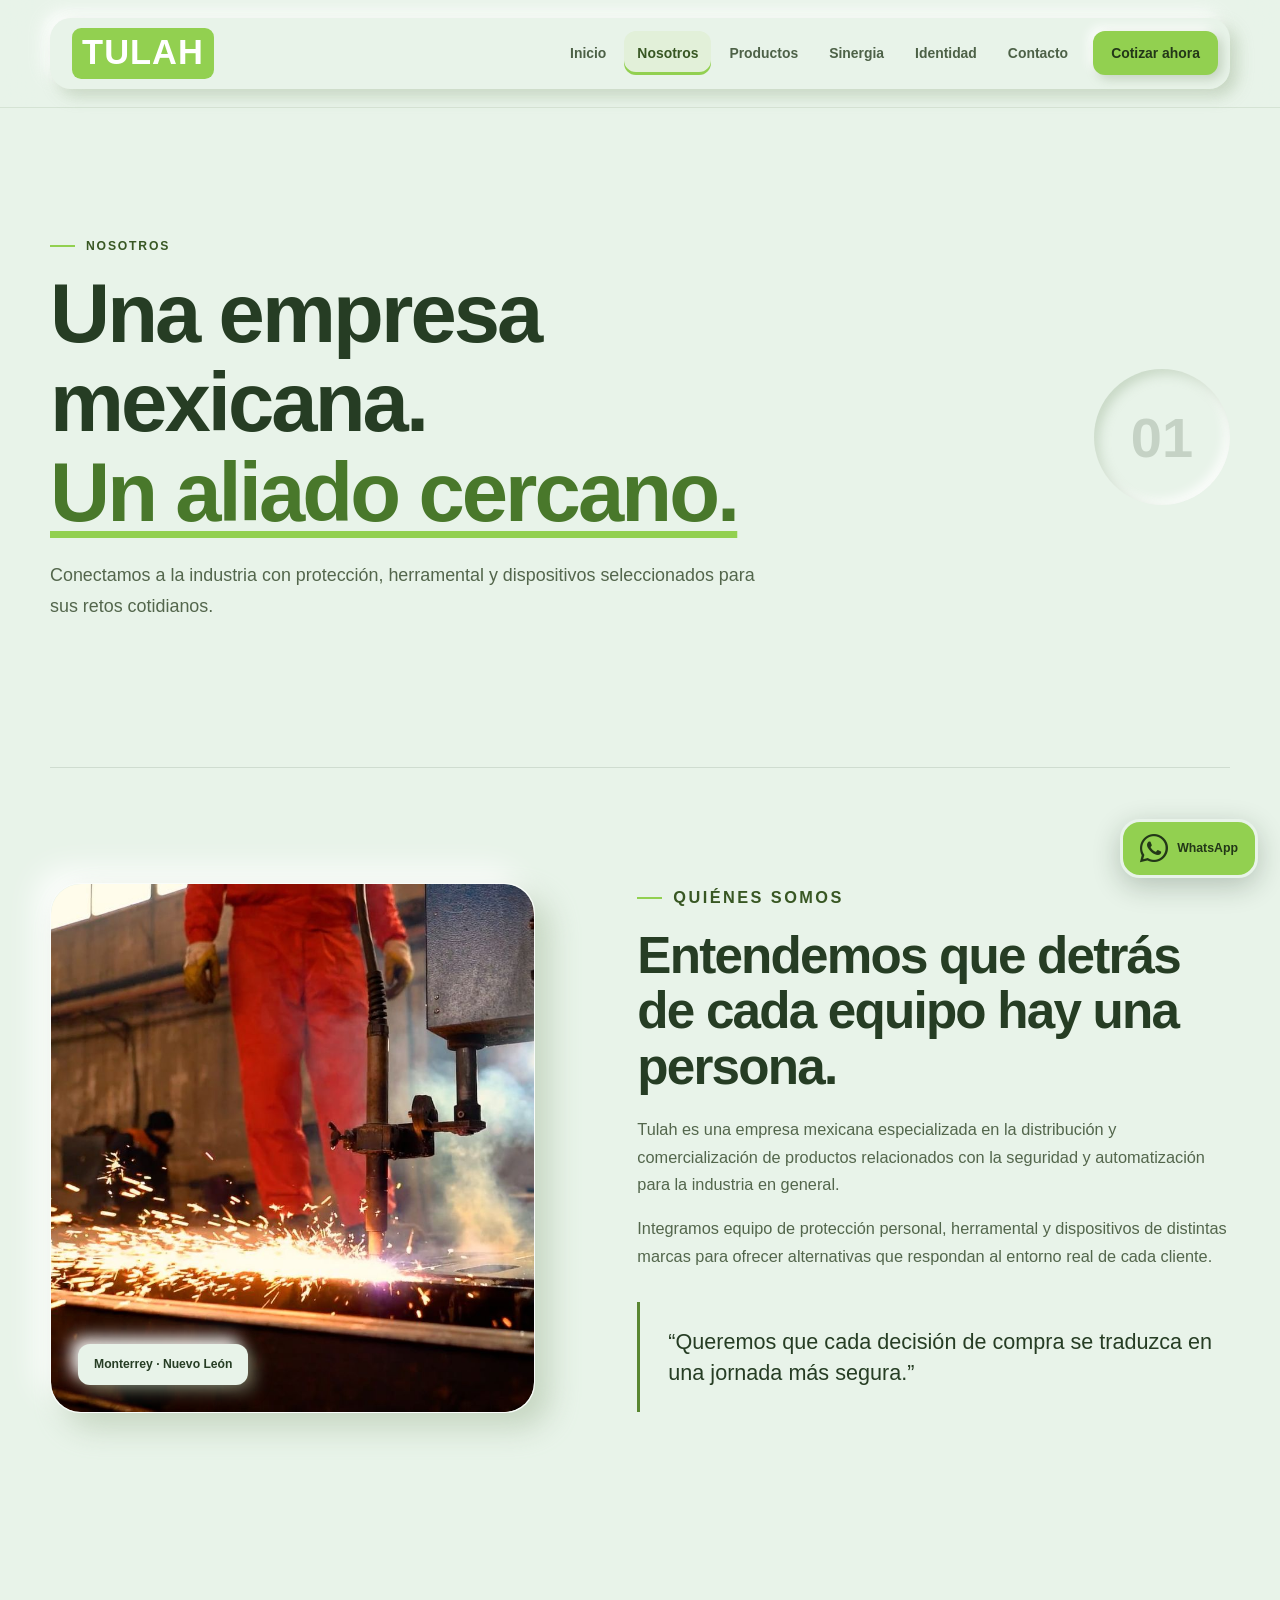
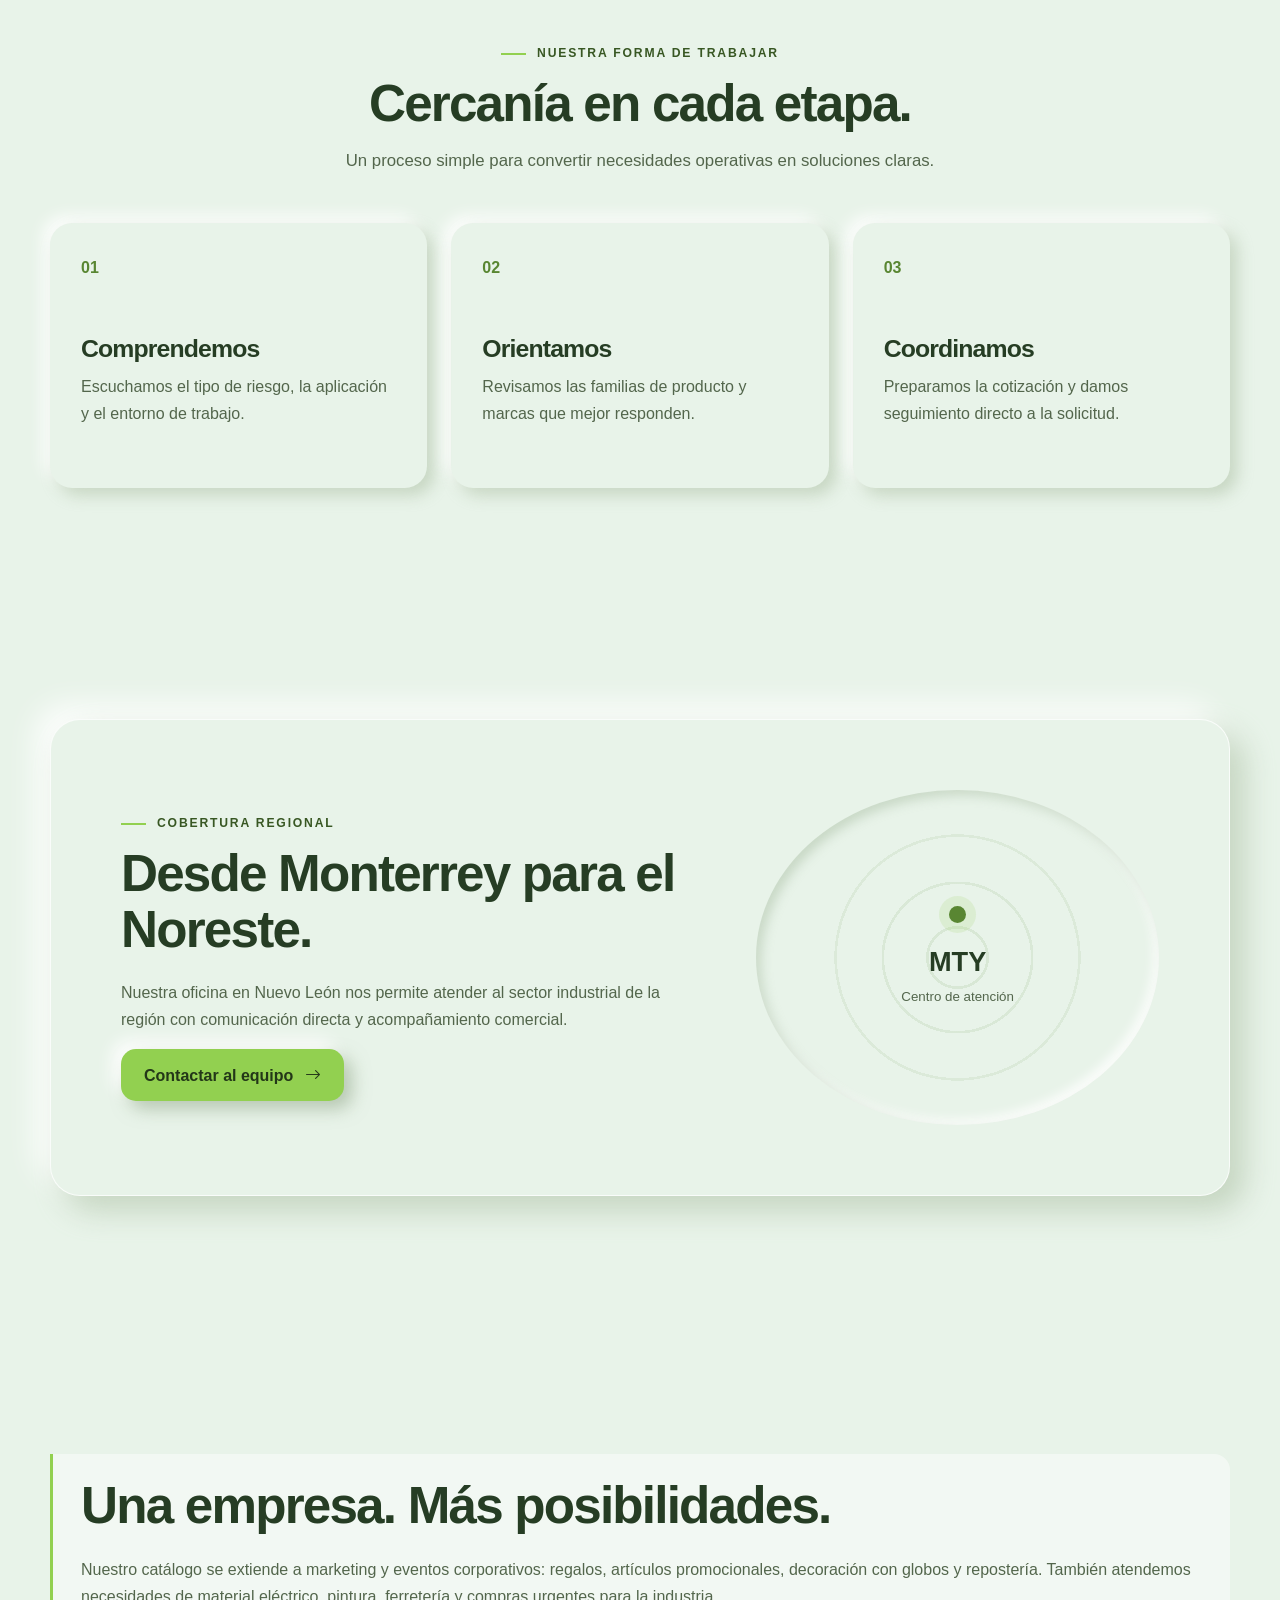
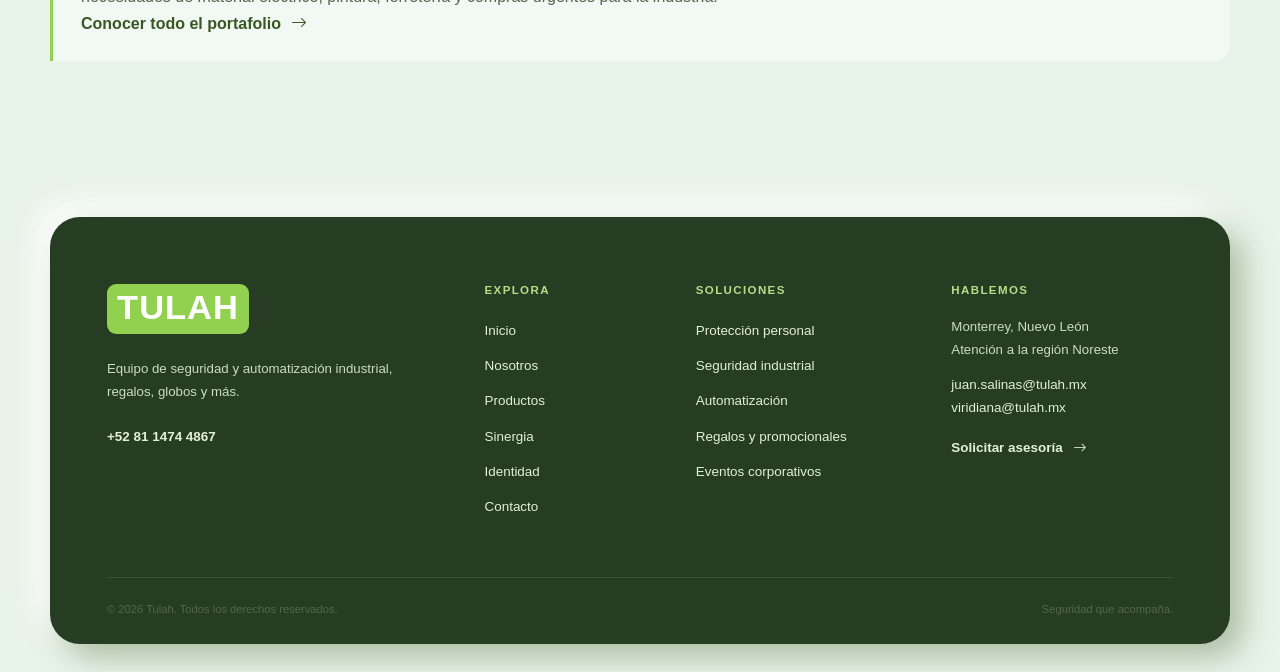
<file: propuesta-neumorfismo/nosotros.html>
<!doctype html>
<html lang="es" data-theme="neumorphism">
<head>
  <meta charset="utf-8"><meta name="viewport" content="width=device-width, initial-scale=1">
  <meta name="description" content="Conoce a Tulah, empresa mexicana especializada en seguridad industrial con atención desde Monterrey para el Noreste de México."><meta name="theme-color" content="#92d050">
  <title>Nosotros | Tulah</title><link rel="icon" href="assets/logo-tulah.svg" type="image/svg+xml"><link rel="stylesheet" href="assets/bootstrap-icons/bootstrap-icons.css"><link rel="stylesheet" href="css/styles.css"><link rel="stylesheet" href="css/brand.css">
  <script defer src="js/data.js"></script><script defer src="js/main.js"></script><script defer src="js/components.js"></script>
  <script defer src="js/motion.js"></script>
</head>
<body>
  <site-navbar></site-navbar>
  <main id="contenido">
    <section class="page-hero section-shell"><div data-reveal><p class="eyebrow"><span></span> Nosotros</p><h1>Una empresa mexicana.<br><em>Un aliado cercano.</em></h1><p>Conectamos a la industria con protección, herramental y dispositivos seleccionados para sus retos cotidianos.</p></div><div class="page-index" aria-hidden="true">01</div></section>
    <section class="section section-shell story-grid">
      <div class="story-visual neu-panel" data-reveal><img src="assets/hero-poster.jpg" alt="Imagen de muestra de trabajo de soldadura en un entorno industrial" width="620" height="560"><span class="story-label">Monterrey · Nuevo León</span></div>
      <div class="story-copy" data-reveal><p class="eyebrow"><span></span> Quiénes somos</p><h2>Entendemos que detrás de cada equipo hay una persona.</h2><p>Tulah es una empresa mexicana especializada en la distribución y comercialización de productos relacionados con la seguridad y automatización para la industria en general.</p><p>Integramos equipo de protección personal, herramental y dispositivos de distintas marcas para ofrecer alternativas que respondan al entorno real de cada cliente.</p><blockquote>“Queremos que cada decisión de compra se traduzca en una jornada más segura.”</blockquote></div>
    </section>
    <section class="section section-shell"><div class="section-heading centered" data-reveal><p class="eyebrow"><span></span> Nuestra forma de trabajar</p><h2>Cercanía en cada etapa.</h2><p>Un proceso simple para convertir necesidades operativas en soluciones claras.</p></div><div class="process-grid"><article class="process-card" data-reveal><span>01</span><h3>Comprendemos</h3><p>Escuchamos el tipo de riesgo, la aplicación y el entorno de trabajo.</p></article><article class="process-card" data-reveal><span>02</span><h3>Orientamos</h3><p>Revisamos las familias de producto y marcas que mejor responden.</p></article><article class="process-card" data-reveal><span>03</span><h3>Coordinamos</h3><p>Preparamos la cotización y damos seguimiento directo a la solicitud.</p></article></div></section>
    <section class="section section-shell"><div class="coverage-panel neu-panel" data-reveal><div><p class="eyebrow"><span></span> Cobertura regional</p><h2>Desde Monterrey para el Noreste.</h2><p>Nuestra oficina en Nuevo León nos permite atender al sector industrial de la región con comunicación directa y acompañamiento comercial.</p><a class="button" href="contacto.html">Contactar al equipo <span aria-hidden="true"><i class="bi bi-arrow-right" aria-hidden="true"></i></span></a></div><div class="coverage-map" aria-label="Cobertura en el Noreste de México"><span class="map-dot"></span><strong>MTY</strong><small>Centro de atención</small></div></div></section>
  <section class="section section-shell"><div class="portfolio-note"><h2>Una empresa. Más posibilidades.</h2><p>Nuestro catálogo se extiende a marketing y eventos corporativos: regalos, artículos promocionales, decoración con globos y repostería. También atendemos necesidades de material eléctrico, pintura, ferretería y compras urgentes para la industria.</p><a class="text-link" href="productos.html">Conocer todo el portafolio <i class="bi bi-arrow-right" aria-hidden="true"></i></a></div></section></main>
  <site-footer></site-footer><whatsapp-float></whatsapp-float>
</body>
</html>
</file>
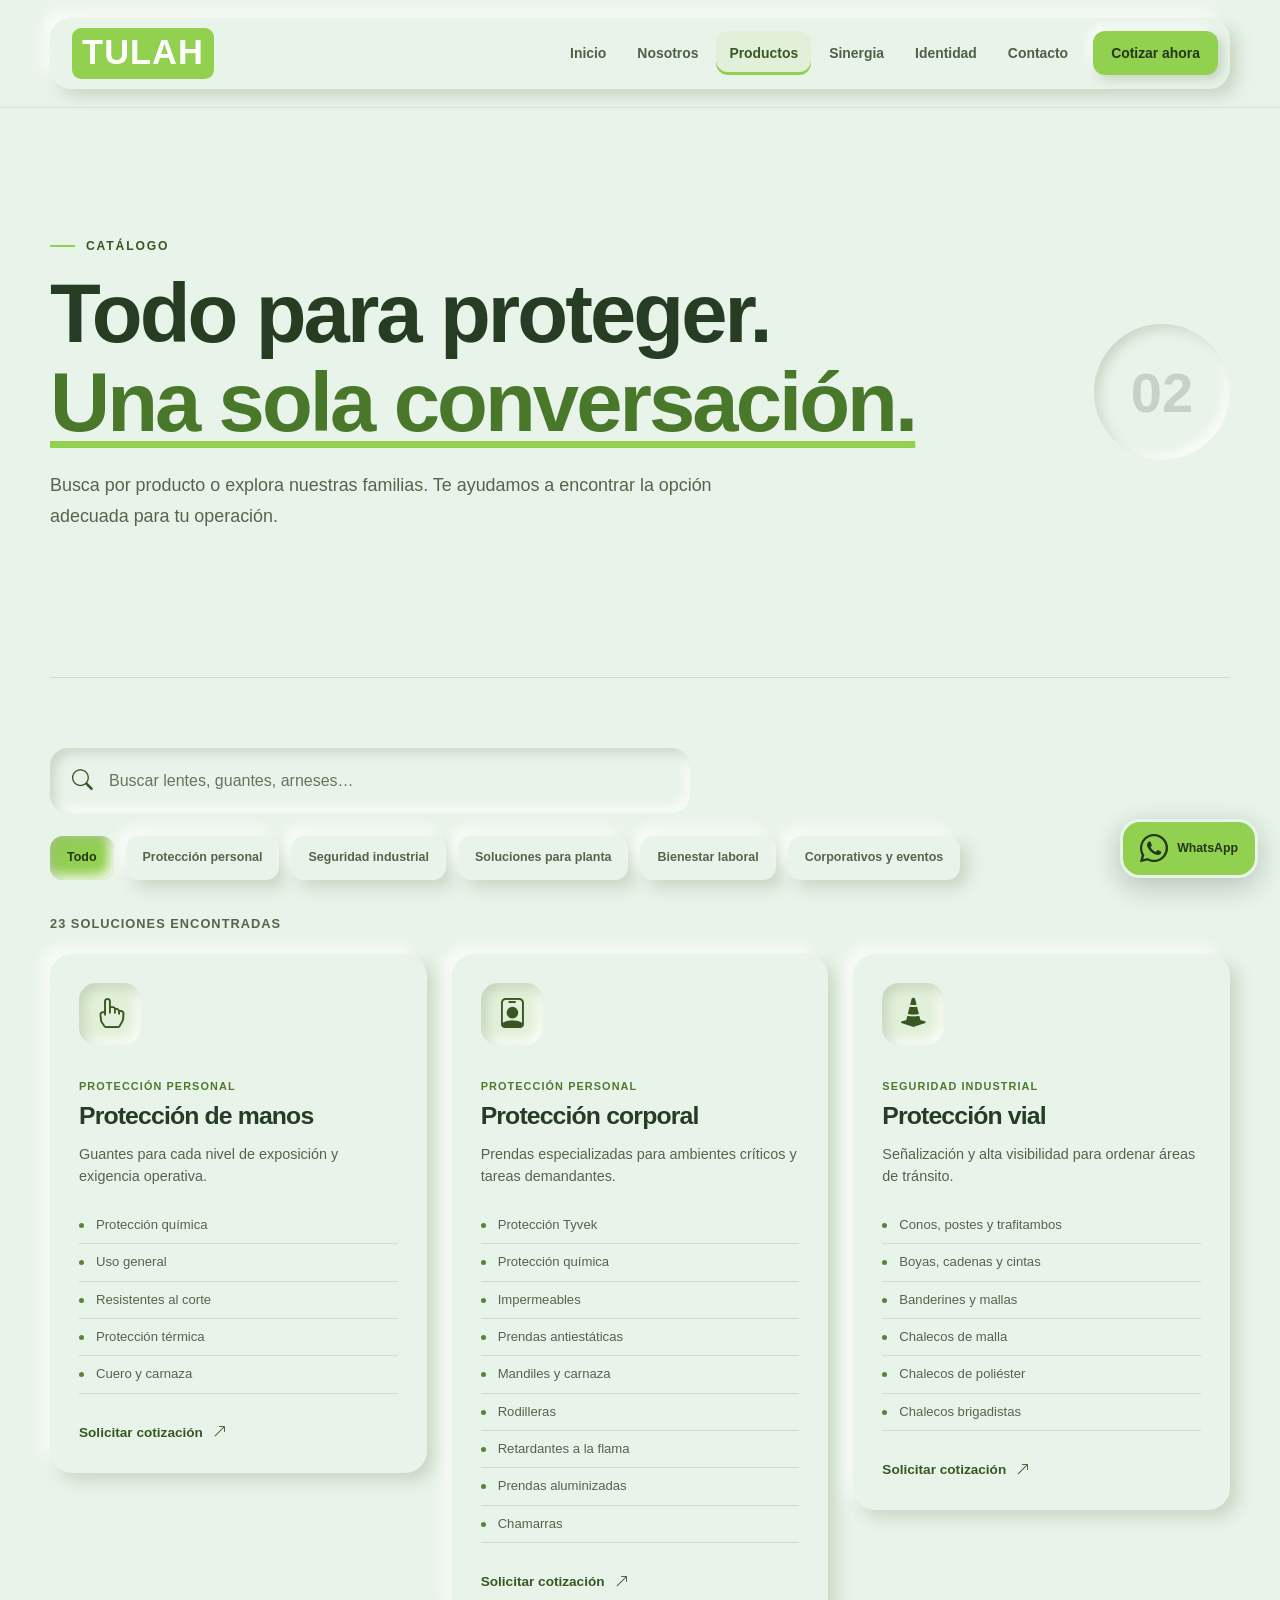
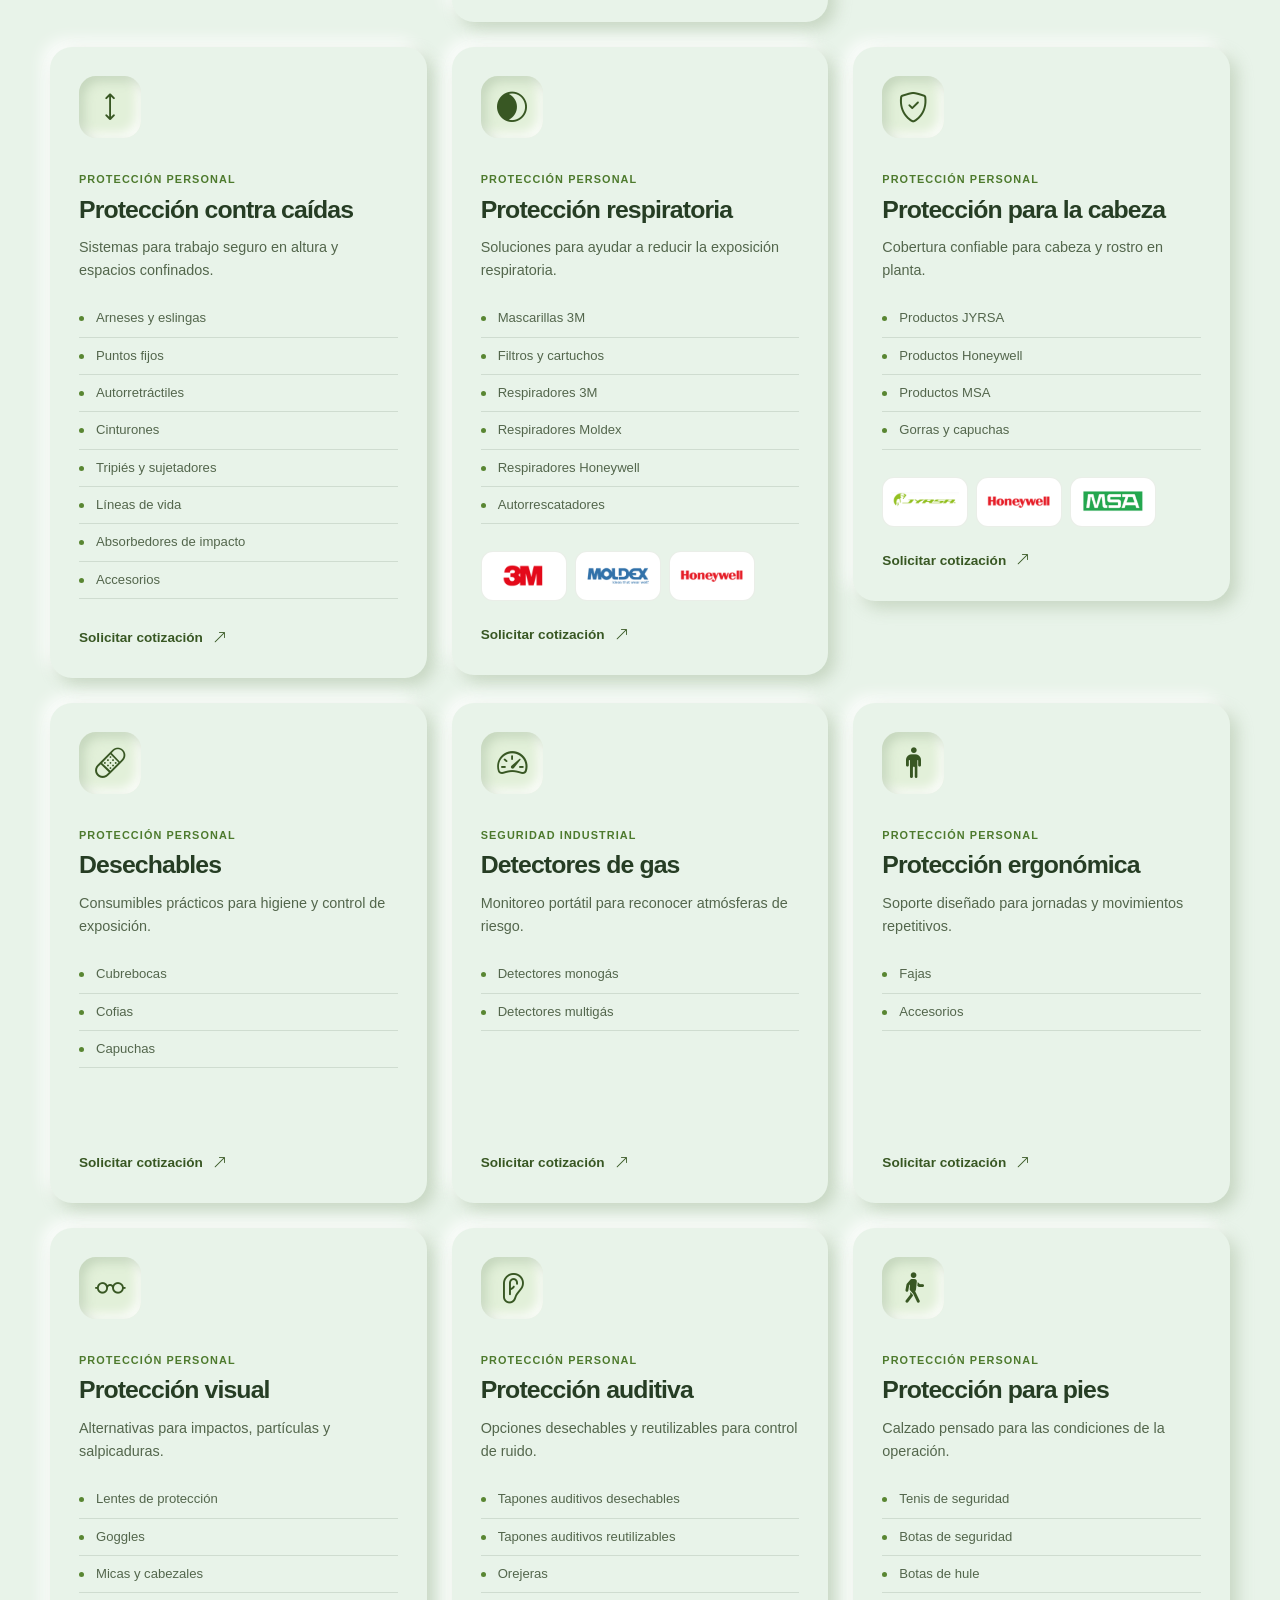
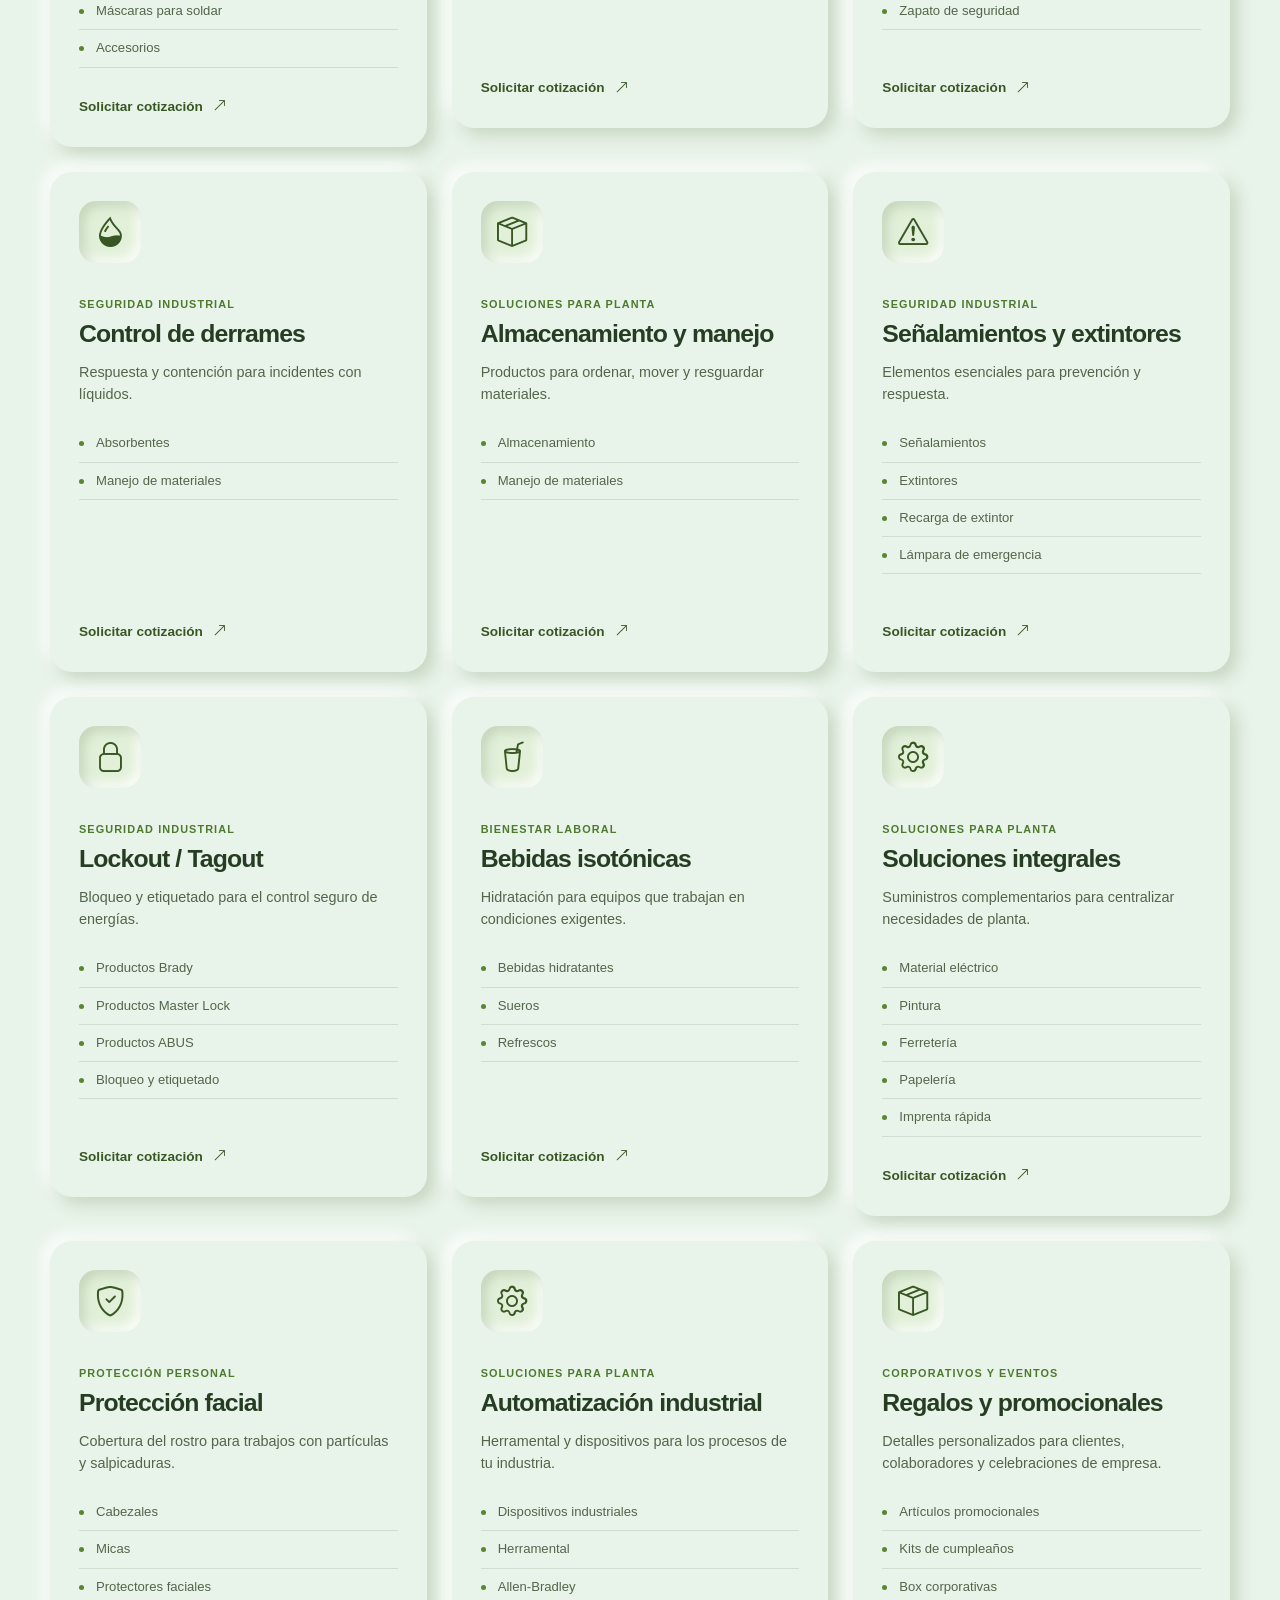
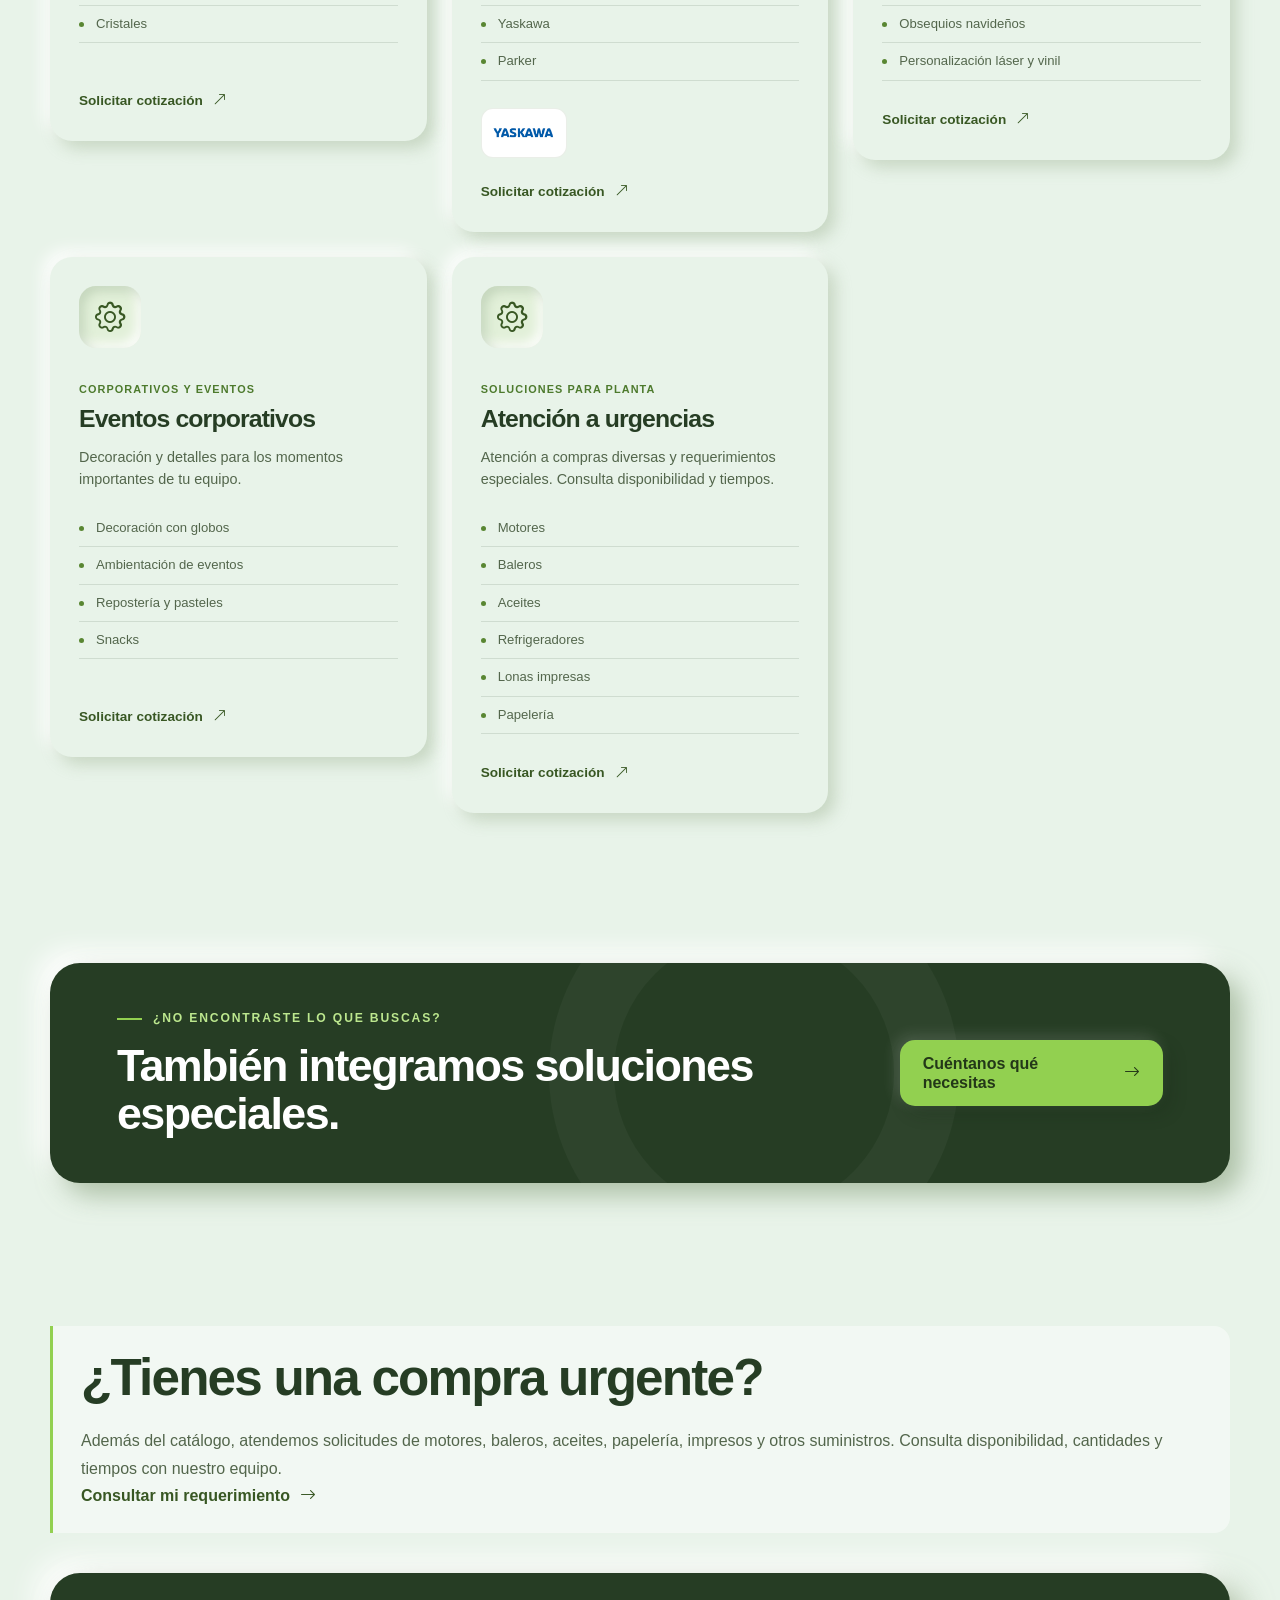
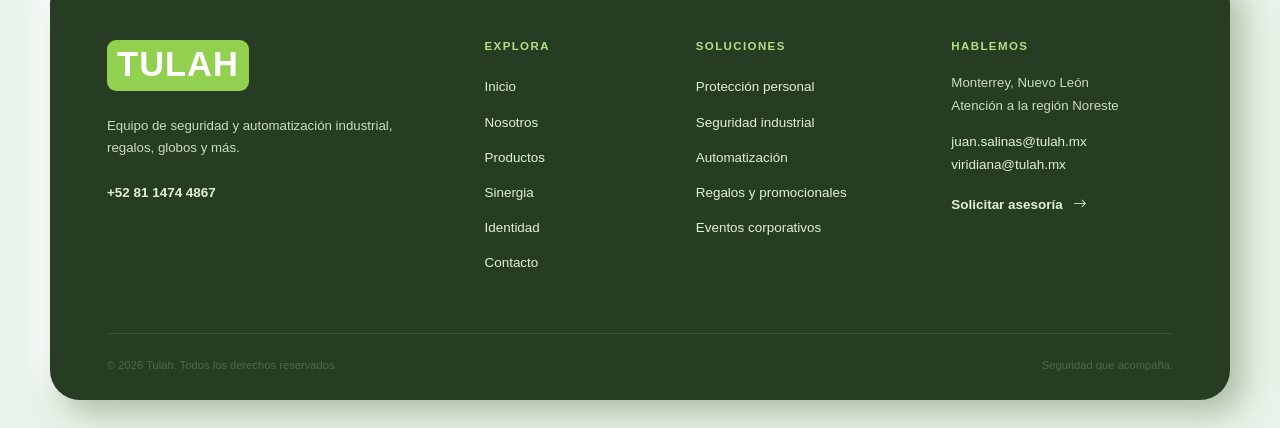
<file: propuesta-neumorfismo/productos.html>
<!doctype html>
<html lang="es" data-theme="neumorphism">
<head>
  <meta charset="utf-8"><meta name="viewport" content="width=device-width, initial-scale=1">
  <meta name="description" content="Explora el catálogo de equipo de protección personal y seguridad industrial de Tulah."><meta name="theme-color" content="#92d050">
  <title>Productos y soluciones | Tulah</title><link rel="icon" href="assets/logo-tulah.svg" type="image/svg+xml"><link rel="stylesheet" href="assets/bootstrap-icons/bootstrap-icons.css"><link rel="stylesheet" href="css/styles.css"><link rel="stylesheet" href="css/brand.css">
  <script defer src="js/data.js"></script><script defer src="js/main.js"></script><script defer src="js/components.js"></script>
  <script defer src="js/motion.js"></script>
</head>
<body>
  <site-navbar></site-navbar>
  <main id="contenido">
    <section class="page-hero catalog-hero section-shell"><div data-reveal><p class="eyebrow"><span></span> Catálogo</p><h1>Todo para proteger.<br><em>Una sola conversación.</em></h1><p>Busca por producto o explora nuestras familias. Te ayudamos a encontrar la opción adecuada para tu operación.</p></div><div class="page-index" aria-hidden="true">02</div></section>
    <section class="catalog-section section-shell" data-reveal><product-catalog></product-catalog></section>
    <section class="section section-shell"><div class="cta-panel compact" data-reveal><div><p class="eyebrow light"><span></span> ¿No encontraste lo que buscas?</p><h2>También integramos soluciones especiales.</h2></div><a class="button button-light" href="contacto.html">Cuéntanos qué necesitas <span aria-hidden="true"><i class="bi bi-arrow-right" aria-hidden="true"></i></span></a></div></section>
  <section class="section-shell portfolio-note"><h2>¿Tienes una compra urgente?</h2><p>Además del catálogo, atendemos solicitudes de motores, baleros, aceites, papelería, impresos y otros suministros. Consulta disponibilidad, cantidades y tiempos con nuestro equipo.</p><a class="text-link" href="contacto.html">Consultar mi requerimiento <i class="bi bi-arrow-right" aria-hidden="true"></i></a></section></main>
  <site-footer></site-footer><whatsapp-float></whatsapp-float>
</body>
</html>
</file>
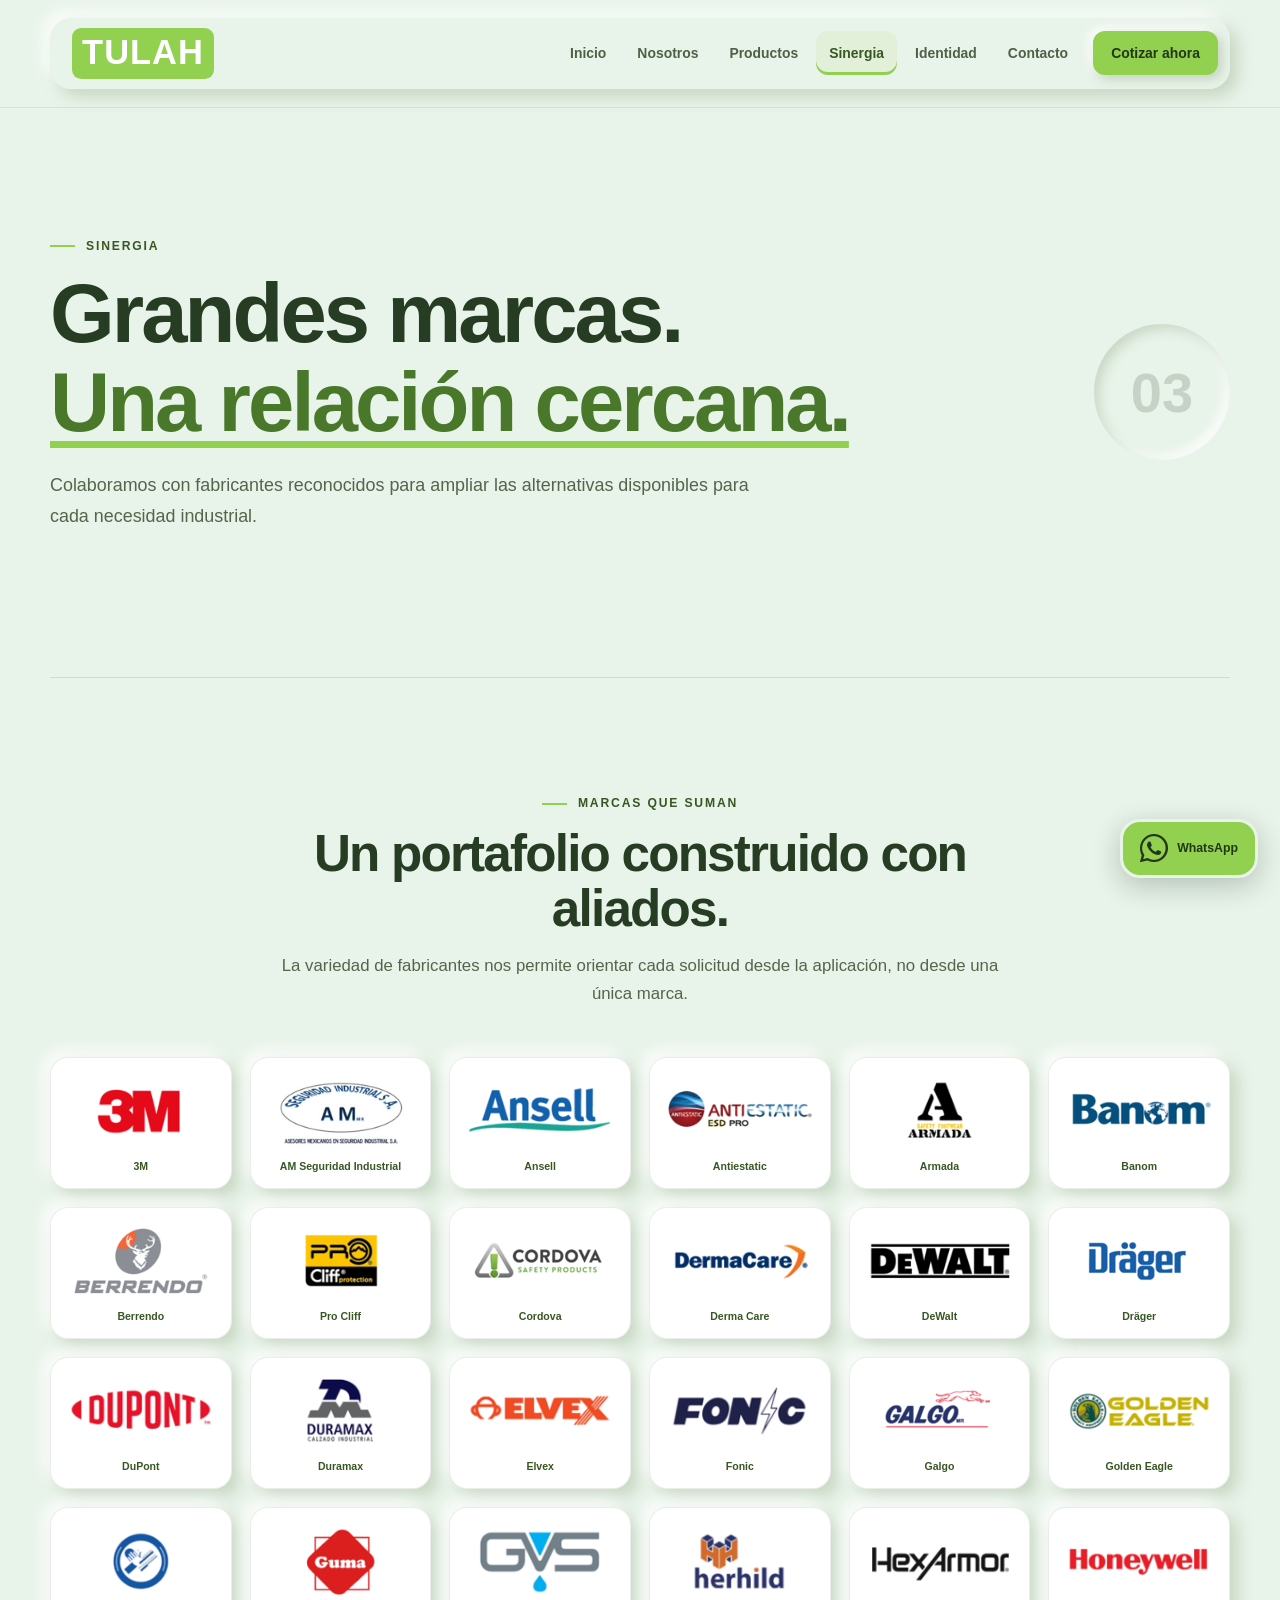
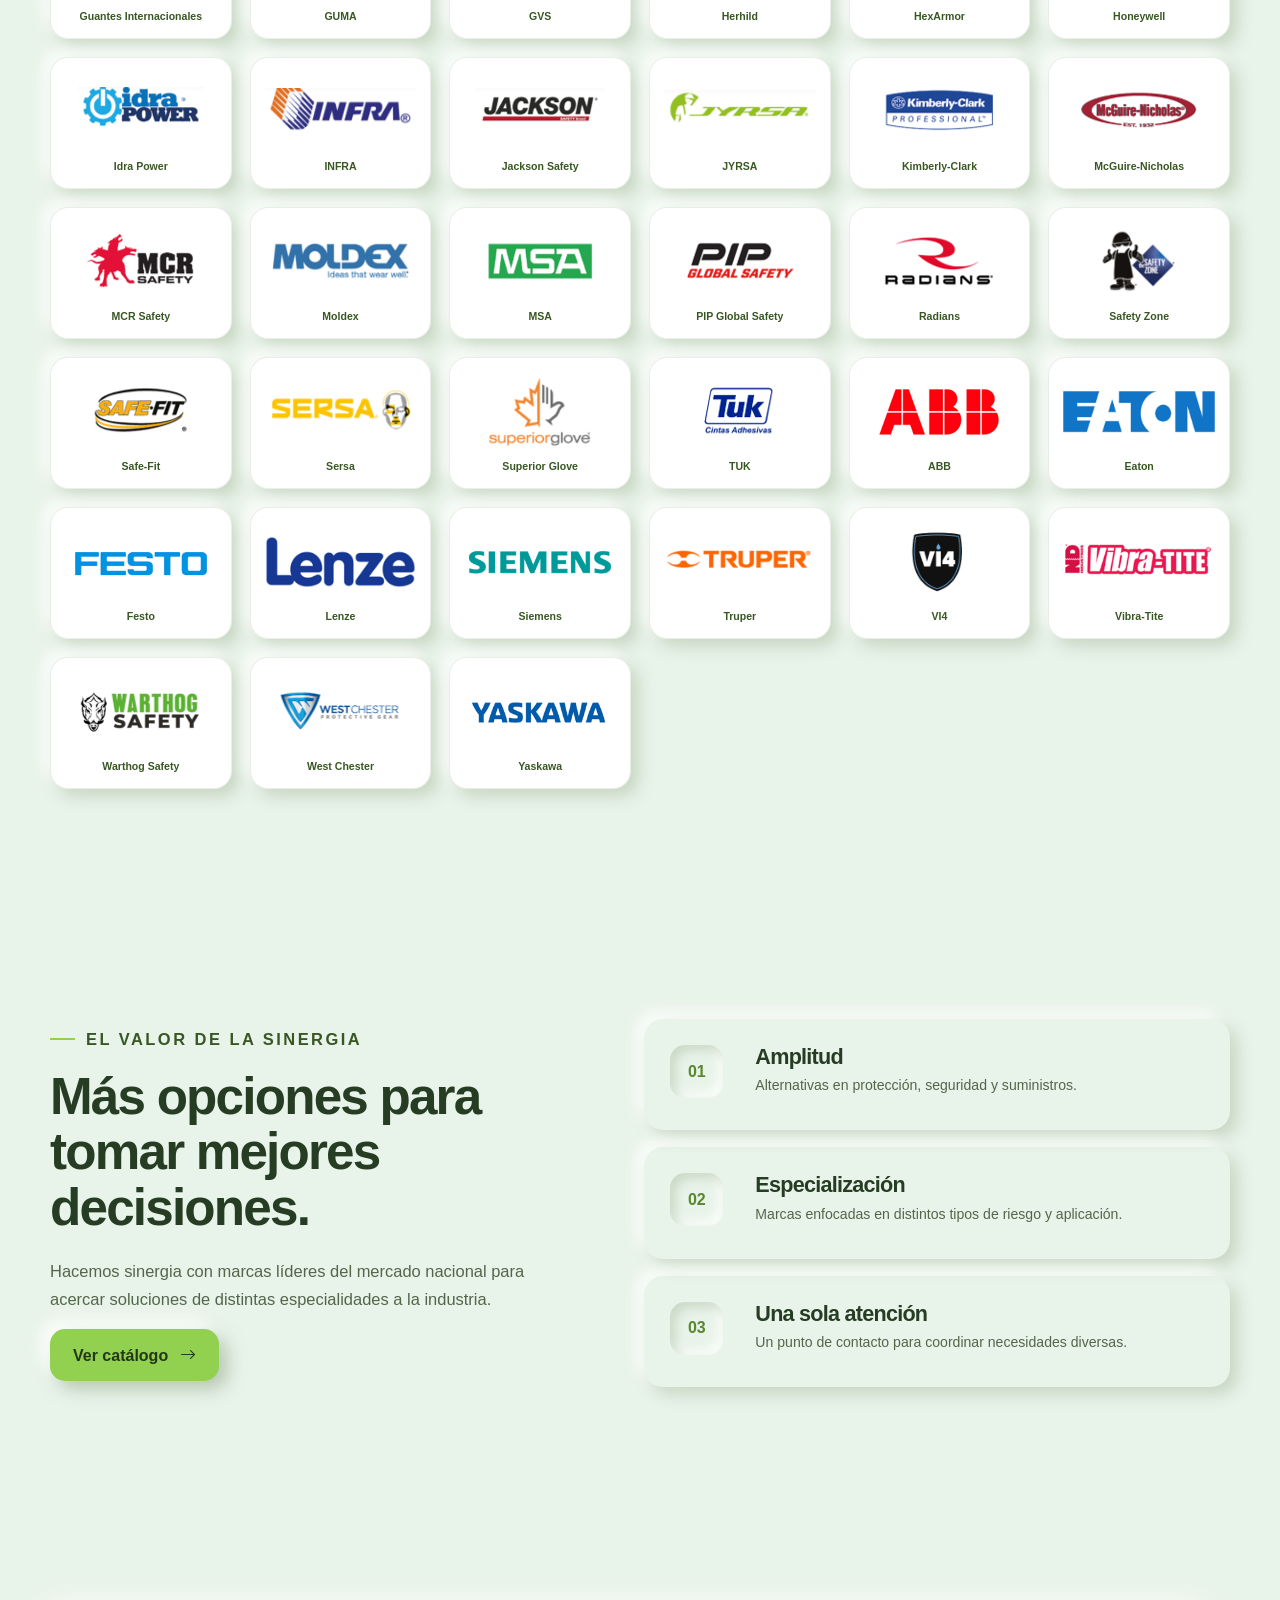
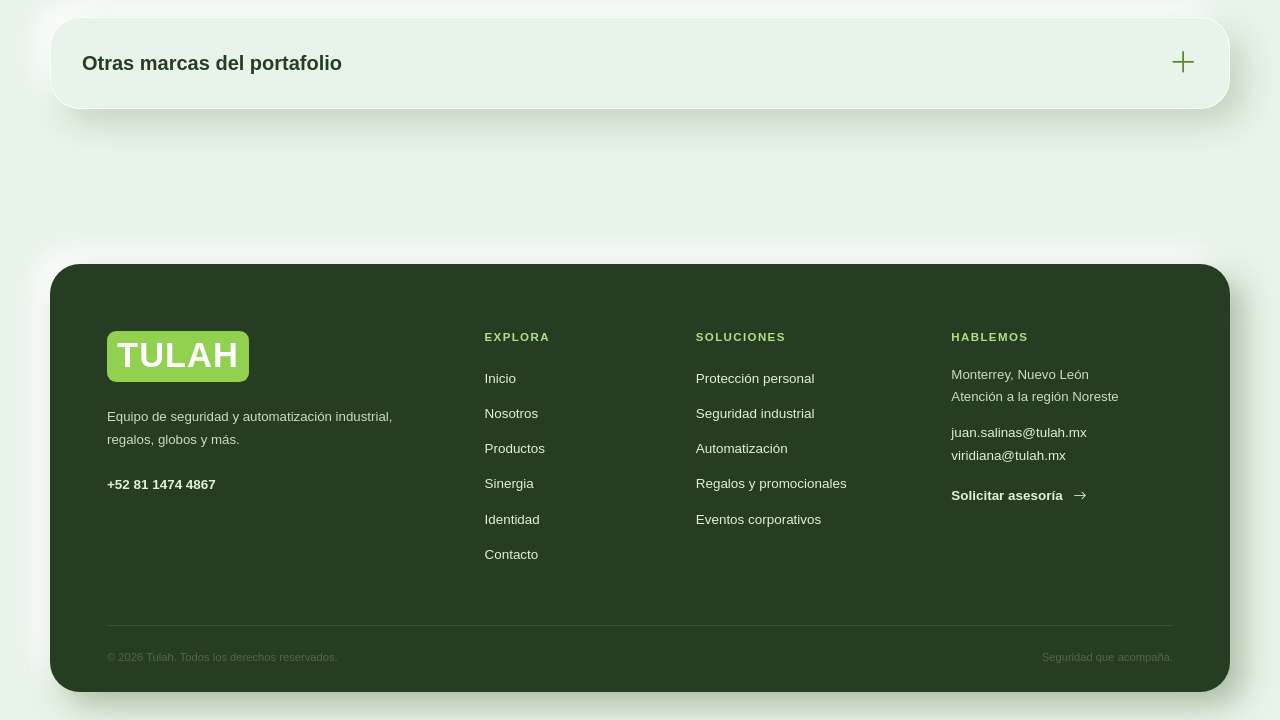
<file: propuesta-neumorfismo/sinergia.html>
<!doctype html>
<html lang="es" data-theme="neumorphism">
<head>
  <meta charset="utf-8"><meta name="viewport" content="width=device-width, initial-scale=1">
  <meta name="description" content="Tulah hace sinergia con marcas líderes de seguridad industrial para ampliar las opciones de cada cliente."><meta name="theme-color" content="#92d050">
  <title>Sinergia y marcas aliadas | Tulah</title><link rel="icon" href="assets/logo-tulah.svg" type="image/svg+xml"><link rel="stylesheet" href="assets/bootstrap-icons/bootstrap-icons.css"><link rel="stylesheet" href="css/styles.css"><link rel="stylesheet" href="css/brand.css">
  <script defer src="js/data.js"></script><script defer src="js/main.js"></script><script defer src="js/components.js"></script>
  <script defer src="js/motion.js"></script>
</head>
<body>
  <site-navbar></site-navbar>
  <main id="contenido">
    <section class="page-hero section-shell"><div data-reveal><p class="eyebrow"><span></span> Sinergia</p><h1>Grandes marcas.<br><em>Una relación cercana.</em></h1><p>Colaboramos con fabricantes reconocidos para ampliar las alternativas disponibles para cada necesidad industrial.</p></div><div class="page-index" aria-hidden="true">03</div></section>
    <section class="section section-shell"><div class="section-heading centered" data-reveal><p class="eyebrow"><span></span> Marcas que suman</p><h2>Un portafolio construido con aliados.</h2><p>La variedad de fabricantes nos permite orientar cada solicitud desde la aplicación, no desde una única marca.</p></div><div class="partner-directory" aria-label="Directorio de marcas">
        <figure class="partner-logo"><img src="assets/marcas/3M.png" alt="3M" width="130" height="80" loading="lazy" decoding="async"><figcaption>3M</figcaption></figure>
        <figure class="partner-logo"><img src="assets/marcas/AM.png" alt="AM Seguridad Industrial" width="173" height="86" loading="lazy" decoding="async"><figcaption>AM Seguridad Industrial</figcaption></figure>
        <figure class="partner-logo"><img src="assets/marcas/Ansell.png" alt="Ansell" width="176" height="77" loading="lazy" decoding="async"><figcaption>Ansell</figcaption></figure>
        <figure class="partner-logo"><img src="assets/marcas/Antiestatic.png" alt="Antiestatic" width="178" height="74" loading="lazy" decoding="async"><figcaption>Antiestatic</figcaption></figure>
        <figure class="partner-logo"><img src="assets/marcas/Armada.png" alt="Armada" width="96" height="77" loading="lazy" decoding="async"><figcaption>Armada</figcaption></figure>
        <figure class="partner-logo"><img src="assets/marcas/Banom.png" alt="Banom" width="180" height="75" loading="lazy" decoding="async"><figcaption>Banom</figcaption></figure>
        <figure class="partner-logo"><img src="assets/marcas/Berrendo.png" alt="Berrendo" width="178" height="86" loading="lazy" decoding="async"><figcaption>Berrendo</figcaption></figure>
        <figure class="partner-logo"><img src="assets/marcas/Cliff.png" alt="Pro Cliff" width="113" height="76" loading="lazy" decoding="async"><figcaption>Pro Cliff</figcaption></figure>
        <figure class="partner-logo"><img src="assets/marcas/Cordova.png" alt="Cordova" width="148" height="59" loading="lazy" decoding="async"><figcaption>Cordova</figcaption></figure>
        <figure class="partner-logo"><img src="assets/marcas/DermaCare.png" alt="Derma Care" width="170" height="61" loading="lazy" decoding="async"><figcaption>Derma Care</figcaption></figure>
        <figure class="partner-logo"><img src="assets/marcas/DeWalt.png" alt="DeWalt" width="183" height="60" loading="lazy" decoding="async"><figcaption>DeWalt</figcaption></figure>
        <figure class="partner-logo"><img src="assets/marcas/Drager.png" alt="Dräger" width="122" height="61" loading="lazy" decoding="async"><figcaption>Dräger</figcaption></figure>
        <figure class="partner-logo"><img src="assets/marcas/DuPont.png" alt="DuPont" width="162" height="66" loading="lazy" decoding="async"><figcaption>DuPont</figcaption></figure>
        <figure class="partner-logo"><img src="assets/marcas/Duramax.png" alt="Duramax" width="90" height="72" loading="lazy" decoding="async"><figcaption>Duramax</figcaption></figure>
        <figure class="partner-logo"><img src="assets/marcas/Elvex.png" alt="Elvex" width="163" height="54" loading="lazy" decoding="async"><figcaption>Elvex</figcaption></figure>
        <figure class="partner-logo"><img src="assets/marcas/Fonic.png" alt="Fonic" width="156" height="66" loading="lazy" decoding="async"><figcaption>Fonic</figcaption></figure>
        <figure class="partner-logo"><img src="assets/marcas/Galgo.png" alt="Galgo" width="128" height="61" loading="lazy" decoding="async"><figcaption>Galgo</figcaption></figure>
        <figure class="partner-logo"><img src="assets/marcas/Golden_Eagle.png" alt="Golden Eagle" width="163" height="56" loading="lazy" decoding="async"><figcaption>Golden Eagle</figcaption></figure>
        <figure class="partner-logo"><img src="assets/marcas/Guantes_Internacionales.png" alt="Guantes Internacionales" width="82" height="75" loading="lazy" decoding="async"><figcaption>Guantes Internacionales</figcaption></figure>
        <figure class="partner-logo"><img src="assets/marcas/Guma.png" alt="GUMA" width="95" height="76" loading="lazy" decoding="async"><figcaption>GUMA</figcaption></figure>
        <figure class="partner-logo"><img src="assets/marcas/GVS.png" alt="GVS" width="152" height="75" loading="lazy" decoding="async"><figcaption>GVS</figcaption></figure>
        <figure class="partner-logo"><img src="assets/marcas/Herhild.png" alt="Herhild" width="113" height="71" loading="lazy" decoding="async"><figcaption>Herhild</figcaption></figure>
        <figure class="partner-logo"><img src="assets/marcas/HexArmor.png" alt="HexArmor" width="169" height="53" loading="lazy" decoding="async"><figcaption>HexArmor</figcaption></figure>
        <figure class="partner-logo"><img src="assets/marcas/Honeywell.png" alt="Honeywell" width="166" height="49" loading="lazy" decoding="async"><figcaption>Honeywell</figcaption></figure>
        <figure class="partner-logo"><img src="assets/marcas/Idra_Power.png" alt="Idra Power" width="126" height="49" loading="lazy" decoding="async"><figcaption>Idra Power</figcaption></figure>
        <figure class="partner-logo"><img src="assets/marcas/INFRA.png" alt="INFRA" width="170" height="53" loading="lazy" decoding="async"><figcaption>INFRA</figcaption></figure>
        <figure class="partner-logo"><img src="assets/marcas/Jackson_Safety.png" alt="Jackson Safety" width="130" height="47" loading="lazy" decoding="async"><figcaption>Jackson Safety</figcaption></figure>
        <figure class="partner-logo"><img src="assets/marcas/Jyrsa.png" alt="JYRSA" width="169" height="49" loading="lazy" decoding="async"><figcaption>JYRSA</figcaption></figure>
        <figure class="partner-logo"><img src="assets/marcas/Kimberly_Clark.png" alt="Kimberly-Clark" width="121" height="55" loading="lazy" decoding="async"><figcaption>Kimberly-Clark</figcaption></figure>
        <figure class="partner-logo"><img src="assets/marcas/McGuire_Nicholas.png" alt="McGuire-Nicholas" width="130" height="52" loading="lazy" decoding="async"><figcaption>McGuire-Nicholas</figcaption></figure>
        <figure class="partner-logo"><img src="assets/marcas/MCR_Safety.png" alt="MCR Safety" width="121" height="64" loading="lazy" decoding="async"><figcaption>MCR Safety</figcaption></figure>
        <figure class="partner-logo"><img src="assets/marcas/Moldex.png" alt="Moldex" width="171" height="57" loading="lazy" decoding="async"><figcaption>Moldex</figcaption></figure>
        <figure class="partner-logo"><img src="assets/marcas/MSA.png" alt="MSA" width="119" height="52" loading="lazy" decoding="async"><figcaption>MSA</figcaption></figure>
        <figure class="partner-logo"><img src="assets/marcas/PIP_Global_Safety.png" alt="PIP Global Safety" width="119" height="56" loading="lazy" decoding="async"><figcaption>PIP Global Safety</figcaption></figure>
        <figure class="partner-logo"><img src="assets/marcas/Radians.png" alt="Radians" width="124" height="64" loading="lazy" decoding="async"><figcaption>Radians</figcaption></figure>
        <figure class="partner-logo"><img src="assets/marcas/Safety_Zone.png" alt="Safety Zone" width="94" height="74" loading="lazy" decoding="async"><figcaption>Safety Zone</figcaption></figure>
        <figure class="partner-logo"><img src="assets/marcas/Safe_Fit.png" alt="Safe-Fit" width="108" height="59" loading="lazy" decoding="async"><figcaption>Safe-Fit</figcaption></figure>
        <figure class="partner-logo"><img src="assets/marcas/Sersa.png" alt="Sersa" width="169" height="64" loading="lazy" decoding="async"><figcaption>Sersa</figcaption></figure>
        <figure class="partner-logo"><img src="assets/marcas/Superior_Glove.png" alt="Superior Glove" width="133" height="79" loading="lazy" decoding="async"><figcaption>Superior Glove</figcaption></figure>
        <figure class="partner-logo"><img src="assets/marcas/Tuk.png" alt="TUK" width="85" height="65" loading="lazy" decoding="async"><figcaption>TUK</figcaption></figure>
        <figure class="partner-logo"><img src="assets/marcas/ABB.png" alt="ABB" width="122" height="47" loading="lazy" decoding="async"><figcaption>ABB</figcaption></figure>
        <figure class="partner-logo"><img src="assets/marcas/Eaton.png" alt="Eaton" width="203" height="57" loading="lazy" decoding="async"><figcaption>Eaton</figcaption></figure>
        <figure class="partner-logo"><img src="assets/marcas/Festo.png" alt="Festo" width="233" height="59" loading="lazy" decoding="async"><figcaption>Festo</figcaption></figure>
        <figure class="partner-logo"><img src="assets/marcas/Lenze.png" alt="Lenze" width="180" height="61" loading="lazy" decoding="async"><figcaption>Lenze</figcaption></figure>
        <figure class="partner-logo"><img src="assets/marcas/Siemens.png" alt="Siemens" width="254" height="54" loading="lazy" decoding="async"><figcaption>Siemens</figcaption></figure>
        <figure class="partner-logo"><img src="assets/marcas/Truper.png" alt="Truper" width="186" height="48" loading="lazy" decoding="async"><figcaption>Truper</figcaption></figure>
        <figure class="partner-logo"><img src="assets/marcas/VI4.png" alt="VI4" width="81" height="79" loading="lazy" decoding="async"><figcaption>VI4</figcaption></figure>
        <figure class="partner-logo"><img src="assets/marcas/Vibra_Tite.png" alt="Vibra-Tite" width="218" height="56" loading="lazy" decoding="async"><figcaption>Vibra-Tite</figcaption></figure>
        <figure class="partner-logo"><img src="assets/marcas/Warthog_Safety.png" alt="Warthog Safety" width="134" height="58" loading="lazy" decoding="async"><figcaption>Warthog Safety</figcaption></figure>
        <figure class="partner-logo"><img src="assets/marcas/Westchester.png" alt="West Chester" width="137" height="55" loading="lazy" decoding="async"><figcaption>West Chester</figcaption></figure>
        <figure class="partner-logo"><img src="assets/marcas/Yaskawa.png" alt="Yaskawa" width="250" height="56" loading="lazy" decoding="async"><figcaption>Yaskawa</figcaption></figure>
      </div></section>
    <section class="section section-shell synergy-layout"><div class="synergy-copy" data-reveal><p class="eyebrow"><span></span> El valor de la sinergia</p><h2>Más opciones para tomar mejores decisiones.</h2><p>Hacemos sinergia con marcas líderes del mercado nacional para acercar soluciones de distintas especialidades a la industria.</p><a class="button" href="productos.html">Ver catálogo <span aria-hidden="true"><i class="bi bi-arrow-right" aria-hidden="true"></i></span></a></div><div class="benefit-stack"><article class="benefit-card" data-reveal><span>01</span><div><h3>Amplitud</h3><p>Alternativas en protección, seguridad y suministros.</p></div></article><article class="benefit-card" data-reveal><span>02</span><div><h3>Especialización</h3><p>Marcas enfocadas en distintos tipos de riesgo y aplicación.</p></div></article><article class="benefit-card" data-reveal><span>03</span><div><h3>Una sola atención</h3><p>Un punto de contacto para coordinar necesidades diversas.</p></div></article></div></section>
    <section class="section section-shell"><details class="all-brands neu-panel" data-reveal><summary>Otras marcas del portafolio <span aria-hidden="true"><i class="bi bi-plus-lg"></i></span></summary><p>ABUS · ARCA · Allen-Bradley · ADEX · Alyger · Encon · Fibre-Metal · Green Stuff · Howard Leight · Kalso · Libus · Miller · North · Romak · Servus · Skold · Uvex · Parker · Mercatoro.</p></details></section>
  </main>
  <site-footer></site-footer><whatsapp-float></whatsapp-float>
</body>
</html>
</file>
<file: propuesta-glassmorfismo/css/styles.css>
:root {
  --canvas: #eef6e8;
  --canvas-soft: #e2f0d9;
  --glass: rgba(255,255,255, .62);
  --glass-strong: rgba(250,255,246, .86);
  --glass-light: rgba(255, 255, 255, .08);
  --line: rgba(74,113,45, .16);
  --line-bright: rgba(87,137,53, .34);
  --ink: #263d24;
  --ink-soft: #53664c;
  --green: #48732b;
  --green-dark: #385723;
  --lime: #598632;
  --lime-soft: #385723;
  --glow: 0 20px 60px rgba(56,87,35,.1), inset 0 1px 0 rgba(255, 255, 255, .1);
  --glow-green: 0 0 40px rgba(105,160,65, .16);
  --radius-lg: 30px;
  --radius-md: 22px;
  --shell: min(1200px, calc(100% - 40px));
  --font: 'Segoe UI Variable Text', 'Segoe UI', Arial, sans-serif;
  --display: 'Segoe UI Variable Display', 'Segoe UI', Arial, sans-serif;
}

* { box-sizing: border-box; }
html { scroll-behavior: smooth; scroll-padding-top: 110px; background: var(--canvas); }
body { margin: 0; min-width: 320px; background: radial-gradient(circle at 48% 5%, #d0e8b9 0, var(--canvas) 35rem), var(--canvas); color: var(--ink); font-family: var(--font); font-size: 16px; line-height: 1.7; -webkit-font-smoothing: antialiased; overflow-x: hidden; }
body.menu-open { overflow: hidden; }
body::after { content: ''; position: fixed; inset: 0; z-index: -1; pointer-events: none; opacity: .18; background-image: linear-gradient(rgba(87,137,53,.08) 1px, transparent 1px), linear-gradient(90deg, rgba(87,137,53,.08) 1px, transparent 1px); background-size: 70px 70px; mask-image: radial-gradient(circle at 50% 25%, black, transparent 70%); }
img { display: block; max-width: 100%; height: auto; }
a { color: inherit; text-decoration: none; }
button, input, textarea { font: inherit; }
button, a { -webkit-tap-highlight-color: transparent; }
h1, h2, h3, p { margin-top: 0; }
h1, h2, h3 { font-family: var(--display); line-height: 1.06; letter-spacing: -.035em; }
h1 { margin-bottom: 27px; font-size: clamp(3rem, 6.8vw, 6.25rem); }
h2 { margin-bottom: 22px; font-size: clamp(2.2rem, 4.2vw, 3.9rem); }
h3 { font-size: 1.4rem; }
p { color: var(--ink-soft); }
site-navbar, site-footer, whatsapp-float, product-catalog, contact-form { display: block; }
.section-shell { width: var(--shell); margin-inline: auto; }
.section { padding-block: clamp(72px, 9vw, 122px); }
.sr-only { position: absolute !important; width: 1px; height: 1px; padding: 0; margin: -1px; overflow: hidden; clip: rect(0,0,0,0); white-space: nowrap; border: 0; }
.skip-link { position: fixed; top: 12px; left: 12px; z-index: 1000; padding: 10px 16px; border-radius: 10px; background: var(--green); color: #233718; transform: translateY(-150%); transition: transform .2s; }
.skip-link:focus { transform: translateY(0); }
:focus-visible { outline: 3px solid var(--green); outline-offset: 4px; }
.ambient { position: fixed; inset: 0; z-index: -2; overflow: hidden; pointer-events: none; }
.orb { position: absolute; border-radius: 50%; filter: blur(15px); opacity: .48; }
.orb-one { width: 420px; height: 420px; top: 16%; left: -210px; background: radial-gradient(circle at 65% 50%, rgba(146,208,80,.55), transparent 68%); }
.orb-two { width: 530px; height: 530px; top: 47%; right: -260px; background: radial-gradient(circle at 35% 50%, rgba(163,211,112,.26), transparent 67%); }
.orb-three { width: 380px; height: 380px; bottom: -140px; left: 35%; background: radial-gradient(circle, rgba(114,169,76,.25), transparent 67%); }
.glass-card { border: 1px solid var(--line); background: var(--glass); box-shadow: var(--glow); backdrop-filter: blur(22px); -webkit-backdrop-filter: blur(22px); }
@supports not (backdrop-filter: blur(2px)) { .glass-card, .site-header, .main-nav { background: var(--glass-strong); } }

.site-header { position: sticky; top: 0; z-index: 100; padding: 18px 0; background: rgba(242,249,234,.74); border-bottom: 1px solid rgba(87,137,53,.09); backdrop-filter: blur(24px); -webkit-backdrop-filter: blur(24px); }
.nav-shell { width: var(--shell); min-height: 68px; margin-inline: auto; padding: 9px 10px 9px 21px; border: 1px solid var(--line); border-radius: 20px; display: flex; align-items: center; justify-content: space-between; background: rgba(250,255,246,.44); box-shadow: inset 0 1px 0 rgba(255,255,255,.07), 0 18px 50px rgba(56,87,35,.08); }
.brand { border-radius: 10px; flex: 0 0 auto; }
.brand img { width: 143px; }
.main-nav { display: flex; align-items: center; gap: 4px; }
.main-nav > a { min-height: 44px; padding: 10px 13px; border-radius: 11px; display: inline-flex; align-items: center; color: #4d6147; font-size: .86rem; font-weight: 700; transition: color .2s, background .2s; }
.main-nav > a:hover { color: var(--ink); background: rgba(255,255,255,.05); }
.main-nav > a[aria-current="page"] { color: var(--green); background: rgba(88,139,50,.09); box-shadow: inset 0 0 0 1px rgba(88,139,50,.16); }
.main-nav .nav-cta { margin-left: 7px; padding-inline: 18px; color: #233718; }
.main-nav .nav-cta:hover { color: #233718; background: linear-gradient(135deg, #b7e689, #48732b); }
.menu-toggle { display: none; width: 48px; height: 48px; border: 1px solid var(--line); border-radius: 14px; background: rgba(255,255,255,.05); color: var(--ink); cursor: pointer; align-items: center; justify-content: center; flex-direction: column; gap: 5px; }
.menu-toggle span:not(.sr-only) { width: 21px; height: 2px; border-radius: 3px; background: currentColor; transition: transform .25s, opacity .25s; }
.menu-toggle[aria-expanded="true"] span:nth-of-type(2) { transform: translateY(7px) rotate(45deg); }
.menu-toggle[aria-expanded="true"] span:nth-of-type(3) { opacity: 0; }
.menu-toggle[aria-expanded="true"] span:nth-of-type(4) { transform: translateY(-7px) rotate(-45deg); }

.button { min-height: 53px; padding: 14px 23px; border: 1px solid rgba(138,184,98,.36); border-radius: 14px; display: inline-flex; justify-content: center; align-items: center; gap: 12px; background: linear-gradient(135deg, #ade171, #92d050); color: #233718; box-shadow: 0 12px 34px rgba(116,163,78,.25), inset 0 1px 0 white; font-weight: 800; line-height: 1.2; cursor: pointer; transition: transform .2s, box-shadow .2s; }
.button:hover { transform: translateY(-2px); box-shadow: 0 17px 43px rgba(116,163,78,.34), inset 0 1px 0 white; }
.button:active { transform: translateY(1px); }
.button-small { min-height: 44px; padding-block: 10px; }
.button-secondary { border-color: var(--line); background: rgba(255,255,255,.06); color: var(--ink); box-shadow: none; }
.button-row { margin-top: 36px; display: flex; align-items: center; flex-wrap: wrap; gap: 22px; }
.text-button { min-height: 53px; display: inline-flex; align-items: center; gap: 12px; color: var(--ink); font-weight: 800; }
.play-dot { width: 43px; height: 43px; border: 1px solid var(--line-bright); border-radius: 50%; display: grid; place-items: center; color: var(--green); background: rgba(88,139,50,.07); }
.card-link, .card-action, .text-link { color: var(--green); font-size: .84rem; font-weight: 800; }
.eyebrow { display: flex; align-items: center; gap: 11px; color: var(--green); font-size: .74rem; font-weight: 800; letter-spacing: .16em; text-transform: uppercase; }
.eyebrow > span { width: 27px; height: 2px; background: currentColor; box-shadow: 0 0 12px currentColor; }

.hero { min-height: calc(100vh - 106px); padding-block: clamp(65px, 8vw, 108px); display: grid; grid-template-columns: 1.04fr .96fr; align-items: center; gap: clamp(48px, 7vw, 88px); }
.hero h1 em, .page-hero h1 em { color: var(--lime-soft); font-style: normal; text-shadow: 0 0 34px rgba(130,185,72,.16); }
.hero-lead { max-width: 670px; font-size: clamp(1.06rem, 1.5vw, 1.25rem); }
.micro-proof { margin-top: 40px; display: flex; align-items: center; gap: 12px; }
.micro-proof p { margin: 0; font-size: .82rem; }
.micro-proof strong { color: var(--ink); }
.live-dot { width: 9px; height: 9px; flex: 0 0 auto; border-radius: 50%; display: inline-block; background: #42efa4; box-shadow: 0 0 0 7px rgba(66,239,164,.1), 0 0 18px rgba(66,239,164,.55); }
.hero-stage { min-height: 610px; position: relative; display: grid; place-items: center; isolation: isolate; }
.hero-stage::before { content: ''; position: absolute; width: 470px; height: 470px; z-index: -2; border-radius: 50%; background: radial-gradient(circle, rgba(121,170,84,.22), rgba(236,246,226,0) 68%); filter: blur(4px); }
.stage-ring { position: absolute; width: 470px; height: 470px; z-index: -1; border: 1px solid rgba(88,139,50,.2); border-radius: 50%; box-shadow: inset 0 0 70px rgba(88,139,50,.04), 0 0 70px rgba(88,139,50,.05); }
.stage-ring::before, .stage-ring::after { content: ''; position: absolute; inset: 50% auto auto 50%; width: 8px; height: 8px; border-radius: 50%; background: var(--green); box-shadow: 0 0 18px var(--green); }
.stage-ring::before { transform: translate(-235px, -4px); }
.stage-ring::after { transform: translate(227px, -4px); }
.main-visual { width: 86%; border-radius: 48% 48% 28px 28px; overflow: hidden; background: linear-gradient(160deg, rgba(205,231,180,.38), rgba(236,246,226,.48)); }
.main-visual img { width: 100%; }
.data-card { position: absolute; z-index: 2; min-width: 154px; padding: 16px 19px; border-radius: 16px; }
.data-card small, .data-card strong, .data-card span { display: block; }
.data-card small { color: var(--green); font-size: .64rem; font-weight: 800; letter-spacing: .12em; text-transform: uppercase; }
.data-card strong { margin-top: 4px; font-family: var(--display); font-size: 1.15rem; }
.data-card span { color: var(--ink-soft); font-size: .7rem; }
.data-top { top: 52px; left: 0; }
.data-side { right: -3px; bottom: 69px; }
.scan-line { position: absolute; width: 70%; height: 1px; top: 50%; background: linear-gradient(90deg, transparent, var(--green), transparent); box-shadow: 0 0 12px var(--green); opacity: .42; }
.signal-bar { min-height: 82px; padding: 19px 27px; border-block: 1px solid var(--line); display: grid; grid-template-columns: .8fr repeat(3, 1fr); align-items: center; gap: 17px; color: #385723; }
.signal-bar p { margin: 0; color: var(--ink-soft); font-size: .68rem; letter-spacing: .13em; text-transform: uppercase; }
.signal-bar div { font-size: .78rem; font-weight: 700; }
.signal-bar div span { margin-right: 12px; color: var(--green); font-size: .66rem; }
.section-heading { max-width: 800px; margin-bottom: 50px; }
.section-heading h2 { margin-bottom: 0; }

.bento-grid { display: grid; grid-template-columns: 1.1fr .9fr; grid-template-rows: 290px 240px; gap: 20px; }
.bento-card { padding: 31px; border: 1px solid var(--line); border-radius: var(--radius-md); position: relative; overflow: hidden; display: flex; flex-direction: column; justify-content: space-between; background: linear-gradient(145deg, rgba(255,255,255,.7), rgba(249,254,243,.66)); box-shadow: var(--glow); backdrop-filter: blur(18px); transition: transform .25s, border-color .25s; }
.bento-card:hover { transform: translateY(-5px); border-color: var(--line-bright); }
.bento-large { grid-row: 1 / 3; background: radial-gradient(circle at 70% 25%, rgba(130,185,72,.15), transparent 40%), linear-gradient(145deg, rgba(255,255,255,.78), rgba(249,254,243,.66)); }
.bento-tall { grid-column: 2; grid-row: 1; }
.bento-small { grid-column: 2; grid-row: 2; padding-right: 38%; }
.bento-wide { grid-column: 1 / 3; min-height: 210px; flex-direction: row; align-items: end; }
.bento-index { color: var(--green); font-size: .68rem; letter-spacing: .13em; }
.bento-icon { width: 145px; height: 145px; margin: 30px auto; border: 1px solid var(--line-bright); border-radius: 50%; display: grid; place-items: center; background: radial-gradient(circle, rgba(130,185,72,.25), rgba(130,185,72,.04) 55%, transparent 56%); color: var(--lime-soft); font-family: var(--display); font-size: 3.5rem; box-shadow: 0 0 50px rgba(130,185,72,.12), inset 0 0 30px rgba(130,185,72,.08); }
.bento-card p { margin-bottom: 7px; font-size: .8rem; }
.bento-card h3 { margin-bottom: 13px; font-size: clamp(1.5rem, 3vw, 2.2rem); }
.pulse-graphic { width: 150px; height: 150px; position: absolute; top: 20px; right: 30px; display: grid; place-items: center; }
.pulse-graphic i { position: absolute; width: 42px; height: 42px; border: 1px solid rgba(88,139,50,.45); border-radius: 50%; box-shadow: 0 0 20px rgba(88,139,50,.1); }
.pulse-graphic i:nth-child(2) { width: 88px; height: 88px; opacity: .6; }
.pulse-graphic i:nth-child(3) { width: 136px; height: 136px; opacity: .3; }
.brand-line { display: flex; flex-wrap: wrap; gap: 12px; }
.brand-line b { min-width: 80px; padding: 12px 17px; border: 1px solid var(--line); border-radius: 10px; text-align: center; font-family: var(--display); }
.story-panel { padding: clamp(34px, 6vw, 70px); border-radius: var(--radius-lg); display: grid; grid-template-columns: .3fr .75fr 1.2fr; gap: 40px; background: radial-gradient(circle at 13% 15%, rgba(88,139,50,.08), transparent 27%), var(--glass); }
.story-number { color: rgba(88,139,50,.35); font-family: var(--display); font-size: .8rem; letter-spacing: .15em; writing-mode: vertical-rl; }
.story-list { display: grid; gap: 5px; }
.story-list article { padding: 17px 0 17px 58px; border-bottom: 1px solid var(--line); position: relative; }
.story-list article:last-child { border-bottom: 0; }
.story-list span { position: absolute; left: 0; top: 19px; color: var(--green); font-size: .72rem; }
.story-list h3, .story-list p { margin-bottom: 5px; }
.story-list p { font-size: .85rem; }
.cta-panel { min-height: 330px; padding: clamp(40px, 7vw, 78px); border-radius: var(--radius-lg); display: flex; align-items: center; justify-content: space-between; gap: 35px; position: relative; overflow: hidden; background: radial-gradient(circle at 78% 28%, rgba(130,185,72,.17), transparent 27%), radial-gradient(circle at 18% 85%, rgba(88,139,50,.13), transparent 31%), var(--glass); }
.cta-panel::before { content: ''; position: absolute; width: 260px; height: 260px; right: 23%; border: 1px solid rgba(88,139,50,.15); border-radius: 50%; box-shadow: 0 0 0 45px rgba(88,139,50,.025), 0 0 0 90px rgba(88,139,50,.018); }
.cta-panel > * { position: relative; z-index: 1; }
.cta-panel h2 { margin: 0; font-size: clamp(2rem, 4vw, 3.5rem); }

.page-hero { min-height: 550px; padding-block: clamp(80px, 10vw, 132px); border-bottom: 1px solid var(--line); display: grid; grid-template-columns: 1fr auto; gap: 50px; align-items: center; }
.page-hero > div:first-child { max-width: 920px; }
.page-hero p:last-child { max-width: 720px; font-size: 1.12rem; }
.page-code { width: 170px; height: 190px; padding: 23px; border-radius: 24px; display: flex; flex-direction: column; justify-content: space-between; background: linear-gradient(145deg, rgba(245,253,233,.65), rgba(226,242,211,.62)); }
.page-code small, .page-code span { color: var(--green); font-size: .62rem; font-weight: 800; letter-spacing: .13em; }
.page-code strong { font-family: var(--display); font-size: 2.7rem; color: rgba(55,86,34,.72); }
.about-editorial { display: grid; grid-template-columns: .9fr 1.1fr; align-items: center; gap: clamp(55px, 9vw, 115px); }
.about-visual { min-height: 580px; border-radius: 42% 42% 24px 24px; position: relative; overflow: hidden; display: grid; place-items: center; background: radial-gradient(circle at 50% 35%, rgba(88,139,50,.12), transparent 45%), var(--glass); }
.about-visual img { width: 100%; }
.visual-caption { position: absolute; left: 22px; bottom: 22px; padding: 14px 17px; border: 1px solid var(--line); border-radius: 14px; display: flex; align-items: center; gap: 13px; background: rgba(247,252,240,.82); backdrop-filter: blur(12px); }
.visual-caption p { margin: 0; font-size: .72rem; line-height: 1.4; }
.visual-caption strong { color: var(--ink); }
.about-copy .lead-copy { color: #4d6147; font-size: 1.22rem; }
.quote-line { margin-top: 32px; padding: 25px; border-left: 1px solid var(--green); display: flex; gap: 19px; background: linear-gradient(90deg, rgba(88,139,50,.06), transparent); }
.quote-line span { color: var(--lime); font-family: Georgia,serif; font-size: 3rem; line-height: 1; }
.quote-line p { margin: 0; color: var(--ink); font-family: var(--display); font-size: 1.15rem; }
.timeline-grid { display: grid; grid-template-columns: repeat(3, 1fr); gap: 20px; }
.timeline-card { min-height: 310px; padding: 29px; border-radius: var(--radius-md); position: relative; }
.timeline-card > span { color: var(--green); font-size: .68rem; }
.timeline-node { width: 13px; height: 13px; margin: 65px 0 29px; border: 2px solid var(--green); border-radius: 50%; box-shadow: 0 0 18px var(--green); }
.timeline-card:not(:last-child)::after { content: ''; position: absolute; top: 115px; left: 45px; width: calc(100% + 20px); border-top: 1px dashed rgba(88,139,50,.28); }
.timeline-card h3 { margin-bottom: 11px; font-size: 1.7rem; }
.timeline-card p { font-size: .88rem; }
.coverage-panel { min-height: 470px; padding: clamp(35px, 6vw, 70px); border-radius: var(--radius-lg); display: grid; grid-template-columns: .8fr 1.2fr; align-items: center; gap: clamp(50px, 8vw, 100px); background: radial-gradient(circle at 18% 50%, rgba(88,139,50,.1), transparent 35%), var(--glass); }
.radar { width: min(100%, 340px); aspect-ratio: 1; margin-inline: auto; border: 1px solid rgba(88,139,50,.25); border-radius: 50%; display: grid; place-items: center; position: relative; background: repeating-radial-gradient(circle, transparent 0 38px, rgba(88,139,50,.12) 39px 40px); }
.radar::after { content: ''; width: 50%; height: 50%; position: absolute; top: 0; right: 0; border-left: 1px solid rgba(88,139,50,.18); border-bottom: 1px solid rgba(88,139,50,.18); background: conic-gradient(from 90deg at 0 100%, rgba(88,139,50,.18), transparent 35%); border-radius: 0 100% 0 0; }
.radar > span { width: 12px; height: 12px; border-radius: 50%; background: var(--lime); box-shadow: 0 0 0 9px rgba(130,185,72,.1), 0 0 21px var(--lime); }

.catalog-section { padding-block: 72px 30px; }
.catalog-toolbar { margin-bottom: 35px; }
.search-field { max-width: 690px; height: 68px; margin-bottom: 25px; padding: 0 22px; border: 1px solid var(--line); border-radius: 17px; display: flex; align-items: center; gap: 14px; background: rgba(255,255,255,.74); box-shadow: var(--glow); backdrop-filter: blur(18px); }
.search-field svg { width: 23px; flex: 0 0 auto; fill: none; stroke: var(--green); stroke-width: 1.8; }
.search-field input { width: 100%; height: 100%; border: 0; outline: 0; background: transparent; color: var(--ink); }
.search-field input::placeholder { color: #65765d; }
.filter-row { display: flex; flex-wrap: wrap; gap: 11px; }
.filter-chip { min-height: 44px; padding: 10px 17px; border: 1px solid var(--line); border-radius: 13px; background: rgba(255,255,255,.035); color: var(--ink-soft); font-size: .77rem; font-weight: 800; cursor: pointer; }
.filter-chip:hover { color: var(--ink); border-color: var(--line-bright); }
.filter-chip.is-active { border-color: rgba(88,139,50,.4); background: rgba(88,139,50,.11); color: var(--green); box-shadow: 0 0 25px rgba(88,139,50,.08); }
.catalog-summary { margin: 35px 0 20px; color: var(--ink-soft); font-size: .73rem; font-weight: 800; letter-spacing: .12em; text-transform: uppercase; }
.catalog-grid { display: grid; grid-template-columns: repeat(3, 1fr); gap: 20px; align-items: start; }
.product-card { min-height: 520px; padding: 28px; border: 1px solid var(--line); border-radius: var(--radius-md); display: flex; flex-direction: column; background: linear-gradient(150deg, rgba(255,255,255,.72), rgba(247,252,240,.76)); box-shadow: var(--glow); backdrop-filter: blur(17px); position: relative; overflow: hidden; }
.product-card::after { content: attr(id); position: absolute; right: -8px; top: 12px; color: rgba(255,255,255,.025); font-family: var(--display); font-size: 4rem; font-weight: 800; text-transform: uppercase; }
.product-icon { width: 66px; height: 66px; margin-bottom: 33px; border: 1px solid rgba(88,139,50,.26); border-radius: 18px; display: grid; place-items: center; color: var(--green); background: radial-gradient(circle, rgba(88,139,50,.12), transparent); box-shadow: 0 0 30px rgba(88,139,50,.08); }
.product-icon svg { width: 32px; }
.card-kicker { margin-bottom: 9px; color: var(--lime-soft); font-size: .67rem; font-weight: 800; letter-spacing: .1em; text-transform: uppercase; }
.product-card h2 { margin-bottom: 13px; font-size: 1.55rem; }
.product-card > p:not(.card-kicker) { font-size: .87rem; line-height: 1.55; }
.product-card ul { margin: 5px 0 27px; padding: 0; list-style: none; color: var(--ink-soft); font-size: .8rem; }
.product-card li { padding: 7px 0 7px 17px; border-bottom: 1px solid rgba(74,113,45,.09); position: relative; }
.product-card li::before { content: ''; width: 5px; height: 5px; border-radius: 50%; position: absolute; left: 0; top: 16px; background: var(--green); box-shadow: 0 0 8px var(--green); }
.product-card .card-action { margin-top: auto; display: inline-flex; gap: 9px; }
.empty-state { grid-column: 1 / -1; padding: 70px 25px; border: 1px solid var(--line); border-radius: var(--radius-lg); text-align: center; background: var(--glass); }
.empty-state .product-icon { margin-inline: auto; }

.brand-stage { min-height: 610px; border-radius: 50%; position: relative; display: grid; place-items: center; background: radial-gradient(circle, rgba(159,204,118,.25), rgba(246,251,240,.55) 62%); }
.brand-stage::before, .brand-stage::after { content: ''; position: absolute; border: 1px dashed rgba(88,139,50,.2); border-radius: 50%; }
.brand-stage::before { width: 76%; height: 76%; }
.brand-stage::after { width: 48%; height: 48%; border-style: solid; }
.brand-core { z-index: 1; width: 190px; height: 190px; border: 1px solid var(--line-bright); border-radius: 50%; display: flex; flex-direction: column; align-items: center; justify-content: center; background: rgba(241,249,232,.9); box-shadow: 0 0 60px rgba(88,139,50,.12), inset 0 0 45px rgba(88,139,50,.06); }
.brand-core small { color: var(--green); text-transform: uppercase; letter-spacing: .1em; }
.brand-core strong { font-family: var(--display); font-size: 3.5rem; line-height: 1.1; }
.brand-core span { color: var(--ink-soft); font-size: .74rem; }
.orbit-brand { position: absolute; min-width: 96px; padding: 14px 18px; border: 1px solid var(--line); border-radius: 13px; z-index: 2; background: rgba(255,255,255,.86); box-shadow: var(--glow); text-align: center; font-family: var(--display); font-weight: 700; }
.b1 { top: 12%; left: 45%; }.b2 { top: 29%; right: 10%; }.b3 { bottom: 24%; right: 14%; }.b4 { bottom: 10%; left: 39%; }.b5 { bottom: 27%; left: 10%; }.b6 { top: 25%; left: 13%; }
.synergy-columns { display: grid; grid-template-columns: .9fr 1.1fr; gap: clamp(55px, 9vw, 115px); align-items: center; }
.synergy-columns > div:first-child p { font-size: 1.02rem; }
.synergy-cards { display: grid; gap: 17px; }
.synergy-cards article { padding: 25px 29px; border-radius: 18px; display: grid; grid-template-columns: 50px 1fr; column-gap: 18px; }
.synergy-cards article > span { grid-row: span 2; color: var(--green); font-size: .7rem; }
.synergy-cards h3, .synergy-cards p { margin-bottom: 5px; }
.synergy-cards p { font-size: .85rem; }
.all-brands { padding: 0 32px; border-radius: var(--radius-md); }
.all-brands summary { min-height: 92px; list-style: none; display: flex; align-items: center; justify-content: space-between; cursor: pointer; font-family: var(--display); font-size: 1.25rem; font-weight: 700; }
.all-brands summary::-webkit-details-marker { display: none; }
.all-brands summary span { color: var(--green); font-size: 1.8rem; transition: transform .2s; }
.all-brands[open] summary span { transform: rotate(45deg); }
.all-brands p { padding-bottom: 30px; line-height: 2; }

.identity-orbit { min-height: 720px; display: grid; grid-template-columns: .8fr 1.1fr; grid-template-rows: 1fr 1fr; gap: 20px; position: relative; }
.identity-core { grid-row: 1 / 3; border-radius: 48% 48% 28px 28px; display: flex; flex-direction: column; justify-content: center; align-items: center; background: radial-gradient(circle, rgba(88,139,50,.14), transparent 52%), var(--glass); }
.core-symbol { width: 150px; height: 150px; margin-bottom: 35px; border: 1px solid var(--line-bright); border-radius: 50%; display: grid; place-items: center; color: var(--green); font-family: var(--display); font-size: 4rem; box-shadow: 0 0 45px rgba(88,139,50,.12), inset 0 0 35px rgba(88,139,50,.07); }
.identity-core small { color: var(--green); font-size: .68rem; letter-spacing: .14em; text-transform: uppercase; }
.identity-core strong { margin-top: 12px; font-family: var(--display); font-size: 2.2rem; line-height: 1.15; text-align: center; }
.identity-panel { padding: clamp(29px, 4vw, 45px); border-radius: var(--radius-md); }
.identity-panel > span { color: var(--lime-soft); font-size: .67rem; font-weight: 800; letter-spacing: .12em; }
.identity-panel h2 { margin: 45px 0 13px; font-size: clamp(1.8rem, 3vw, 2.55rem); }
.identity-panel p { font-size: .9rem; }
.values-grid { display: grid; grid-template-columns: repeat(4, 1fr); gap: 18px; }
.value-card { min-height: 340px; padding: 27px; border-radius: var(--radius-md); position: relative; overflow: hidden; }
.value-card > span { color: var(--green); font-size: .66rem; }
.value-mark { width: 62px; height: 62px; margin: 54px 0 28px; border: 1px solid var(--line-bright); border-radius: 50%; display: grid; place-items: center; color: var(--lime-soft); font-family: var(--display); font-size: 1.5rem; box-shadow: 0 0 28px rgba(88,139,50,.08); }
.value-card h3 { margin-bottom: 11px; font-size: 1.55rem; }
.value-card p { font-size: .84rem; }
.manifesto { padding: clamp(40px, 7vw, 77px); border-radius: var(--radius-lg); display: grid; grid-template-columns: auto 1fr auto; align-items: center; gap: 35px; }
.quote-mark { color: var(--lime); font-family: Georgia,serif; font-size: 6rem; line-height: .8; }
.manifesto p { margin: 0; color: #385723; font-family: var(--display); font-size: clamp(1.45rem, 3vw, 2.4rem); line-height: 1.36; }
.manifesto strong { color: var(--green); }

.contact-grid { display: grid; grid-template-columns: .84fr 1.16fr; gap: clamp(45px, 8vw, 95px); align-items: start; }
.contact-rail > div:first-child p { font-size: 1rem; }
.contact-links { margin-top: 35px; display: grid; gap: 14px; }
.contact-links > * { min-height: 91px; padding: 19px 21px; border-radius: 17px; display: grid; grid-template-columns: 1fr auto; align-items: center; }
.contact-links small { grid-column: 1 / -1; color: var(--green); font-size: .63rem; font-weight: 800; letter-spacing: .11em; text-transform: uppercase; }
.contact-links strong { font-size: .92rem; }
.contact-links a > span { color: var(--lime-soft); }
.form-panel { padding: clamp(28px, 4.5vw, 51px); border-radius: var(--radius-lg); background: linear-gradient(145deg, rgba(255,255,255,.75), rgba(241,249,232,.72)); }
.form-heading { margin-bottom: 31px; }
.form-heading h2 { margin-bottom: 12px; font-size: 2.2rem; }
.form-heading p:last-child { font-size: .88rem; }
.field-grid { display: grid; grid-template-columns: 1fr 1fr; gap: 17px; }
.field { margin-bottom: 18px; display: block; color: #385723; font-size: .78rem; font-weight: 800; }
.field > span { margin: 0 0 8px 3px; display: block; }
.field b { color: var(--lime); }
.field em { color: var(--ink-soft); font-style: normal; font-weight: 500; }
.field input, .field textarea { width: 100%; border: 1px solid var(--line); border-radius: 13px; padding: 15px 16px; outline: 0; background: rgba(255,255,255,.52); color: var(--ink); resize: vertical; box-shadow: inset 0 1px 8px rgba(0,0,0,.15); }
.field input { min-height: 55px; }
.field input:focus, .field textarea:focus { border-color: var(--green); box-shadow: 0 0 0 3px rgba(88,139,50,.1); }
.field [aria-invalid="true"] { border-color: #b43729; }
.field-error { min-height: 18px; margin: 7px 0 0 3px; display: block; color: #a42c20; font-weight: 700; }
.form-submit { width: 100%; }
.form-note { margin: 14px 0 0; font-size: .7rem; text-align: center; }
.faq-layout { display: grid; grid-template-columns: .75fr 1.25fr; gap: clamp(50px, 9vw, 115px); }
.faq-list { padding: 8px 28px; border-radius: var(--radius-md); }
.faq-list details { border-bottom: 1px solid var(--line); }
.faq-list details:last-child { border-bottom: 0; }
.faq-list summary { min-height: 75px; display: flex; justify-content: space-between; align-items: center; gap: 18px; list-style: none; cursor: pointer; color: var(--ink); font-weight: 800; }
.faq-list summary::-webkit-details-marker { display: none; }
.faq-list summary span { color: var(--green); font-size: 1.5rem; transition: transform .2s; }
.faq-list details[open] summary span { transform: rotate(45deg); }
.faq-list p { padding: 0 0 22px; }

.site-footer { width: var(--shell); margin: 45px auto 27px; padding: clamp(42px, 6vw, 68px) clamp(29px, 5vw, 58px) 25px; border: 1px solid var(--line); border-radius: var(--radius-lg); background: linear-gradient(145deg, rgba(247,253,237,.86), rgba(246,251,240,.9)); box-shadow: var(--glow); backdrop-filter: blur(22px); }
.footer-grid { display: grid; grid-template-columns: 1.5fr .75fr .95fr 1fr; gap: 45px; }
.footer-grid h2 { margin-bottom: 20px; color: var(--green); font-family: var(--font); font-size: .7rem; letter-spacing: .14em; text-transform: uppercase; }
.footer-grid p { color: var(--ink-soft); font-size: .82rem; }
.footer-grid ul { margin: 0; padding: 0; list-style: none; }
.footer-grid li { margin: 8px 0; }
.footer-grid a { color: #385723; font-size: .83rem; }
.footer-grid a:hover { color: var(--green); }
.footer-brand img { width: 151px; margin-bottom: 25px; }
.footer-brand p { max-width: 300px; }
.footer-phone { margin-top: 9px; display: inline-block; font-weight: 800; }
.footer-bottom { margin-top: 50px; padding-top: 22px; border-top: 1px solid var(--line); display: flex; justify-content: space-between; gap: 20px; }
.footer-bottom p { margin: 0; font-size: .68rem; }
.whatsapp-float { position: fixed; right: max(22px, env(safe-area-inset-right)); bottom: max(22px, env(safe-area-inset-bottom)); z-index: 90; min-height: 58px; padding: 12px 17px; border: 1px solid rgba(182,255,215,.45); border-radius: 18px; display: flex; align-items: center; gap: 9px; background: rgba(37,211,102,.92); color: #032714; box-shadow: 0 15px 35px rgba(0,0,0,.34), 0 0 32px rgba(37,211,102,.2); backdrop-filter: blur(10px); font-size: .76rem; font-weight: 800; }
.whatsapp-float svg { width: 29px; height: 29px; }
.js-enabled [data-reveal] { opacity: 1; transform: none; }
.js-enabled [data-reveal].is-visible { opacity: 1; transform: none; }

@media (max-width: 1100px) {
  :root { --shell: min(100% - 32px, 960px); }
  .main-nav > a { padding-inline: 9px; font-size: .78rem; }
  .hero-stage { min-height: 530px; }
  .catalog-grid { grid-template-columns: repeat(2, 1fr); }
  .values-grid { grid-template-columns: repeat(2, 1fr); }
  .footer-grid { grid-template-columns: 1.4fr repeat(3, 1fr); gap: 27px; }
}

@media (max-width: 860px) {
  .site-header { padding: 12px 0; }
  .menu-toggle { display: flex; }
  .main-nav { position: fixed; top: 93px; left: 16px; right: 16px; max-height: calc(100vh - 110px); padding: 20px; border: 1px solid var(--line-bright); border-radius: 21px; display: grid; gap: 6px; overflow: auto; background: rgba(247,252,240,.96); box-shadow: 0 25px 70px rgba(56,87,35,.18); backdrop-filter: blur(25px); opacity: 0; visibility: hidden; transform: translateY(-12px); transition: opacity .25s, transform .25s, visibility .25s; }
  .main-nav.is-open { opacity: 1; visibility: visible; transform: none; }
  .main-nav > a { min-height: 48px; padding-inline: 16px; font-size: .92rem; }
  .main-nav .nav-cta { margin: 8px 0 0; }
  .hero { min-height: auto; grid-template-columns: 1fr; }
  .hero-stage { width: min(100%, 640px); margin-inline: auto; }
  .signal-bar { grid-template-columns: 1fr 1fr; }
  .signal-bar > p { grid-column: 1 / -1; }
  .bento-grid { grid-template-columns: 1fr 1fr; }
  .bento-wide { grid-column: 1 / 3; }
  .story-panel { grid-template-columns: 1fr; }
  .story-number { writing-mode: initial; }
  .page-hero { min-height: 470px; }
  .about-editorial, .coverage-panel, .synergy-columns, .contact-grid, .faq-layout { grid-template-columns: 1fr; }
  .about-visual { order: 2; width: min(100%, 620px); margin-inline: auto; }
  .timeline-grid { grid-template-columns: 1fr; }
  .timeline-card { min-height: auto; display: grid; grid-template-columns: 35px 30px 1fr; align-items: start; column-gap: 12px; }
  .timeline-node { margin: 4px 0; }
  .timeline-card h3, .timeline-card p { grid-column: 3; }
  .timeline-card::after { display: none; }
  .identity-orbit { grid-template-columns: 1fr; grid-template-rows: auto; }
  .identity-core { grid-row: auto; min-height: 480px; }
  .footer-grid { grid-template-columns: 1.3fr 1fr 1fr; }
  .footer-grid > div:last-child { grid-column: 2 / -1; }
}

@media (max-width: 640px) {
  :root { --shell: calc(100% - 28px); --radius-lg: 24px; }
  body { font-size: 15px; }
  h1 { font-size: clamp(2.55rem, 13vw, 4rem); }
  h2 { font-size: clamp(1.95rem, 9vw, 2.8rem); }
  .brand img { width: 127px; }
  .hero { padding-top: 52px; gap: 34px; }
  .hero-stage { min-height: 410px; }
  .stage-ring { width: 330px; height: 330px; }
  .stage-ring::before { transform: translate(-165px,-4px); }
  .stage-ring::after { transform: translate(157px,-4px); }
  .main-visual { width: 94%; }
  .data-card { min-width: 128px; padding: 12px 14px; }
  .data-top { top: 9px; }.data-side { bottom: 28px; }
  .button-row, .button-row .button, .button-row .text-button { width: 100%; }
  .text-button { justify-content: center; }
  .signal-bar { grid-template-columns: 1fr; }
  .signal-bar > p { grid-column: auto; }
  .bento-grid { display: grid; grid-template-columns: 1fr; grid-template-rows: none; }
  .bento-large, .bento-tall, .bento-small, .bento-wide { grid-column: 1; grid-row: auto; min-height: 270px; }
  .bento-wide { flex-direction: column; align-items: stretch; }
  .bento-icon { width: 110px; height: 110px; font-size: 2.7rem; }
  .brand-line b { min-width: 63px; }
  .story-panel { padding: 27px 21px; }
  .story-list article { padding-left: 43px; }
  .cta-panel, .manifesto { align-items: stretch; grid-template-columns: 1fr; flex-direction: column; }
  .cta-panel .button, .manifesto .button { width: 100%; }
  .page-hero { min-height: 480px; grid-template-columns: 1fr; gap: 10px; padding-block: 68px; }
  .page-code { width: 110px; height: 110px; padding: 15px; }
  .page-code strong { font-size: 1.65rem; }
  .about-visual { min-height: 400px; }
  .coverage-panel { padding: 28px 21px; }
  .brand-stage { min-height: 490px; border-radius: 28px; }
  .brand-stage::before { width: 92%; height: 68%; }
  .brand-stage::after { width: 58%; height: 44%; }
  .brand-core { width: 145px; height: 145px; }
  .brand-core strong { font-size: 2.65rem; }
  .orbit-brand { min-width: 75px; padding: 9px 10px; font-size: .72rem; }
  .b1 { top: 9%; left: 39%; }.b2 { top: 25%; right: 4%; }.b3 { bottom: 24%; right: 5%; }.b4 { bottom: 8%; left: 37%; }.b5 { bottom: 25%; left: 4%; }.b6 { top: 25%; left: 4%; }
  .catalog-grid, .values-grid { grid-template-columns: 1fr; }
  .identity-core { min-height: 410px; }
  .field-grid { grid-template-columns: 1fr; gap: 0; }
  .form-panel { padding: 24px 19px; }
  .faq-list { padding-inline: 18px; }
  .footer-grid { grid-template-columns: 1fr 1fr; }
  .footer-brand, .footer-grid > div:last-child { grid-column: 1 / -1; }
  .footer-bottom { flex-direction: column; }
  .whatsapp-float span { display: none; }
  .whatsapp-float { width: 58px; height: 58px; padding: 0; border-radius: 50%; justify-content: center; }
}

@media (max-width: 390px) {
  .hero-stage { min-height: 360px; }
  .stage-ring { width: 285px; height: 285px; }
  .stage-ring::before { transform: translate(-143px,-4px); }
  .stage-ring::after { transform: translate(135px,-4px); }
  .data-card span { display: none; }
  .brand-core { width: 125px; height: 125px; }
  .orbit-brand { min-width: 66px; font-size: .65rem; }
  .contact-links > * { padding-inline: 16px; }
}

@media (prefers-reduced-motion: reduce) {
  html { scroll-behavior: auto; }
  *, *::before, *::after { scroll-behavior: auto !important; transition-duration: .01ms !important; animation-duration: .01ms !important; animation-iteration-count: 1 !important; }
  .js-enabled [data-reveal] { opacity: 1; transform: none; }
}
/* Light glass surfaces retain legible borders when blur is unavailable. */
:root { --glass-strong: #f5faef; --line: rgba(56,87,35,.19); --line-bright: rgba(56,87,35,.35); }
html { background: var(--canvas); }
body { background: radial-gradient(ellipse at 90% 18%, #d9eec4, transparent 40%), radial-gradient(ellipse at 8% 60%, #e2f0d9, transparent 50%), var(--canvas); }
.glass-card, .product-card, .bento-card { border-color: rgba(255,255,255,.88); }
.button-secondary { color: var(--ink); border-color: var(--line-bright); }
.orb { opacity: .35; }
.eyebrow > span { box-shadow: none; }
.hero h1 em, .page-hero h1 em { text-shadow: none; }
</file>
<file: propuesta-glassmorfismo/css/brand.css>
/* Identidad Tulah: catálogo v25 */
:root { --brand-lime: #92d050; --brand-forest: #385723; --brand-pale: #e2f0d9; }
body { overflow-x: clip; }
.brand img, .footer-brand img { width: 142px; height: auto; }
.site-header { border-bottom-color: rgba(56,87,35,.1); }
.nav-shell { min-height: 64px; }
.main-nav a { white-space: nowrap; }
.footer-grid { overflow-wrap: anywhere; }
.footer-brand img { filter: none; }
.page-hero h1 em { color: #49782b; text-shadow: none; }
body.home-page site-navbar { position: absolute; inset: 0 0 auto; z-index: 100; }
.home-page .site-header { position: relative; background: transparent; backdrop-filter: none; border: 0; }
.home-page .nav-shell { background: rgba(250,255,246,.94); box-shadow: 0 8px 35px rgba(10,32,16,.14); }
.hero-film { position: relative; isolation: isolate; min-height: 780px; min-height: max(760px, 100svh); display: flex; align-items: center; background: #172b19; color: white; overflow: hidden; padding: 165px 0 110px; }
hero-video { display: block; position: absolute; inset: 0; z-index: -2; }
.hero-poster, .hero-film video { position: absolute; inset: 0; width: 100%; height: 100%; object-fit: cover; object-position: 62% center; }
.hero-film video { opacity: 0; transition: opacity .4s; }
hero-video.is-playing video, hero-video.has-played video { opacity: 1; }
.hero-film::after { content: ''; position: absolute; inset: 0; z-index: -1; background: linear-gradient(90deg, rgba(8,26,16,.88) 0%, rgba(12,32,18,.66) 45%, rgba(12,32,18,.24) 100%), linear-gradient(0deg,rgba(8,26,16,.62),transparent 45%); pointer-events: none; }
.hero-film .hero-inner { width: var(--shell); margin-inline: auto; }
.hero-film .hero-copy { max-width: 860px; }
.hero-film h1 { font-size: clamp(3.1rem, 6.6vw, 6.25rem); max-width: 980px; line-height: 1.04; letter-spacing: -.045em; margin-bottom: 26px; color: #fff; }
.hero-film h1 em { color: #a8e36c; font-style: normal; text-shadow: none; }
.hero-film .eyebrow { color: #bfe995; font-size: .73rem; letter-spacing: .18em; margin-bottom: 26px; }
.hero-film .hero-lead { color: #f0f6ec; max-width: 610px; font-size: clamp(1rem,1.35vw,1.16rem); line-height: 1.75; }
.hero-film .button { background: #92d050; color: #233718; border: 1px solid #a9df72; box-shadow: none; border-radius: 12px; }
.hero-film .button:hover { background: #b4e485; }
.hero-film .button-secondary { background: rgba(255,255,255,.09); border: 1px solid rgba(255,255,255,.7); color: white; backdrop-filter: blur(10px); }
.hero-film .button-secondary:hover { background: rgba(255,255,255,.2); }
.hero-meta { display: flex; align-items: center; flex-wrap: wrap; gap: 18px; margin-top: 42px; color: #e2f0d9; font-size: .74rem; }
.hero-meta span + span { border-left: 1px solid rgba(255,255,255,.3); padding-left: 18px; }
.hero-scroll { position: absolute; bottom: 28px; left: max(24px, calc((100% - 1180px) / 2)); color: #edf5e8; font-size: .7rem; letter-spacing: .12em; text-transform: uppercase; }
.video-toggle { position: absolute; z-index: 2; bottom: 24px; right: max(190px, calc((100% - 1180px) / 2)); min-height: 44px; padding: 10px 16px; border: 1px solid rgba(255,255,255,.55); border-radius: 30px; background: rgba(10,30,17,.72); color: white; font-size: .73rem; cursor: pointer; }
.video-toggle[hidden] { display: none; }
.video-status { position: absolute; bottom: 75px; right: 24px; color: white; font-size: .7rem; max-width: 240px; text-align: right; }
.video-status:empty { display: none; }
.hero-film :focus-visible { outline-color: #c4eea2; }
.home-page .trust-strip, .home-page .signal-bar { margin-top: 32px; }
.services-heading { max-width: 760px; }
.services-heading p { max-width: 650px; }
.service-grid { display: grid; grid-template-columns: repeat(3,minmax(0,1fr)); gap: 24px; margin-top: 36px; }
.service-card { display: flex; flex-direction: column; min-width: 0; overflow: hidden; border-radius: var(--radius-md); background: var(--surface, rgba(255,255,255,.7)); border: 1px solid rgba(255,255,255,.86); box-shadow: var(--raised-small, 0 14px 40px rgba(56,87,35,.09)); }
.service-card img { width: 100%; aspect-ratio: 16 / 10; object-fit: cover; background: #fff; }
.service-card div { padding: 26px; display: flex; flex: 1; flex-direction: column; align-items: start; }
.service-card h3 { font-size: 1.45rem; }
.service-card p { font-size: .9rem; flex: 1; }
.service-card .text-link { margin-top: 8px; }
.portfolio-note { margin-top: 28px; padding: 24px 28px; border-left: 3px solid #79b83b; background: rgba(255,255,255,.45); border-radius: 0 16px 16px 0; }
.portfolio-note p { margin-bottom: 0; }
.business-details { padding: 24px 0; overflow-wrap: anywhere; }
.business-details a { color: #385723; text-decoration: underline; text-underline-offset: 4px; }
.business-details p { margin-bottom: 8px; }
.contact-links strong { overflow-wrap: anywhere; }
@media(min-width: 1000px) {
  [data-theme="glassmorphism"] .hero-film .hero-inner { display: flex; justify-content: flex-end; }
  [data-theme="glassmorphism"] .hero-film .hero-copy { max-width: 750px; padding: 42px; border: 1px solid rgba(255,255,255,.25); border-radius: 24px; background: rgba(20,49,27,.32); backdrop-filter: blur(12px); }
  [data-theme="glassmorphism"] .hero-film h1 { font-size: clamp(3rem,5.1vw,5rem); }
  [data-theme="glassmorphism"] .hero-film::after { background: linear-gradient(90deg,rgba(10,32,17,.25),rgba(10,32,17,.68)),linear-gradient(0deg,rgba(10,32,17,.5),transparent 50%); }
}
/* Logos are shared across homepage previews, catalog cards and identity blocks. */
.brand-line { display: flex; flex-wrap: wrap; gap: 12px; align-items: center; }
.brand-badge { display: inline-flex; align-items: center; justify-content: center; width: 112px; height: 64px; padding: 10px; background: #fff; border: 1px solid rgba(56,87,35,.1); border-radius: 12px; flex-shrink: 0; }
.brand-badge img { display: block; width: auto; height: auto; max-width: 100%; max-height: 100%; object-fit: contain; }
.home-partner-panel { padding-top: 36px; display: flex; align-items: center; justify-content: space-between; gap: 24px; }
.home-partner-panel .eyebrow { margin-bottom: 10px; }
.home-partner-panel .brand-line { justify-content: flex-end; }
.product-brands { display: flex; flex-wrap: wrap; gap: 8px; margin: 0 0 22px; }
.product-brands .brand-badge { width: 86px; height: 50px; padding: 8px; }
.core-symbol img { width: 110px; height: auto; }
.brand-core > img { width: 100px; height: auto; margin-bottom: 8px; }
@media (max-width:860px) {
  .home-partner-panel { flex-direction: column; align-items: stretch; }
  .home-partner-panel .brand-line { justify-content: flex-start; }
}
@media (max-width:640px) {
  .brand-line { display: grid; grid-template-columns: repeat(2,minmax(0,1fr)); }
  .brand-line .brand-badge { width: 100%; }
  .brand-core > img { width: 78px; margin-bottom: 5px; }
}
/* Supplied partner artwork: preserve original colors, aspect ratios and files. */
.partner-directory { display: grid; grid-template-columns: repeat(6,minmax(0,1fr)); gap: 18px; }
.partner-logo { margin: 0; min-width: 0; min-height: 132px; padding: 20px 14px 14px; display: flex; flex-direction: column; align-items: center; justify-content: center; gap: 14px; border: 1px solid rgba(56,87,35,.1); border-radius: 18px; background: #fff; box-shadow: var(--raised-small,0 10px 28px rgba(56,87,35,.07)); }
.partner-logo img { display: block; width: auto; height: auto; max-width: 100%; max-height: 68px; object-fit: contain; margin-block: auto; }
.partner-logo figcaption { color: #385723; font-size: .66rem; font-weight: 600; line-height: 1.3; text-align: center; overflow-wrap: anywhere; }
.orbit-brand { width: 144px; height: 84px; min-width: 0; display: flex; align-items: center; justify-content: center; background: #fff; }
.orbit-brand img { width: auto; height: auto; max-width: 100%; max-height: 100%; object-fit: contain; }
@media (max-width:1100px) { .partner-directory { grid-template-columns: repeat(4,minmax(0,1fr)); } }
@media (max-width:640px) {
  .partner-directory { grid-template-columns: repeat(2,minmax(0,1fr)); gap: 12px; }
  .partner-logo { min-height: 120px; padding: 16px 12px 12px; }
  .partner-logo img { max-height: 60px; }
  .orbit-brand { width: 100px; height: 62px; padding: 10px; }
}
@media(max-width:860px) {
  .home-page .main-nav { background: #f3f9ed; }
  .hero-film { padding: 140px 0 115px; min-height: max(730px,100svh); }
  .hero-film h1 { max-width: 720px; }
  .service-grid { grid-template-columns: 1fr; }
  .service-card { display: grid; grid-template-columns: .85fr 1.15fr; }
  .service-card img { height: 100%; aspect-ratio: auto; }
}
@media(max-width:640px) {
  .hero-film { padding-top: 130px; min-height: max(810px,100svh); align-items: center; }
  .hero-film h1 { font-size: clamp(2.65rem,11.3vw,3.7rem); }
  .hero-film .hero-inner { width: calc(100% - 40px); }
  .hero-film .eyebrow { font-size: .64rem; letter-spacing: .12em; }
  .hero-film .button-row { gap: 12px; margin-top: 27px; }
  .hero-film .hero-meta { gap: 10px; margin-top: 26px; font-size: .66rem; }
  .hero-meta span + span { padding-left: 10px; }
  .hero-scroll { display: none; }
  .video-toggle { left: 20px; right: auto; bottom: 26px; }
  .video-status { right: auto; left: 20px; text-align: left; }
  .service-card { display: flex; }
  .service-card img { aspect-ratio: 16 / 10; height: auto; }
  .hero-film::after { background: linear-gradient(90deg,rgba(8,26,16,.82),rgba(8,26,16,.6)); }
}
@media(prefers-reduced-motion:reduce) { .hero-film video { transition: none; } }
/* Brand-led controls; dark ink keeps the lime readable. */
:root { --brand-lime: #92D050; }
.button:not(.button-secondary), .main-nav .nav-cta, .filter-chip.is-active {
  background: var(--brand-lime); color: #233718; border-color: var(--brand-lime);
}
.main-nav a[aria-current="page"]:not(.nav-cta) {
  color: #385723; background: #e2f0d9; box-shadow: inset 0 -3px 0 var(--brand-lime);
}
.hero-film h1 em { color: var(--brand-lime); }
.page-hero h1 em { text-decoration: underline; text-decoration-color: var(--brand-lime); text-decoration-thickness: .08em; text-underline-offset: .12em; }
.eyebrow > span { background: var(--brand-lime); }
.home-page .trust-strip, .home-page .signal-bar { background: var(--brand-lime); border-color: var(--brand-lime); color: #233718; }
.home-page .trust-strip strong, .home-page .trust-strip span, .home-page .signal-bar p, .home-page .signal-bar div, .home-page .signal-bar span { color: #233718; }
.category-symbol, .product-icon, .identity-icon, .value-mark { background: var(--brand-pale); color: var(--brand-forest); }
.category-card.featured .category-symbol, .vision .identity-icon { background: var(--brand-lime); color: #233718; box-shadow: none; }
.portfolio-note { border-left-color: var(--brand-lime); }
.bi { display: inline-block; line-height: 1; flex-shrink: 0; }
.menu-toggle .bi { font-size: 1.55rem; }
.whatsapp-float .bi { font-size: 1.75rem; }
.search-field .bi { font-size: 1.3rem; color: var(--brand-forest); }
.product-icon .bi { font-size: 1.9rem; }
.bento-icon .bi { font-size: .65em; }
.button .bi, .text-link .bi, .card-action .bi, .card-link .bi { transition: transform .25s ease; }
.video-toggle { display: inline-flex; align-items: center; gap: 7px; }
.video-toggle .bi { font-size: 1rem; }
.check-list li::before { content: none; }
.check-list li > .bi { position: absolute; left: 0; top: .2em; color: var(--brand-forest); font-size: 1.2rem; }
.story-visual img, .about-visual > img { width: 100%; height: 100%; min-height: 350px; object-fit: cover; border-radius: inherit; }
.story-visual, .about-visual { overflow: hidden; }
.whatsapp-float { background: var(--brand-lime); color: #233718; box-shadow: 0 8px 28px rgba(15,40,19,.24); }
.hero-copy > *, .page-hero > [data-reveal] { animation: tulah-enter .8s cubic-bezier(.2,.7,.2,1) both; }
.hero-copy > :nth-child(2) { animation-delay: .08s; }
.hero-copy > :nth-child(3) { animation-delay: .16s; }
.hero-copy > :nth-child(4) { animation-delay: .24s; }
.hero-copy > :nth-child(5) { animation-delay: .32s; }
.product-card { animation: tulah-enter .45s ease backwards; }
.service-card img { transition: transform .65s cubic-bezier(.2,.7,.2,1); }
.service-card, .category-card, .bento-card, .product-card, .value-card { transition: transform .35s ease, border-color .35s ease, box-shadow .35s ease; }
@keyframes tulah-enter {
  from { opacity: .35; transform: translateY(20px); }
  to { opacity: 1; transform: translateY(0); }
}
@media (hover:hover) and (pointer:fine) {
  .button:not(.button-secondary):hover { background: #a9df72; color: #233718; transform: translateY(-3px); }
  .service-card:hover, .category-card:hover, .bento-card:hover, .product-card:hover, .value-card:hover { transform: translateY(-6px); border-color: var(--brand-lime); }
  .service-card:hover img { transform: scale(1.035); }
  .button:hover .bi, .text-link:hover .bi, .card-action:hover .bi, .card-link:hover .bi { transform: translate(3px,-2px); }
  .whatsapp-float { transition: transform .3s ease, box-shadow .3s ease; }
  .whatsapp-float:hover { transform: translateY(-4px); }
}
@media (prefers-reduced-motion:reduce) {
  *, *::before, *::after { animation: none !important; transition: none !important; scroll-behavior: auto !important; }
  .service-card:hover, .category-card:hover, .bento-card:hover, .product-card:hover, .value-card:hover, .button:hover, .whatsapp-float:hover, .service-card:hover img { transform: none; }
}
</file>
<file: propuesta-neumorfismo/css/styles.css>
:root {
  --surface: #e8f3e9;
  --surface-deep: #d8e8d4;
  --surface-soft: #f4f9ef;
  --ink: #263d24;
  --ink-soft: #53664c;
  --accent: #598632;
  --accent-dark: #385723;
  --green: #4d7a2d;
  --line: rgba(38,61,36, .12);
  --shadow-light: rgba(255, 255, 255, .92);
  --shadow-dark: rgba(156,179,147, .48);
  --raised: 14px 14px 30px var(--shadow-dark), -14px -14px 30px var(--shadow-light);
  --raised-small: 7px 7px 16px rgba(156,179,147, .46), -7px -7px 16px rgba(255, 255, 255, .92);
  --pressed: inset 5px 5px 11px rgba(156,179,147, .42), inset -5px -5px 11px rgba(255, 255, 255, .88);
  --radius-lg: 30px;
  --radius-md: 22px;
  --radius-sm: 15px;
  --shell: min(1180px, calc(100% - 40px));
  --font: 'Segoe UI Variable Text', 'Segoe UI', Arial, sans-serif;
  --display: 'Segoe UI Variable Display', 'Segoe UI', Arial, sans-serif;
}

* { box-sizing: border-box; }
html { scroll-behavior: smooth; scroll-padding-top: 110px; }
body { margin: 0; min-width: 320px; background: var(--surface); color: var(--ink); font-family: var(--font); font-size: 16px; line-height: 1.7; -webkit-font-smoothing: antialiased; }
body::before { content: ''; position: fixed; inset: 0; pointer-events: none; opacity: .25; background-image: radial-gradient(rgba(38,61,36,.16) .5px, transparent .5px); background-size: 18px 18px; mask-image: linear-gradient(to bottom, black, transparent 42%); z-index: -1; }
body.menu-open { overflow: hidden; }
img { display: block; max-width: 100%; height: auto; }
a { color: inherit; text-decoration: none; }
button, input, textarea { font: inherit; }
button, a { -webkit-tap-highlight-color: transparent; }
h1, h2, h3, p { margin-top: 0; }
h1, h2, h3 { font-family: var(--display); letter-spacing: -.035em; line-height: 1.08; }
h1 { font-size: clamp(2.9rem, 6.5vw, 5.85rem); margin-bottom: 27px; }
h2 { font-size: clamp(2.1rem, 4vw, 3.65rem); margin-bottom: 22px; }
h3 { font-size: 1.35rem; }
p { color: var(--ink-soft); }
site-navbar, site-footer, whatsapp-float, product-catalog, contact-form { display: block; }
.section-shell { width: var(--shell); margin-inline: auto; }
.section { padding-block: clamp(68px, 9vw, 118px); }
.sr-only { position: absolute !important; width: 1px; height: 1px; padding: 0; margin: -1px; overflow: hidden; clip: rect(0,0,0,0); white-space: nowrap; border: 0; }
.skip-link { position: fixed; top: 12px; left: 12px; z-index: 1000; padding: 10px 16px; background: var(--ink); color: white; border-radius: 10px; transform: translateY(-150%); transition: transform .2s; }
.skip-link:focus { transform: translateY(0); }
:focus-visible { outline: 3px solid var(--green); outline-offset: 4px; }

.site-header { position: sticky; top: 0; z-index: 100; padding: 18px 0; background: rgba(232,243,233, .88); backdrop-filter: blur(18px); border-bottom: 1px solid rgba(255,255,255,.7); }
.nav-shell { width: var(--shell); min-height: 68px; margin-inline: auto; padding: 10px 12px 10px 22px; border-radius: 21px; display: flex; align-items: center; justify-content: space-between; background: var(--surface); box-shadow: var(--raised-small); }
.brand { flex: 0 0 auto; border-radius: 10px; }
.brand img { width: 142px; }
.main-nav { display: flex; align-items: center; gap: 5px; }
.main-nav > a { min-height: 44px; padding: 10px 13px; display: inline-flex; align-items: center; border-radius: 12px; color: #4d6147; font-size: .87rem; font-weight: 700; transition: color .2s, box-shadow .2s, transform .2s; }
.main-nav > a:hover { color: var(--ink); }
.main-nav > a[aria-current="page"] { color: var(--accent-dark); box-shadow: var(--pressed); }
.main-nav .nav-cta { color: white; margin-left: 7px; padding-inline: 18px; }
.main-nav .nav-cta:hover { color: white; }
.menu-toggle { display: none; width: 48px; height: 48px; border: 0; border-radius: 14px; background: var(--surface); box-shadow: var(--raised-small); color: var(--ink); cursor: pointer; align-items: center; justify-content: center; flex-direction: column; gap: 5px; }
.menu-toggle span:not(.sr-only) { width: 21px; height: 2px; background: currentColor; border-radius: 3px; transition: transform .25s, opacity .25s; }
.menu-toggle[aria-expanded="true"] span:nth-of-type(2) { transform: translateY(7px) rotate(45deg); }
.menu-toggle[aria-expanded="true"] span:nth-of-type(3) { opacity: 0; }
.menu-toggle[aria-expanded="true"] span:nth-of-type(4) { transform: translateY(-7px) rotate(-45deg); }

.button { min-height: 52px; padding: 14px 23px; border: 0; border-radius: 15px; display: inline-flex; align-items: center; justify-content: center; gap: 12px; background: var(--ink); color: white; font-weight: 800; line-height: 1.2; box-shadow: 8px 8px 17px rgba(137,160,126,.52), -8px -8px 17px white; cursor: pointer; transition: transform .2s, box-shadow .2s, background .2s; }
.button:hover { transform: translateY(-2px); background: #385723; }
.button:active { transform: translateY(1px); box-shadow: var(--pressed); }
.button-small { min-height: 44px; padding-block: 11px; box-shadow: 4px 4px 11px rgba(137,160,126,.4), -4px -4px 11px white; }
.button-secondary { background: var(--surface); color: var(--ink); }
.button-secondary:hover { background: var(--surface-soft); }
.button-light { background: white; color: var(--ink); box-shadow: 7px 7px 17px rgba(17,36,16,.22), -4px -4px 15px rgba(255,255,255,.15); }
.button-row { display: flex; flex-wrap: wrap; gap: 17px; margin-top: 35px; }
.text-link, .card-action { display: inline-flex; align-items: center; gap: 10px; color: var(--accent-dark); font-weight: 800; }
.text-link span, .card-action span { transition: transform .2s; }
.text-link:hover span, .card-action:hover span { transform: translateX(4px); }

.eyebrow { display: flex; align-items: center; gap: 11px; color: var(--accent-dark); font-size: .76rem; font-weight: 800; letter-spacing: .15em; text-transform: uppercase; }
.eyebrow > span { width: 25px; height: 2px; background: currentColor; }
.eyebrow.light { color: #bce78e; }
.hero { min-height: calc(100vh - 110px); padding-block: clamp(65px, 8vw, 108px); display: grid; grid-template-columns: 1.02fr .98fr; align-items: center; gap: clamp(48px, 7vw, 92px); }
.hero-copy h1 em, .page-hero h1 em { color: var(--accent); font-style: normal; }
.hero-lead { max-width: 650px; font-size: clamp(1.05rem, 1.5vw, 1.24rem); }
.hero-proof { margin-top: 38px; display: flex; align-items: center; gap: 16px; }
.hero-proof p { margin: 0; font-size: .86rem; line-height: 1.35; }
.hero-proof strong { color: var(--ink); }
.avatar-stack { display: flex; }
.avatar-stack span { width: 43px; height: 43px; margin-left: -8px; border: 3px solid var(--surface); border-radius: 50%; display: grid; place-items: center; background: var(--ink); color: white; font-size: .62rem; font-weight: 800; box-shadow: var(--raised-small); }
.avatar-stack span:first-child { margin-left: 0; background: var(--accent); }
.avatar-stack span:last-child { background: var(--green); }
.neu-panel { border: 1px solid rgba(255,255,255,.76); background: var(--surface); box-shadow: var(--raised); border-radius: var(--radius-lg); }
.hero-visual { min-height: 570px; position: relative; display: grid; place-items: center; overflow: hidden; isolation: isolate; }
.hero-visual::before { content: ''; position: absolute; width: 360px; height: 360px; border-radius: 50%; background: linear-gradient(145deg, #d7e7cf, #f8fcf4); box-shadow: var(--pressed); z-index: -1; }
.hero-visual > img { width: 92%; position: relative; z-index: 1; }
.visual-orbit { position: absolute; border: 1px solid rgba(146,208,80,.22); border-radius: 50%; }
.orbit-one { width: 470px; height: 470px; }
.orbit-two { width: 525px; height: 525px; border-style: dashed; }
.floating-card { position: absolute; z-index: 2; padding: 15px 18px; border: 1px solid white; border-radius: 16px; display: flex; align-items: center; gap: 11px; background: rgba(240,247,234,.94); box-shadow: var(--raised-small); }
.floating-card strong, .floating-card small { display: block; }
.floating-card strong { font-size: .86rem; }
.floating-card small { color: var(--ink-soft); font-size: .68rem; }
.floating-card-top { top: 48px; right: 28px; }
.floating-card-bottom { bottom: 42px; left: 26px; }
.status-dot { width: 10px; height: 10px; border-radius: 50%; background: #42a477; box-shadow: 0 0 0 6px rgba(66,164,119,.13); }

.trust-strip { padding: 27px 35px; border-radius: 22px; display: grid; grid-template-columns: repeat(4, 1fr); box-shadow: var(--pressed); }
.trust-strip div { padding: 5px 24px; border-right: 1px solid var(--line); display: flex; flex-direction: column; }
.trust-strip div:last-child { border-right: 0; }
.trust-strip strong { font-family: var(--display); font-size: 1.5rem; }
.trust-strip span { color: var(--ink-soft); font-size: .75rem; }
.section-heading { max-width: 740px; margin-bottom: 48px; }
.section-heading h2 { margin-bottom: 15px; }
.section-heading > p:last-child { font-size: 1.05rem; }
.split-heading { max-width: none; display: grid; grid-template-columns: 1.15fr .85fr; align-items: end; gap: 70px; }
.split-heading > p { padding-bottom: 9px; }
.centered { margin-inline: auto; text-align: center; }
.centered .eyebrow { justify-content: center; }
.category-grid { display: grid; grid-template-columns: repeat(3, 1fr); gap: 25px; }
.category-card { min-height: 330px; padding: 29px; border-radius: var(--radius-md); position: relative; overflow: hidden; background: var(--surface); box-shadow: var(--raised-small); transition: transform .25s, box-shadow .25s; }
.category-card:hover { transform: translateY(-7px); box-shadow: 17px 17px 31px rgba(156,179,147,.54), -17px -17px 31px rgba(255,255,255,.95); }
.category-card.featured { background: var(--ink); color: white; box-shadow: 12px 12px 28px rgba(136,158,123,.6), -12px -12px 28px white; }
.category-card.featured p { color: #d0dfc6; }
.category-number { font-size: .72rem; font-weight: 800; letter-spacing: .12em; color: var(--accent); }
.category-symbol { width: 68px; height: 68px; margin: 48px 0 26px; border-radius: 19px; display: grid; place-items: center; color: var(--accent); font-size: 2rem; box-shadow: var(--pressed); }
.featured .category-symbol { box-shadow: inset 5px 5px 12px #162914, inset -5px -5px 12px #44683a; }
.category-card h3 { font-size: 1.55rem; margin-bottom: 11px; }
.category-card p { font-size: .92rem; }
.card-arrow { position: absolute; top: 28px; right: 28px; width: 42px; height: 42px; border-radius: 50%; display: grid; place-items: center; box-shadow: var(--raised-small); }
.featured .card-arrow { box-shadow: inset 3px 3px 8px #162914, inset -3px -3px 8px #44683a; }
.feature-panel { padding: clamp(34px, 6vw, 75px); display: grid; grid-template-columns: .95fr 1.05fr; gap: clamp(45px, 8vw, 100px); }
.feature-copy > p { font-size: 1.02rem; }
.check-list { margin: 28px 0 30px; padding: 0; list-style: none; }
.check-list li { margin: 12px 0; padding-left: 31px; position: relative; font-weight: 700; }
.check-list li::before { content: '✓'; position: absolute; left: 0; width: 21px; height: 21px; border-radius: 50%; display: grid; place-items: center; background: var(--green); color: white; font-size: .7rem; }
.feature-steps { display: grid; gap: 17px; }
.feature-steps > div { padding: 26px 28px; border-radius: 18px; display: grid; grid-template-columns: 56px 1fr; align-items: center; column-gap: 15px; box-shadow: var(--pressed); }
.feature-steps span { grid-row: span 2; color: var(--accent); font-family: var(--display); font-size: 1.6rem; font-weight: 700; }
.feature-steps h3, .feature-steps p { margin: 0; }
.feature-steps p { font-size: .85rem; }
.cta-panel { padding: clamp(35px, 6vw, 67px); border-radius: var(--radius-lg); display: flex; align-items: center; justify-content: space-between; gap: 35px; background: var(--ink); color: white; position: relative; overflow: hidden; box-shadow: 12px 12px 26px rgba(140,165,129,.65), -12px -12px 26px white; }
.cta-panel::after { content: ''; position: absolute; width: 280px; height: 280px; right: 23%; border: 65px solid rgba(255,255,255,.035); border-radius: 50%; }
.cta-panel > * { position: relative; z-index: 1; }
.cta-panel h2 { max-width: 760px; margin: 0; font-size: clamp(1.9rem, 3.5vw, 3.2rem); }
.cta-panel.compact { padding-block: 45px; }

.page-hero { min-height: 530px; padding-block: clamp(78px, 10vw, 130px); display: grid; grid-template-columns: 1fr auto; gap: 50px; align-items: center; border-bottom: 1px solid var(--line); }
.page-hero > div:first-child { max-width: 880px; }
.page-hero h1 { margin-bottom: 22px; }
.page-hero p:last-child { max-width: 710px; font-size: 1.12rem; }
.page-index { width: 136px; height: 136px; border-radius: 50%; display: grid; place-items: center; box-shadow: var(--pressed); color: rgba(38,61,36,.18); font-family: var(--display); font-size: 3.5rem; font-weight: 700; }
.story-grid { display: grid; grid-template-columns: .9fr 1.1fr; align-items: center; gap: clamp(50px, 8vw, 105px); }
.story-visual { min-height: 530px; position: relative; display: grid; place-items: center; overflow: hidden; }
.story-visual img { width: 95%; }
.story-label { position: absolute; left: 27px; bottom: 27px; padding: 10px 16px; border-radius: 12px; background: var(--surface); box-shadow: var(--raised-small); color: var(--ink); font-size: .76rem; font-weight: 800; }
.story-copy p { font-size: 1.02rem; }
blockquote { margin: 31px 0 0; padding: 24px 0 24px 28px; border-left: 3px solid var(--accent); color: var(--ink); font-family: var(--display); font-size: 1.35rem; line-height: 1.45; }
.process-grid { display: grid; grid-template-columns: repeat(3, 1fr); gap: 24px; }
.process-card { min-height: 265px; padding: 31px; border-radius: var(--radius-md); box-shadow: var(--raised-small); }
.process-card > span { display: block; margin-bottom: 55px; color: var(--accent); font-weight: 800; }
.process-card h3 { font-size: 1.55rem; margin-bottom: 10px; }
.coverage-panel { padding: clamp(35px, 6vw, 70px); display: grid; grid-template-columns: 1fr .7fr; align-items: center; gap: 60px; }
.coverage-panel > div:first-child { max-width: 620px; }
.coverage-map { aspect-ratio: 1.2; border-radius: 50%; display: flex; flex-direction: column; align-items: center; justify-content: center; position: relative; box-shadow: var(--pressed); background: radial-gradient(circle, transparent 0 11%, rgba(90,140,55,.11) 11% 12%, transparent 12% 28%, rgba(90,140,55,.1) 28% 29%, transparent 29% 46%, rgba(90,140,55,.09) 46% 47%, transparent 47%); }
.coverage-map strong { margin-top: 16px; font-size: 1.7rem; }
.coverage-map small { color: var(--ink-soft); }
.map-dot { width: 17px; height: 17px; border-radius: 50%; background: var(--accent); box-shadow: 0 0 0 10px rgba(146,208,80,.15); }

.catalog-section { padding-block: 70px 35px; }
.catalog-toolbar { margin-bottom: 30px; }
.search-field { max-width: 640px; height: 65px; margin-bottom: 23px; padding: 0 22px; border-radius: 18px; display: flex; align-items: center; gap: 14px; box-shadow: var(--pressed); }
.search-field svg { width: 23px; flex: 0 0 auto; fill: none; stroke: var(--ink-soft); stroke-width: 1.8; }
.search-field input { width: 100%; height: 100%; border: 0; outline: 0; background: transparent; color: var(--ink); }
.search-field input::placeholder { color: #65765d; }
.filter-row { display: flex; flex-wrap: wrap; gap: 12px; }
.filter-chip { min-height: 44px; padding: 10px 17px; border: 0; border-radius: 13px; background: var(--surface); color: var(--ink-soft); box-shadow: var(--raised-small); font-size: .78rem; font-weight: 800; cursor: pointer; }
.filter-chip.is-active { color: var(--accent-dark); box-shadow: var(--pressed); }
.catalog-summary { margin: 33px 0 19px; color: var(--ink-soft); font-size: .8rem; font-weight: 800; letter-spacing: .08em; text-transform: uppercase; }
.catalog-grid { display: grid; grid-template-columns: repeat(3, 1fr); gap: 25px; align-items: start; }
.product-card { min-height: 500px; padding: 29px; border-radius: var(--radius-md); display: flex; flex-direction: column; background: var(--surface); box-shadow: var(--raised-small); }
.product-icon { width: 62px; height: 62px; margin-bottom: 32px; border-radius: 17px; display: grid; place-items: center; color: var(--accent); box-shadow: var(--pressed); }
.product-icon svg { width: 32px; height: 32px; }
.card-kicker { margin-bottom: 8px; color: var(--green); font-size: .68rem; font-weight: 800; letter-spacing: .1em; text-transform: uppercase; }
.product-card h2 { margin-bottom: 13px; font-size: 1.55rem; }
.product-card > p:not(.card-kicker) { font-size: .9rem; line-height: 1.55; }
.product-card ul { margin: 5px 0 27px; padding: 0; list-style: none; color: var(--ink-soft); font-size: .82rem; }
.product-card li { padding: 7px 0 7px 17px; border-bottom: 1px solid var(--line); position: relative; }
.product-card li::before { content: ''; width: 5px; height: 5px; border-radius: 50%; position: absolute; left: 0; top: 16px; background: var(--accent); }
.product-card .card-action { margin-top: auto; font-size: .85rem; }
.empty-state { grid-column: 1 / -1; padding: 70px 25px; text-align: center; border-radius: var(--radius-lg); box-shadow: var(--pressed); }
.empty-state .product-icon { margin-inline: auto; }

.logo-grid { display: grid; grid-template-columns: repeat(4, 1fr); gap: 18px; }
.logo-chip { min-height: 112px; padding: 20px; border-radius: 18px; display: grid; place-items: center; background: var(--surface); box-shadow: var(--raised-small); color: #4d6147; font-family: var(--display); font-size: 1.25rem; font-weight: 700; text-align: center; }
.logo-chip.featured-logo { background: var(--ink); color: white; font-size: 2.1rem; }
.synergy-layout { display: grid; grid-template-columns: .9fr 1.1fr; align-items: center; gap: clamp(50px, 9vw, 120px); }
.synergy-copy p { font-size: 1.03rem; }
.benefit-stack { display: grid; gap: 17px; }
.benefit-card { padding: 26px; border-radius: 19px; display: grid; grid-template-columns: 65px 1fr; gap: 20px; box-shadow: var(--raised-small); }
.benefit-card > span { width: 53px; height: 53px; border-radius: 15px; display: grid; place-items: center; color: var(--accent); font-weight: 800; box-shadow: var(--pressed); }
.benefit-card h3, .benefit-card p { margin-bottom: 6px; }
.benefit-card p { font-size: .88rem; }
.all-brands { padding: 0 31px; }
.all-brands summary { min-height: 90px; display: flex; align-items: center; justify-content: space-between; list-style: none; cursor: pointer; font-family: var(--display); font-size: 1.25rem; font-weight: 700; }
.all-brands summary::-webkit-details-marker { display: none; }
.all-brands summary span { color: var(--accent); font-size: 1.8rem; transition: transform .2s; }
.all-brands[open] summary span { transform: rotate(45deg); }
.all-brands > p { padding-bottom: 30px; line-height: 2; }

.identity-duo { display: grid; grid-template-columns: 1.1fr .9fr; gap: 27px; }
.identity-card { min-height: 455px; padding: clamp(32px, 5vw, 57px); border-radius: var(--radius-lg); display: flex; flex-direction: column; box-shadow: var(--raised); }
.identity-card.vision { margin-top: 70px; background: var(--ink); color: white; }
.identity-card.vision p { color: #c6d6bc; }
.identity-tag { font-size: .72rem; font-weight: 800; letter-spacing: .12em; text-transform: uppercase; color: var(--accent); }
.identity-icon { width: 72px; height: 72px; margin: 58px 0 30px; border-radius: 20px; display: grid; place-items: center; color: var(--accent); font-size: 2rem; box-shadow: var(--pressed); }
.vision .identity-icon { box-shadow: inset 5px 5px 12px #162914, inset -5px -5px 12px #44683a; }
.identity-card h2 { font-size: clamp(2rem, 3.5vw, 3rem); }
.values-grid { display: grid; grid-template-columns: repeat(4, 1fr); gap: 20px; }
.value-card { min-height: 310px; padding: 27px; border-radius: 20px; box-shadow: var(--raised-small); }
.value-card > span { display: block; margin-bottom: 62px; color: var(--accent); font-size: .75rem; font-weight: 800; }
.value-card h3 { font-size: 1.5rem; }
.value-card p { font-size: .88rem; }
.manifesto-panel { padding: clamp(35px, 6vw, 68px); display: flex; align-items: center; justify-content: space-between; gap: 40px; }
.manifesto-panel p { max-width: 800px; margin: 0; color: var(--ink); font-family: var(--display); font-size: clamp(1.45rem, 3vw, 2.45rem); line-height: 1.35; }
.manifesto-panel strong { color: var(--accent-dark); }

.contact-layout { display: grid; grid-template-columns: .82fr 1.18fr; align-items: start; gap: clamp(45px, 8vw, 95px); }
.contact-aside { padding-top: 26px; }
.contact-aside > p { font-size: 1rem; }
.contact-methods { margin-top: 37px; display: grid; gap: 14px; }
.contact-method { min-height: 82px; padding: 17px; border-radius: 17px; display: grid; grid-template-columns: 46px 1fr auto; align-items: center; gap: 14px; box-shadow: var(--raised-small); }
.contact-method > span { width: 43px; height: 43px; border-radius: 13px; display: grid; place-items: center; color: var(--accent); font-size: .72rem; font-weight: 800; box-shadow: var(--pressed); }
.contact-method small, .contact-method strong { display: block; }
.contact-method small { color: var(--ink-soft); font-size: .68rem; text-transform: uppercase; letter-spacing: .09em; }
.contact-method strong { font-size: .9rem; }
.contact-method > b { color: var(--accent); }
.form-panel { padding: clamp(27px, 4.5vw, 49px); }
.form-heading { margin-bottom: 31px; }
.form-heading h2 { font-size: 2.15rem; margin-bottom: 12px; }
.form-heading p:last-child { font-size: .9rem; }
.field-grid { display: grid; grid-template-columns: 1fr 1fr; gap: 18px; }
.field { margin-bottom: 19px; display: block; color: var(--ink); font-size: .8rem; font-weight: 800; }
.field > span { margin: 0 0 8px 4px; display: block; }
.field b { color: var(--accent); }
.field em { color: var(--ink-soft); font-style: normal; font-weight: 500; }
.field input, .field textarea { width: 100%; border: 0; border-radius: 14px; padding: 15px 17px; outline: 0; background: var(--surface); color: var(--ink); box-shadow: var(--pressed); resize: vertical; }
.field input { min-height: 55px; }
.field input:focus, .field textarea:focus { box-shadow: var(--pressed), 0 0 0 2px var(--green); }
.field [aria-invalid="true"] { box-shadow: var(--pressed), 0 0 0 2px #c84432; }
.field-error { min-height: 18px; margin: 7px 0 0 4px; display: block; color: #b43729; font-weight: 700; }
.form-submit { width: 100%; }
.form-note { margin: 14px 0 0; font-size: .71rem; text-align: center; }
.faq-panel { display: grid; grid-template-columns: .8fr 1.2fr; gap: clamp(45px, 8vw, 100px); }
.faq-list details { border-bottom: 1px solid var(--line); }
.faq-list summary { padding: 22px 5px; cursor: pointer; color: var(--ink); font-weight: 800; }
.faq-list p { padding: 0 5px 22px; }

.site-footer { width: var(--shell); margin: 40px auto 28px; padding: clamp(40px, 6vw, 67px) clamp(28px, 5vw, 57px) 25px; border-radius: var(--radius-lg); background: #263d24; color: white; box-shadow: 13px 13px 30px rgba(140,160,125,.65), -13px -13px 30px white; }
.footer-grid { display: grid; grid-template-columns: 1.5fr .75fr .95fr 1fr; gap: 45px; }
.footer-grid h2 { margin-bottom: 20px; color: #b3df87; font-family: var(--font); font-size: .72rem; letter-spacing: .12em; text-transform: uppercase; }
.footer-grid p { color: #cbdcc1; font-size: .83rem; }
.footer-grid ul { margin: 0; padding: 0; list-style: none; }
.footer-grid li { margin: 8px 0; }
.footer-grid a { color: #e2f0d9; font-size: .84rem; }
.footer-grid a:hover { color: white; }
.footer-brand img { width: 150px; margin-bottom: 24px; filter: brightness(0) invert(1); }
.footer-brand p { max-width: 300px; }
.footer-phone { display: inline-block; margin-top: 9px; font-weight: 800; }
.footer-bottom { margin-top: 50px; padding-top: 22px; border-top: 1px solid rgba(255,255,255,.1); display: flex; justify-content: space-between; gap: 20px; }
.footer-bottom p { margin: 0; font-size: .7rem; }
.whatsapp-float { position: fixed; right: max(22px, env(safe-area-inset-right)); bottom: max(22px, env(safe-area-inset-bottom)); z-index: 90; min-height: 57px; padding: 12px 17px; border: 3px solid var(--surface); border-radius: 20px; display: flex; align-items: center; gap: 9px; background: #25d366; color: #063c1c; box-shadow: 8px 8px 20px rgba(131,154,117,.58), -7px -7px 18px white; font-size: .77rem; font-weight: 800; }
.whatsapp-float svg { width: 28px; height: 28px; }

.js-enabled [data-reveal] { opacity: 1; transform: none; }
.js-enabled [data-reveal].is-visible { opacity: 1; transform: none; }

@media (max-width: 1100px) {
  :root { --shell: min(100% - 32px, 940px); }
  .hero { gap: 42px; }
  .hero-visual { min-height: 500px; }
  .floating-card-top { right: 15px; }
  .floating-card-bottom { left: 15px; }
  .catalog-grid { grid-template-columns: repeat(2, 1fr); }
  .values-grid { grid-template-columns: repeat(2, 1fr); }
  .footer-grid { grid-template-columns: 1.4fr repeat(3, 1fr); gap: 27px; }
  .main-nav > a { padding-inline: 9px; font-size: .79rem; }
}

@media (max-width: 860px) {
  .site-header { padding: 12px 0; }
  .nav-shell { min-height: 64px; }
  .menu-toggle { display: flex; }
  .main-nav { position: fixed; top: 94px; left: 16px; right: 16px; max-height: calc(100vh - 112px); overflow: auto; padding: 21px; border: 1px solid white; border-radius: 22px; display: grid; gap: 6px; background: var(--surface); box-shadow: var(--raised); opacity: 0; visibility: hidden; transform: translateY(-12px); transition: opacity .25s, transform .25s, visibility .25s; }
  .main-nav.is-open { opacity: 1; visibility: visible; transform: none; }
  .main-nav > a { min-height: 48px; padding-inline: 16px; font-size: .92rem; }
  .main-nav .nav-cta { margin: 8px 0 0; }
  .hero { min-height: auto; grid-template-columns: 1fr; }
  .hero-copy { padding-top: 15px; }
  .hero-visual { width: min(100%, 620px); margin-inline: auto; }
  .trust-strip { grid-template-columns: 1fr 1fr; }
  .trust-strip div:nth-child(2) { border-right: 0; }
  .trust-strip div:nth-child(-n+2) { border-bottom: 1px solid var(--line); }
  .trust-strip div { padding: 16px; }
  .split-heading, .feature-panel, .story-grid, .coverage-panel, .synergy-layout, .contact-layout, .faq-panel { grid-template-columns: 1fr; }
  .category-grid, .process-grid { grid-template-columns: 1fr 1fr; }
  .category-grid .category-card:last-child { grid-column: 1 / -1; }
  .feature-steps { margin-top: 5px; }
  .page-hero { min-height: 430px; }
  .page-index { width: 100px; height: 100px; font-size: 2.8rem; }
  .story-visual { order: 2; min-height: 470px; }
  .coverage-map { max-width: 440px; width: 100%; margin-inline: auto; }
  .identity-duo { grid-template-columns: 1fr; }
  .identity-card.vision { margin-top: 0; }
  .footer-grid { grid-template-columns: 1.3fr 1fr 1fr; }
  .footer-grid > div:last-child { grid-column: 2 / -1; }
}

@media (max-width: 640px) {
  :root { --shell: calc(100% - 28px); --radius-lg: 24px; }
  body { font-size: 15px; }
  h1 { font-size: clamp(2.55rem, 13vw, 4rem); }
  h2 { font-size: clamp(1.9rem, 9vw, 2.7rem); }
  .brand img { width: 126px; }
  .hero { padding-top: 52px; gap: 40px; }
  .hero-visual { min-height: 390px; }
  .hero-visual::before { width: 275px; height: 275px; }
  .orbit-one { width: 330px; height: 330px; }
  .orbit-two { width: 370px; height: 370px; }
  .floating-card { padding: 11px 13px; }
  .floating-card-top { top: 18px; }
  .floating-card-bottom { bottom: 18px; }
  .floating-card strong { font-size: .73rem; }
  .floating-card small { font-size: .6rem; }
  .hero-proof { align-items: flex-start; }
  .button-row, .button-row .button { width: 100%; }
  .trust-strip { padding: 15px; }
  .split-heading { gap: 10px; }
  .category-grid, .process-grid, .catalog-grid, .values-grid, .logo-grid { grid-template-columns: 1fr; }
  .category-grid .category-card:last-child { grid-column: auto; }
  .category-card { min-height: 300px; }
  .feature-panel { padding: 28px 21px; }
  .feature-steps > div { grid-template-columns: 45px 1fr; padding: 22px 18px; }
  .cta-panel, .manifesto-panel { align-items: stretch; flex-direction: column; }
  .cta-panel .button, .manifesto-panel .button { width: 100%; }
  .page-hero { min-height: 440px; grid-template-columns: 1fr; gap: 15px; padding-block: 67px; }
  .page-index { width: 70px; height: 70px; font-size: 1.8rem; }
  .story-visual { min-height: 360px; }
  .process-card { min-height: 230px; }
  .logo-grid { grid-template-columns: 1fr 1fr; }
  .logo-chip { min-height: 90px; }
  .benefit-card { grid-template-columns: 53px 1fr; padding: 20px; }
  .identity-card { min-height: 410px; }
  .identity-icon { margin-top: 45px; }
  .field-grid { grid-template-columns: 1fr; gap: 0; }
  .form-panel { padding: 24px 19px; }
  .footer-grid { grid-template-columns: 1fr 1fr; }
  .footer-brand, .footer-grid > div:last-child { grid-column: 1 / -1; }
  .footer-bottom { flex-direction: column; }
  .whatsapp-float span { display: none; }
  .whatsapp-float { width: 58px; height: 58px; padding: 0; justify-content: center; border-radius: 50%; }
}

@media (max-width: 390px) {
  .trust-strip { grid-template-columns: 1fr; }
  .trust-strip div { border-right: 0; border-bottom: 1px solid var(--line); }
  .trust-strip div:last-child { border-bottom: 0; }
  .logo-grid { grid-template-columns: 1fr; }
  .contact-method { grid-template-columns: 42px 1fr; }
  .contact-method > b { display: none; }
}

@media (prefers-reduced-motion: reduce) {
  html { scroll-behavior: auto; }
  *, *::before, *::after { scroll-behavior: auto !important; transition-duration: .01ms !important; animation-duration: .01ms !important; animation-iteration-count: 1 !important; }
  .js-enabled [data-reveal] { opacity: 1; transform: none; }
}
.category-card.featured .category-number, .category-card.featured .category-symbol { color: #bce78e; }
</file>
<file: propuesta-neumorfismo/css/brand.css>
/* Identidad Tulah: catálogo v25 */
:root { --brand-lime: #92d050; --brand-forest: #385723; --brand-pale: #e2f0d9; }
body { overflow-x: clip; }
.brand img, .footer-brand img { width: 142px; height: auto; }
.site-header { border-bottom-color: rgba(56,87,35,.1); }
.nav-shell { min-height: 64px; }
.main-nav a { white-space: nowrap; }
.footer-grid { overflow-wrap: anywhere; }
.footer-brand img { filter: none; }
.page-hero h1 em { color: #49782b; text-shadow: none; }
body.home-page site-navbar { position: absolute; inset: 0 0 auto; z-index: 100; }
.home-page .site-header { position: relative; background: transparent; backdrop-filter: none; border: 0; }
.home-page .nav-shell { background: rgba(250,255,246,.94); box-shadow: 0 8px 35px rgba(10,32,16,.14); }
.hero-film { position: relative; isolation: isolate; min-height: 780px; min-height: max(760px, 100svh); display: flex; align-items: center; background: #172b19; color: white; overflow: hidden; padding: 165px 0 110px; }
hero-video { display: block; position: absolute; inset: 0; z-index: -2; }
.hero-poster, .hero-film video { position: absolute; inset: 0; width: 100%; height: 100%; object-fit: cover; object-position: 62% center; }
.hero-film video { opacity: 0; transition: opacity .4s; }
hero-video.is-playing video, hero-video.has-played video { opacity: 1; }
.hero-film::after { content: ''; position: absolute; inset: 0; z-index: -1; background: linear-gradient(90deg, rgba(8,26,16,.88) 0%, rgba(12,32,18,.66) 45%, rgba(12,32,18,.24) 100%), linear-gradient(0deg,rgba(8,26,16,.62),transparent 45%); pointer-events: none; }
.hero-film .hero-inner { width: var(--shell); margin-inline: auto; }
.hero-film .hero-copy { max-width: 860px; }
.hero-film h1 { font-size: clamp(3.1rem, 6.6vw, 6.25rem); max-width: 980px; line-height: 1.04; letter-spacing: -.045em; margin-bottom: 26px; color: #fff; }
.hero-film h1 em { color: #a8e36c; font-style: normal; text-shadow: none; }
.hero-film .eyebrow { color: #bfe995; font-size: .73rem; letter-spacing: .18em; margin-bottom: 26px; }
.hero-film .hero-lead { color: #f0f6ec; max-width: 610px; font-size: clamp(1rem,1.35vw,1.16rem); line-height: 1.75; }
.hero-film .button { background: #92d050; color: #233718; border: 1px solid #a9df72; box-shadow: none; border-radius: 12px; }
.hero-film .button:hover { background: #b4e485; }
.hero-film .button-secondary { background: rgba(255,255,255,.09); border: 1px solid rgba(255,255,255,.7); color: white; backdrop-filter: blur(10px); }
.hero-film .button-secondary:hover { background: rgba(255,255,255,.2); }
.hero-meta { display: flex; align-items: center; flex-wrap: wrap; gap: 18px; margin-top: 42px; color: #e2f0d9; font-size: .74rem; }
.hero-meta span + span { border-left: 1px solid rgba(255,255,255,.3); padding-left: 18px; }
.hero-scroll { position: absolute; bottom: 28px; left: max(24px, calc((100% - 1180px) / 2)); color: #edf5e8; font-size: .7rem; letter-spacing: .12em; text-transform: uppercase; }
.video-toggle { position: absolute; z-index: 2; bottom: 24px; right: max(190px, calc((100% - 1180px) / 2)); min-height: 44px; padding: 10px 16px; border: 1px solid rgba(255,255,255,.55); border-radius: 30px; background: rgba(10,30,17,.72); color: white; font-size: .73rem; cursor: pointer; }
.video-toggle[hidden] { display: none; }
.video-status { position: absolute; bottom: 75px; right: 24px; color: white; font-size: .7rem; max-width: 240px; text-align: right; }
.video-status:empty { display: none; }
.hero-film :focus-visible { outline-color: #c4eea2; }
.home-page .trust-strip, .home-page .signal-bar { margin-top: 32px; }
.services-heading { max-width: 760px; }
.services-heading p { max-width: 650px; }
.service-grid { display: grid; grid-template-columns: repeat(3,minmax(0,1fr)); gap: 24px; margin-top: 36px; }
.service-card { display: flex; flex-direction: column; min-width: 0; overflow: hidden; border-radius: var(--radius-md); background: var(--surface, rgba(255,255,255,.7)); border: 1px solid rgba(255,255,255,.86); box-shadow: var(--raised-small, 0 14px 40px rgba(56,87,35,.09)); }
.service-card img { width: 100%; aspect-ratio: 16 / 10; object-fit: cover; background: #fff; }
.service-card div { padding: 26px; display: flex; flex: 1; flex-direction: column; align-items: start; }
.service-card h3 { font-size: 1.45rem; }
.service-card p { font-size: .9rem; flex: 1; }
.service-card .text-link { margin-top: 8px; }
.portfolio-note { margin-top: 28px; padding: 24px 28px; border-left: 3px solid #79b83b; background: rgba(255,255,255,.45); border-radius: 0 16px 16px 0; }
.portfolio-note p { margin-bottom: 0; }
.business-details { padding: 24px 0; overflow-wrap: anywhere; }
.business-details a { color: #385723; text-decoration: underline; text-underline-offset: 4px; }
.business-details p { margin-bottom: 8px; }
.contact-links strong { overflow-wrap: anywhere; }
@media(min-width: 1000px) {
  [data-theme="glassmorphism"] .hero-film .hero-inner { display: flex; justify-content: flex-end; }
  [data-theme="glassmorphism"] .hero-film .hero-copy { max-width: 750px; padding: 42px; border: 1px solid rgba(255,255,255,.25); border-radius: 24px; background: rgba(20,49,27,.32); backdrop-filter: blur(12px); }
  [data-theme="glassmorphism"] .hero-film h1 { font-size: clamp(3rem,5.1vw,5rem); }
  [data-theme="glassmorphism"] .hero-film::after { background: linear-gradient(90deg,rgba(10,32,17,.25),rgba(10,32,17,.68)),linear-gradient(0deg,rgba(10,32,17,.5),transparent 50%); }
}
/* Logos are shared across homepage previews, catalog cards and identity blocks. */
.brand-line { display: flex; flex-wrap: wrap; gap: 12px; align-items: center; }
.brand-badge { display: inline-flex; align-items: center; justify-content: center; width: 112px; height: 64px; padding: 10px; background: #fff; border: 1px solid rgba(56,87,35,.1); border-radius: 12px; flex-shrink: 0; }
.brand-badge img { display: block; width: auto; height: auto; max-width: 100%; max-height: 100%; object-fit: contain; }
.home-partner-panel { padding-top: 36px; display: flex; align-items: center; justify-content: space-between; gap: 24px; }
.home-partner-panel .eyebrow { margin-bottom: 10px; }
.home-partner-panel .brand-line { justify-content: flex-end; }
.product-brands { display: flex; flex-wrap: wrap; gap: 8px; margin: 0 0 22px; }
.product-brands .brand-badge { width: 86px; height: 50px; padding: 8px; }
.core-symbol img { width: 110px; height: auto; }
.brand-core > img { width: 100px; height: auto; margin-bottom: 8px; }
@media (max-width:860px) {
  .home-partner-panel { flex-direction: column; align-items: stretch; }
  .home-partner-panel .brand-line { justify-content: flex-start; }
}
@media (max-width:640px) {
  .brand-line { display: grid; grid-template-columns: repeat(2,minmax(0,1fr)); }
  .brand-line .brand-badge { width: 100%; }
  .brand-core > img { width: 78px; margin-bottom: 5px; }
}
/* Supplied partner artwork: preserve original colors, aspect ratios and files. */
.partner-directory { display: grid; grid-template-columns: repeat(6,minmax(0,1fr)); gap: 18px; }
.partner-logo { margin: 0; min-width: 0; min-height: 132px; padding: 20px 14px 14px; display: flex; flex-direction: column; align-items: center; justify-content: center; gap: 14px; border: 1px solid rgba(56,87,35,.1); border-radius: 18px; background: #fff; box-shadow: var(--raised-small,0 10px 28px rgba(56,87,35,.07)); }
.partner-logo img { display: block; width: auto; height: auto; max-width: 100%; max-height: 68px; object-fit: contain; margin-block: auto; }
.partner-logo figcaption { color: #385723; font-size: .66rem; font-weight: 600; line-height: 1.3; text-align: center; overflow-wrap: anywhere; }
.orbit-brand { width: 144px; height: 84px; min-width: 0; display: flex; align-items: center; justify-content: center; background: #fff; }
.orbit-brand img { width: auto; height: auto; max-width: 100%; max-height: 100%; object-fit: contain; }
@media (max-width:1100px) { .partner-directory { grid-template-columns: repeat(4,minmax(0,1fr)); } }
@media (max-width:640px) {
  .partner-directory { grid-template-columns: repeat(2,minmax(0,1fr)); gap: 12px; }
  .partner-logo { min-height: 120px; padding: 16px 12px 12px; }
  .partner-logo img { max-height: 60px; }
  .orbit-brand { width: 100px; height: 62px; padding: 10px; }
}
@media(max-width:860px) {
  .home-page .main-nav { background: #f3f9ed; }
  .hero-film { padding: 140px 0 115px; min-height: max(730px,100svh); }
  .hero-film h1 { max-width: 720px; }
  .service-grid { grid-template-columns: 1fr; }
  .service-card { display: grid; grid-template-columns: .85fr 1.15fr; }
  .service-card img { height: 100%; aspect-ratio: auto; }
}
@media(max-width:640px) {
  .hero-film { padding-top: 130px; min-height: max(810px,100svh); align-items: center; }
  .hero-film h1 { font-size: clamp(2.65rem,11.3vw,3.7rem); }
  .hero-film .hero-inner { width: calc(100% - 40px); }
  .hero-film .eyebrow { font-size: .64rem; letter-spacing: .12em; }
  .hero-film .button-row { gap: 12px; margin-top: 27px; }
  .hero-film .hero-meta { gap: 10px; margin-top: 26px; font-size: .66rem; }
  .hero-meta span + span { padding-left: 10px; }
  .hero-scroll { display: none; }
  .video-toggle { left: 20px; right: auto; bottom: 26px; }
  .video-status { right: auto; left: 20px; text-align: left; }
  .service-card { display: flex; }
  .service-card img { aspect-ratio: 16 / 10; height: auto; }
  .hero-film::after { background: linear-gradient(90deg,rgba(8,26,16,.82),rgba(8,26,16,.6)); }
}
@media(prefers-reduced-motion:reduce) { .hero-film video { transition: none; } }
/* Brand-led controls; dark ink keeps the lime readable. */
:root { --brand-lime: #92D050; }
.button:not(.button-secondary), .main-nav .nav-cta, .filter-chip.is-active {
  background: var(--brand-lime); color: #233718; border-color: var(--brand-lime);
}
.main-nav a[aria-current="page"]:not(.nav-cta) {
  color: #385723; background: #e2f0d9; box-shadow: inset 0 -3px 0 var(--brand-lime);
}
.hero-film h1 em { color: var(--brand-lime); }
.page-hero h1 em { text-decoration: underline; text-decoration-color: var(--brand-lime); text-decoration-thickness: .08em; text-underline-offset: .12em; }
.eyebrow > span { background: var(--brand-lime); }
.home-page .trust-strip, .home-page .signal-bar { background: var(--brand-lime); border-color: var(--brand-lime); color: #233718; }
.home-page .trust-strip strong, .home-page .trust-strip span, .home-page .signal-bar p, .home-page .signal-bar div, .home-page .signal-bar span { color: #233718; }
.category-symbol, .product-icon, .identity-icon, .value-mark { background: var(--brand-pale); color: var(--brand-forest); }
.category-card.featured .category-symbol, .vision .identity-icon { background: var(--brand-lime); color: #233718; box-shadow: none; }
.portfolio-note { border-left-color: var(--brand-lime); }
.bi { display: inline-block; line-height: 1; flex-shrink: 0; }
.menu-toggle .bi { font-size: 1.55rem; }
.whatsapp-float .bi { font-size: 1.75rem; }
.search-field .bi { font-size: 1.3rem; color: var(--brand-forest); }
.product-icon .bi { font-size: 1.9rem; }
.bento-icon .bi { font-size: .65em; }
.button .bi, .text-link .bi, .card-action .bi, .card-link .bi { transition: transform .25s ease; }
.video-toggle { display: inline-flex; align-items: center; gap: 7px; }
.video-toggle .bi { font-size: 1rem; }
.check-list li::before { content: none; }
.check-list li > .bi { position: absolute; left: 0; top: .2em; color: var(--brand-forest); font-size: 1.2rem; }
.story-visual img, .about-visual > img { width: 100%; height: 100%; min-height: 350px; object-fit: cover; border-radius: inherit; }
.story-visual, .about-visual { overflow: hidden; }
.whatsapp-float { background: var(--brand-lime); color: #233718; box-shadow: 0 8px 28px rgba(15,40,19,.24); }
.hero-copy > *, .page-hero > [data-reveal] { animation: tulah-enter .8s cubic-bezier(.2,.7,.2,1) both; }
.hero-copy > :nth-child(2) { animation-delay: .08s; }
.hero-copy > :nth-child(3) { animation-delay: .16s; }
.hero-copy > :nth-child(4) { animation-delay: .24s; }
.hero-copy > :nth-child(5) { animation-delay: .32s; }
.product-card { animation: tulah-enter .45s ease backwards; }
.service-card img { transition: transform .65s cubic-bezier(.2,.7,.2,1); }
.service-card, .category-card, .bento-card, .product-card, .value-card { transition: transform .35s ease, border-color .35s ease, box-shadow .35s ease; }
@keyframes tulah-enter {
  from { opacity: .35; transform: translateY(20px); }
  to { opacity: 1; transform: translateY(0); }
}
@media (hover:hover) and (pointer:fine) {
  .button:not(.button-secondary):hover { background: #a9df72; color: #233718; transform: translateY(-3px); }
  .service-card:hover, .category-card:hover, .bento-card:hover, .product-card:hover, .value-card:hover { transform: translateY(-6px); border-color: var(--brand-lime); }
  .service-card:hover img { transform: scale(1.035); }
  .button:hover .bi, .text-link:hover .bi, .card-action:hover .bi, .card-link:hover .bi { transform: translate(3px,-2px); }
  .whatsapp-float { transition: transform .3s ease, box-shadow .3s ease; }
  .whatsapp-float:hover { transform: translateY(-4px); }
}
@media (prefers-reduced-motion:reduce) {
  *, *::before, *::after { animation: none !important; transition: none !important; scroll-behavior: auto !important; }
  .service-card:hover, .category-card:hover, .bento-card:hover, .product-card:hover, .value-card:hover, .button:hover, .whatsapp-float:hover, .service-card:hover img { transform: none; }
}
</file>
